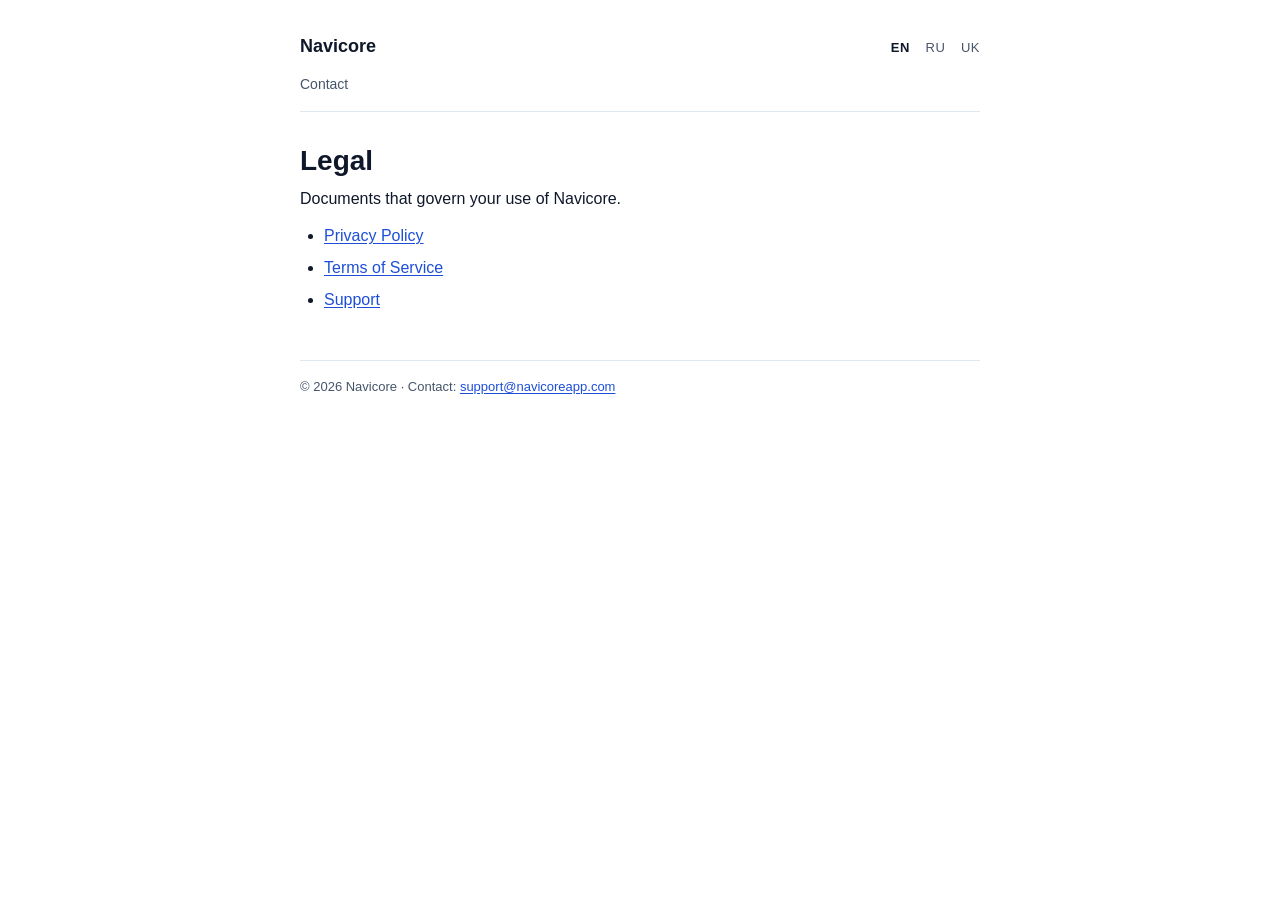
<file: index.html>
<!doctype html>
<html lang="en">
<head>
  <meta charset="utf-8">
  <meta name="viewport" content="width=device-width, initial-scale=1">
  <title>Navicore — Legal</title>
  <link rel="stylesheet" href="style.css">
</head>
<body>
  <main class="container">
    <header>
      <a class="brand" href="./">Navicore</a>
      <nav>
        <a href="mailto:support@navicoreapp.com">Contact</a>
      </nav>
      <div class="langs">
        <a href="en/privacy/" class="active">EN</a>
        <a href="ru/privacy/">RU</a>
        <a href="uk/privacy/">UK</a>
      </div>
    </header>

    <h1>Legal</h1>
    <p>Documents that govern your use of Navicore.</p>

    <ul>
      <li><a href="en/privacy/">Privacy Policy</a></li>
      <li><a href="en/terms/">Terms of Service</a></li>
      <li><a href="en/support/">Support</a></li>
    </ul>

    <footer>
      © 2026 Navicore · Contact:
      <a href="mailto:support@navicoreapp.com">support@navicoreapp.com</a>
    </footer>
  </main>
</body>
</html>
</file>
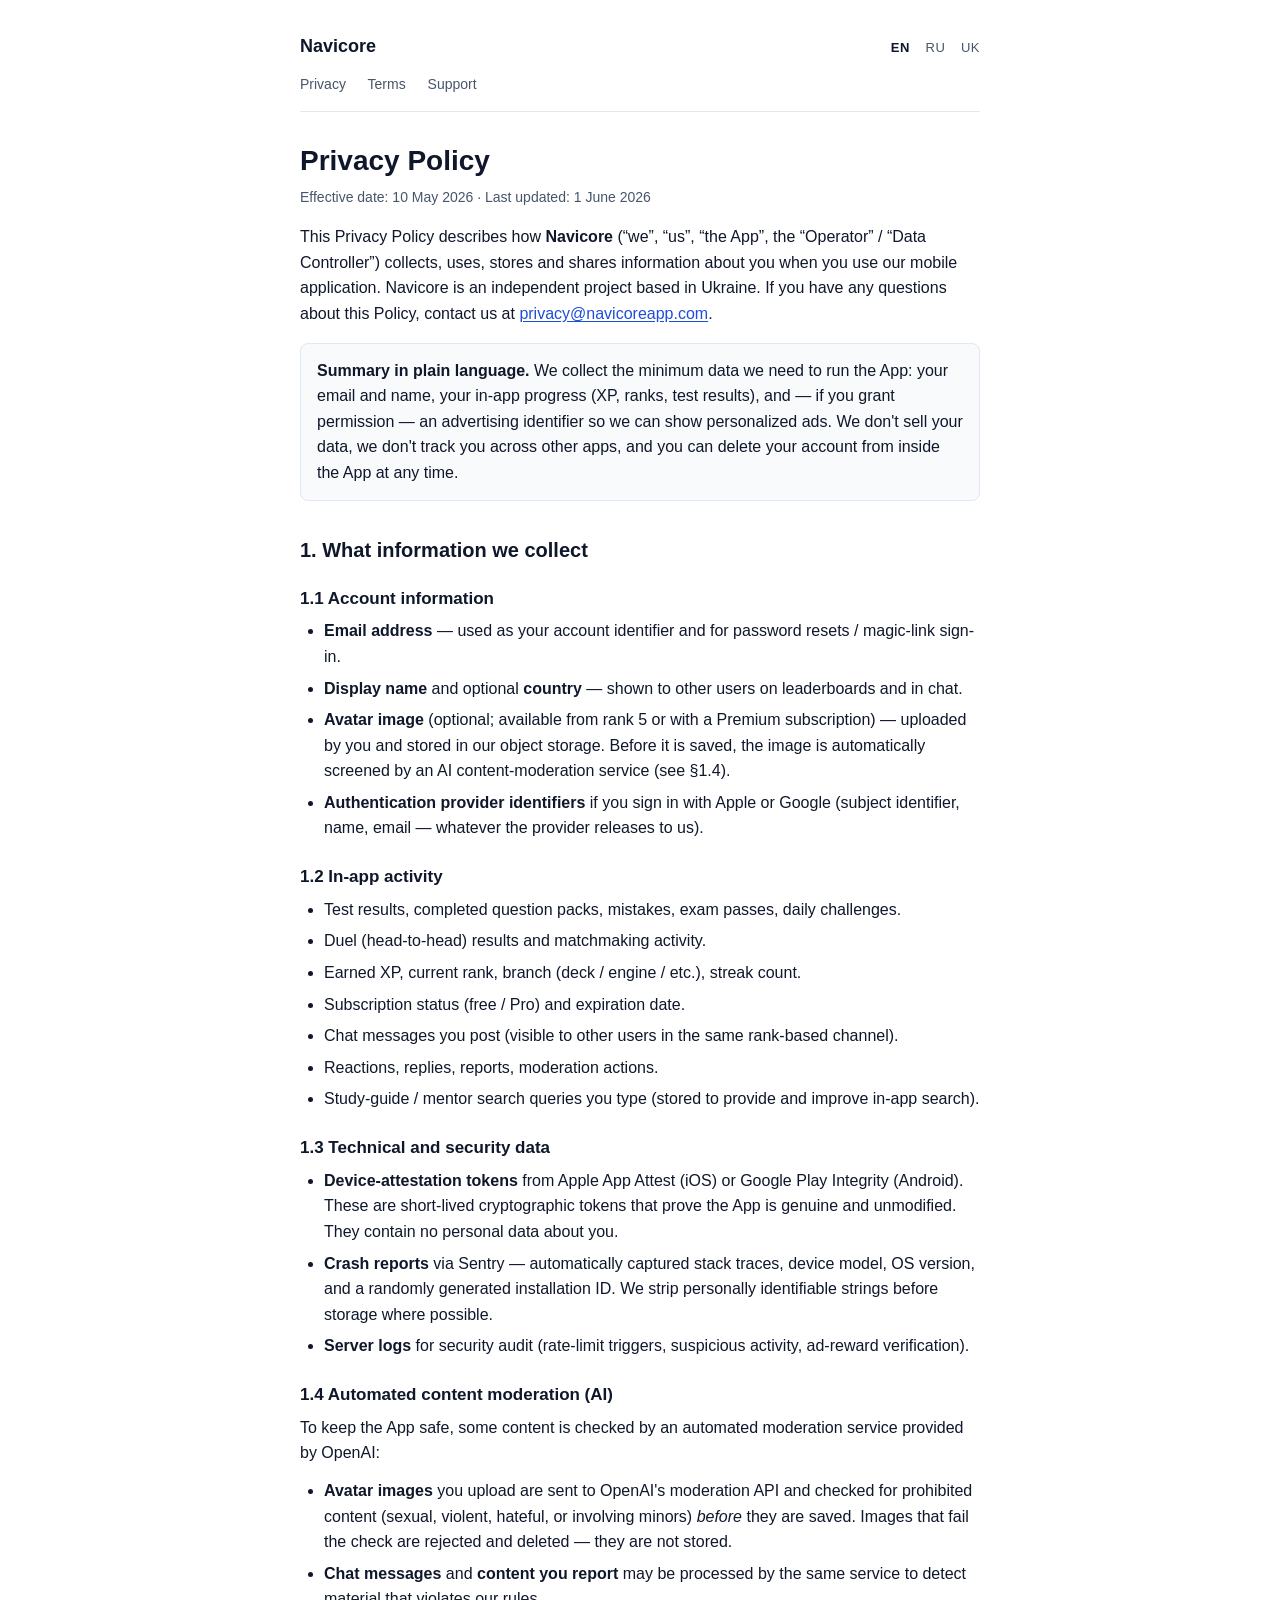
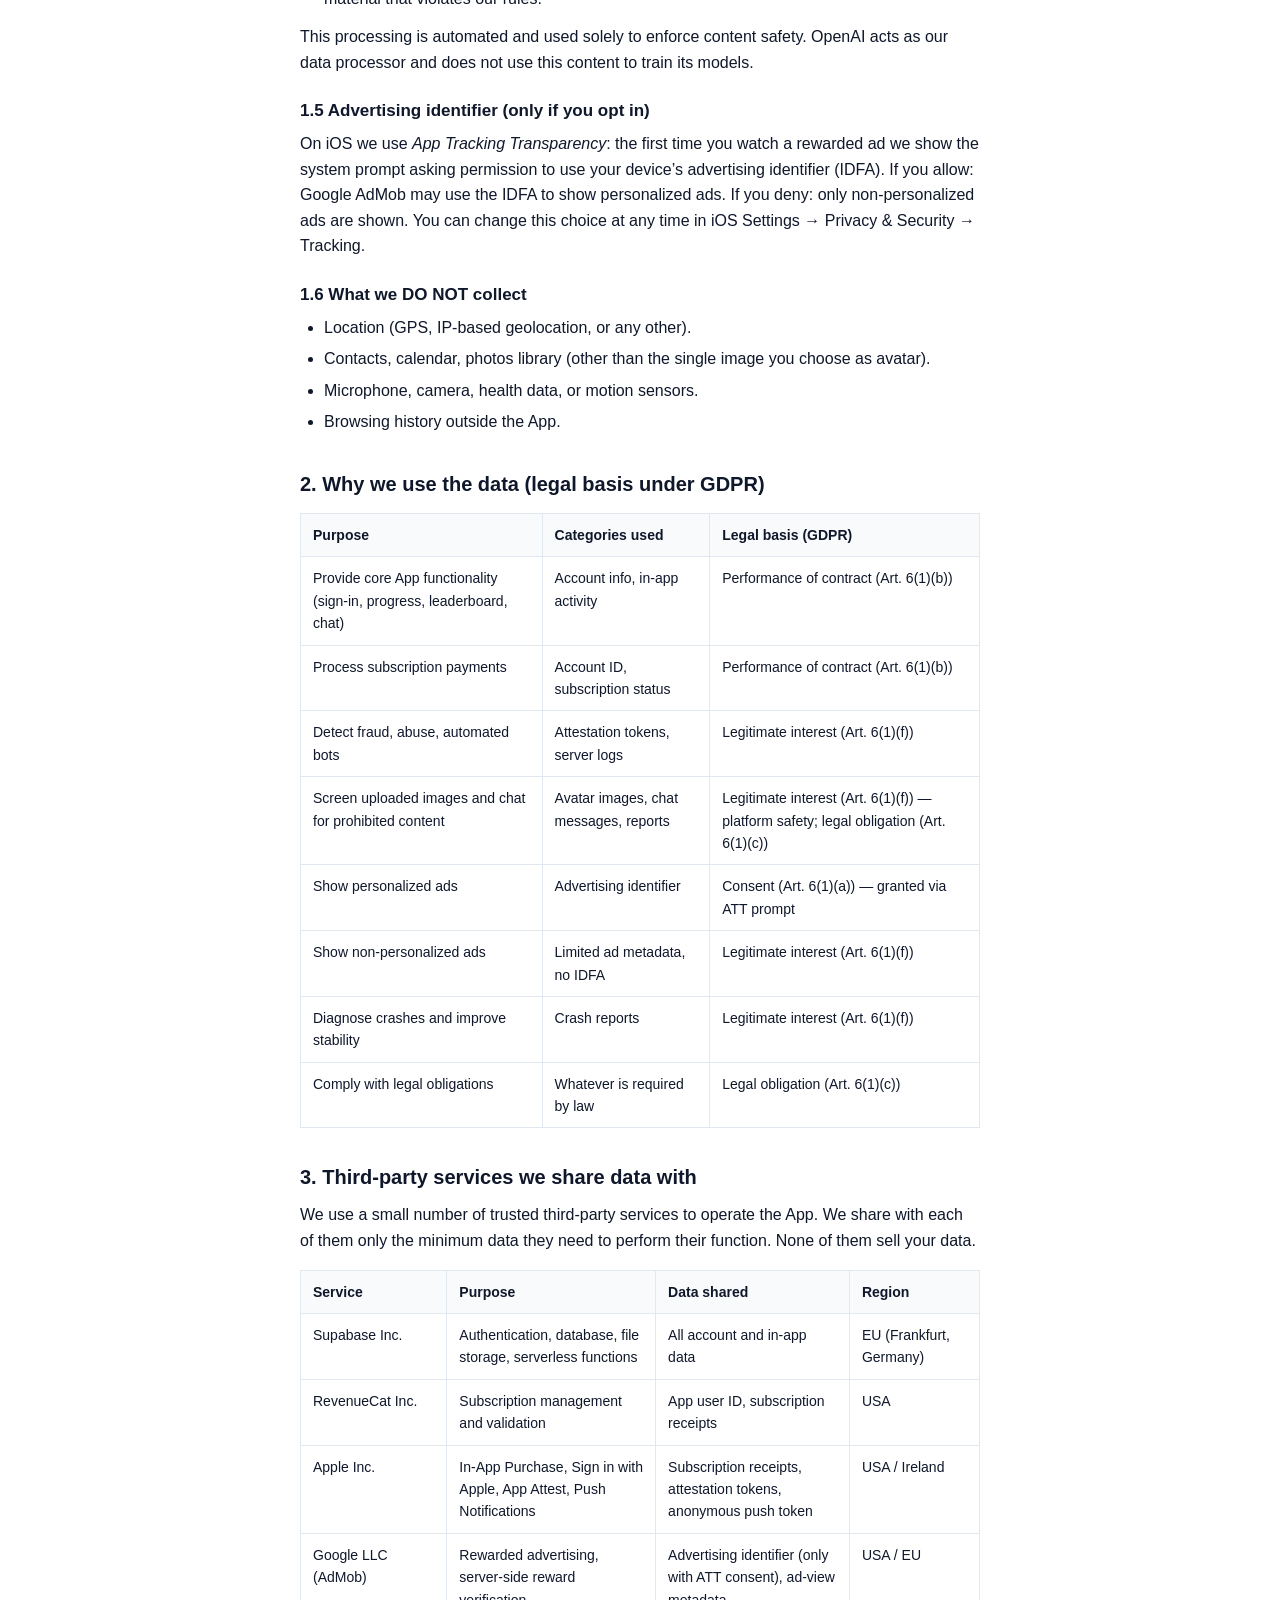
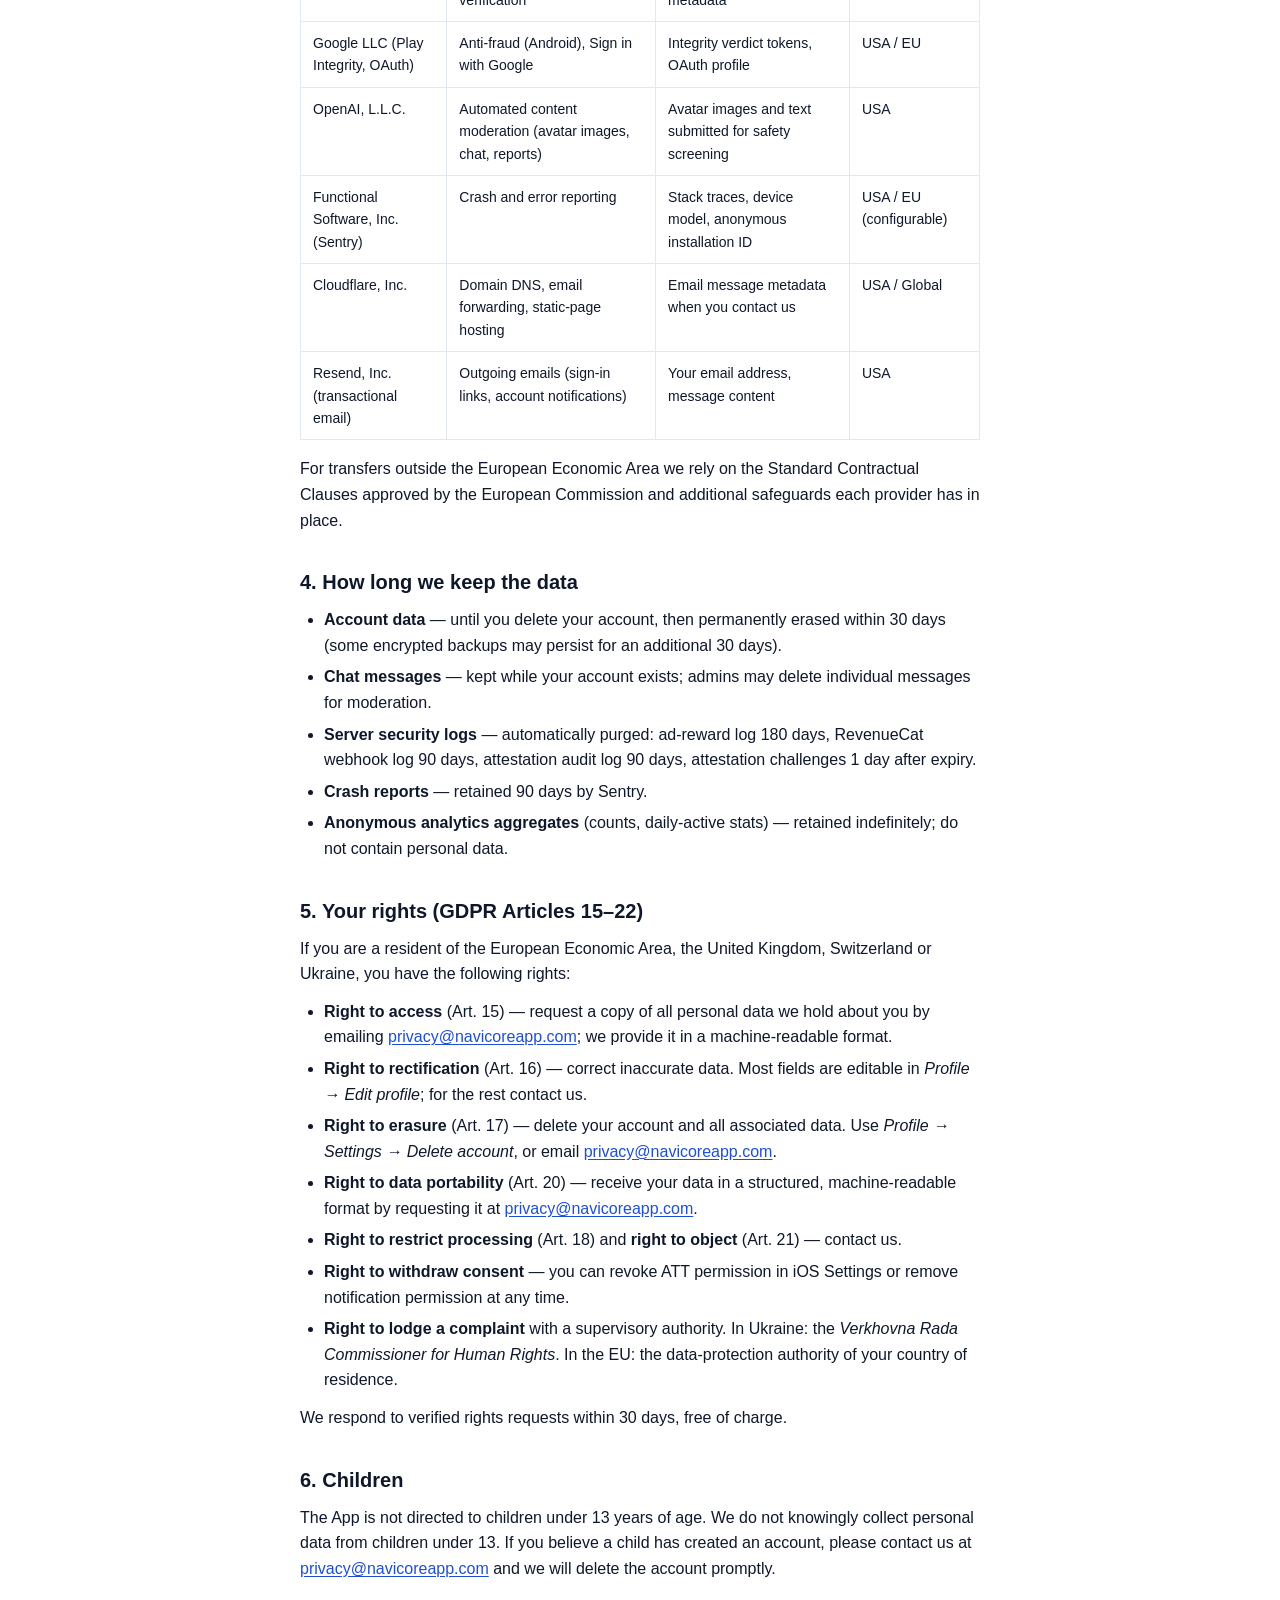
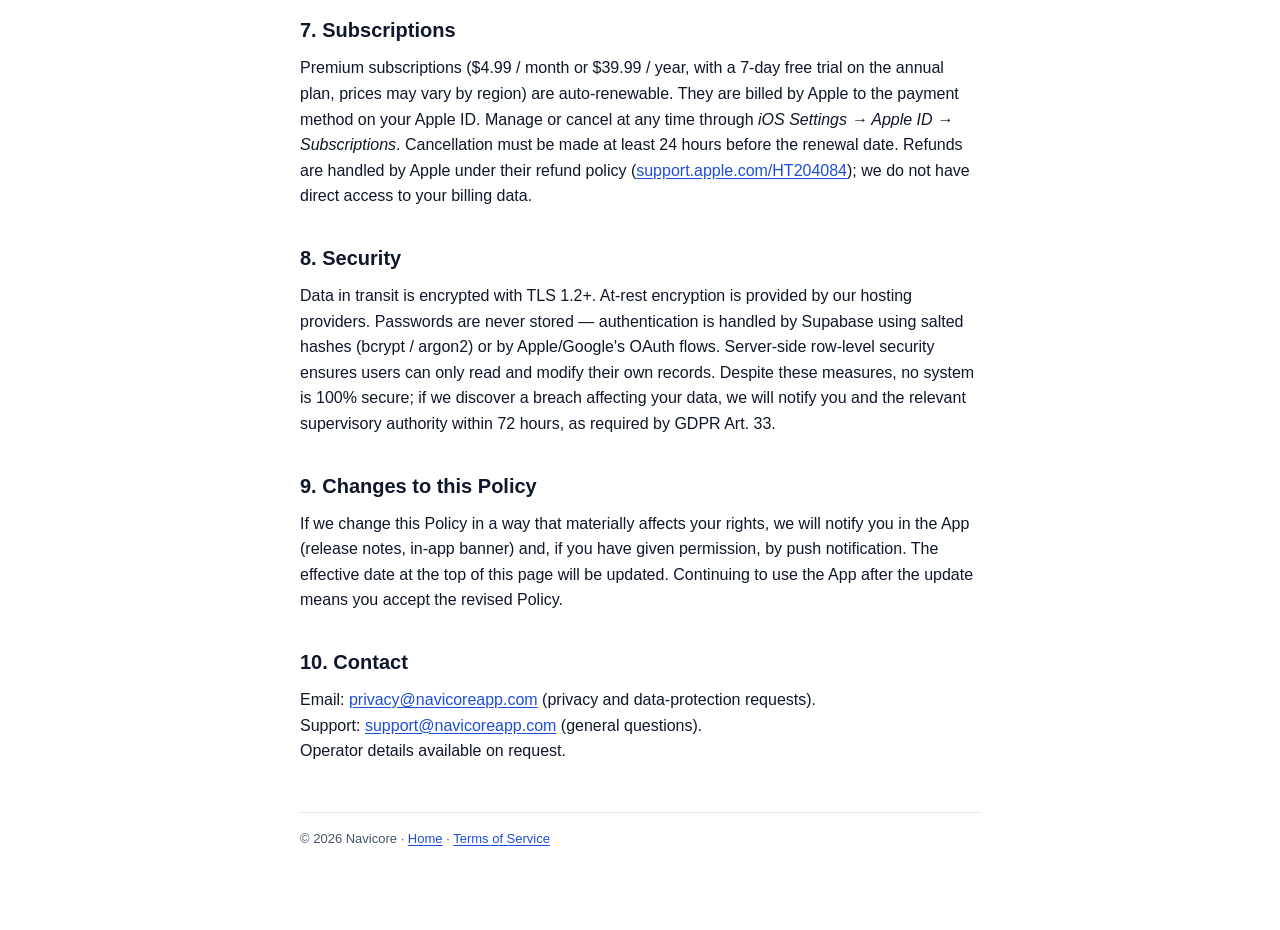
<file: en/privacy/index.html>
<!doctype html>
<html lang="en">
<head>
  <meta charset="utf-8">
  <meta name="viewport" content="width=device-width, initial-scale=1">
  <title>Privacy Policy — Navicore</title>
  <link rel="stylesheet" href="../../style.css">
</head>
<body>
  <main class="container">
    <header>
      <a class="brand" href="../../">Navicore</a>
      <nav>
        <a href="../privacy/">Privacy</a>
        <a href="../terms/">Terms</a>
        <a href="../support/">Support</a>
      </nav>
      <div class="langs">
        <a href="../../en/privacy/" class="active">EN</a>
        <a href="../../ru/privacy/">RU</a>
        <a href="../../uk/privacy/">UK</a>
      </div>
    </header>

    <h1>Privacy Policy</h1>
    <p class="meta">Effective date: 10 May 2026 · Last updated: 1 June 2026</p>

    <p>
      This Privacy Policy describes how <strong>Navicore</strong>
      (“we”, “us”, “the App”, the “Operator” / “Data Controller”) collects,
      uses, stores and shares information about you when you use our mobile
      application. Navicore is an independent project based in Ukraine.
      If you have any questions about this Policy, contact us at
      <a href="mailto:privacy@navicoreapp.com">privacy@navicoreapp.com</a>.
    </p>

    <div class="callout">
      <strong>Summary in plain language.</strong> We collect the minimum data
      we need to run the App: your email and name, your in-app progress
      (XP, ranks, test results), and — if you grant permission — an
      advertising identifier so we can show personalized ads. We don't sell
      your data, we don't track you across other apps, and you can delete
      your account from inside the App at any time.
    </div>

    <h2>1. What information we collect</h2>

    <h3>1.1 Account information</h3>
    <ul>
      <li><strong>Email address</strong> — used as your account identifier and for password resets / magic-link sign-in.</li>
      <li><strong>Display name</strong> and optional <strong>country</strong> — shown to other users on leaderboards and in chat.</li>
      <li><strong>Avatar image</strong> (optional; available from rank 5 or with a Premium subscription) — uploaded by you and stored in our object storage. Before it is saved, the image is automatically screened by an AI content-moderation service (see §1.4).</li>
      <li><strong>Authentication provider identifiers</strong> if you sign in with Apple or Google (subject identifier, name, email — whatever the provider releases to us).</li>
    </ul>

    <h3>1.2 In-app activity</h3>
    <ul>
      <li>Test results, completed question packs, mistakes, exam passes, daily challenges.</li>
      <li>Duel (head-to-head) results and matchmaking activity.</li>
      <li>Earned XP, current rank, branch (deck / engine / etc.), streak count.</li>
      <li>Subscription status (free / Pro) and expiration date.</li>
      <li>Chat messages you post (visible to other users in the same rank-based channel).</li>
      <li>Reactions, replies, reports, moderation actions.</li>
      <li>Study-guide / mentor search queries you type (stored to provide and improve in-app search).</li>
    </ul>

    <h3>1.3 Technical and security data</h3>
    <ul>
      <li><strong>Device-attestation tokens</strong> from Apple App Attest (iOS) or Google Play Integrity (Android). These are short-lived cryptographic tokens that prove the App is genuine and unmodified. They contain no personal data about you.</li>
      <li><strong>Crash reports</strong> via Sentry — automatically captured stack traces, device model, OS version, and a randomly generated installation ID. We strip personally identifiable strings before storage where possible.</li>
      <li><strong>Server logs</strong> for security audit (rate-limit triggers, suspicious activity, ad-reward verification).</li>
    </ul>

    <h3>1.4 Automated content moderation (AI)</h3>
    <p>
      To keep the App safe, some content is checked by an automated
      moderation service provided by OpenAI:
    </p>
    <ul>
      <li><strong>Avatar images</strong> you upload are sent to OpenAI's moderation API and checked for prohibited content (sexual, violent, hateful, or involving minors) <em>before</em> they are saved. Images that fail the check are rejected and deleted — they are not stored.</li>
      <li><strong>Chat messages</strong> and <strong>content you report</strong> may be processed by the same service to detect material that violates our rules.</li>
    </ul>
    <p>
      This processing is automated and used solely to enforce content
      safety. OpenAI acts as our data processor and does not use this
      content to train its models.
    </p>

    <h3>1.5 Advertising identifier (only if you opt in)</h3>
    <p>
      On iOS we use <em>App Tracking Transparency</em>: the first time you
      watch a rewarded ad we show the system prompt asking permission to
      use your device’s advertising identifier (IDFA). If you allow:
      Google AdMob may use the IDFA to show personalized ads. If you deny:
      only non-personalized ads are shown. You can change this choice at
      any time in iOS Settings → Privacy &amp; Security → Tracking.
    </p>

    <h3>1.6 What we DO NOT collect</h3>
    <ul>
      <li>Location (GPS, IP-based geolocation, or any other).</li>
      <li>Contacts, calendar, photos library (other than the single image you choose as avatar).</li>
      <li>Microphone, camera, health data, or motion sensors.</li>
      <li>Browsing history outside the App.</li>
    </ul>

    <h2>2. Why we use the data (legal basis under GDPR)</h2>

    <table>
      <thead>
        <tr><th>Purpose</th><th>Categories used</th><th>Legal basis (GDPR)</th></tr>
      </thead>
      <tbody>
        <tr>
          <td>Provide core App functionality (sign-in, progress, leaderboard, chat)</td>
          <td>Account info, in-app activity</td>
          <td>Performance of contract (Art. 6(1)(b))</td>
        </tr>
        <tr>
          <td>Process subscription payments</td>
          <td>Account ID, subscription status</td>
          <td>Performance of contract (Art. 6(1)(b))</td>
        </tr>
        <tr>
          <td>Detect fraud, abuse, automated bots</td>
          <td>Attestation tokens, server logs</td>
          <td>Legitimate interest (Art. 6(1)(f))</td>
        </tr>
        <tr>
          <td>Screen uploaded images and chat for prohibited content</td>
          <td>Avatar images, chat messages, reports</td>
          <td>Legitimate interest (Art. 6(1)(f)) — platform safety; legal obligation (Art. 6(1)(c))</td>
        </tr>
        <tr>
          <td>Show personalized ads</td>
          <td>Advertising identifier</td>
          <td>Consent (Art. 6(1)(a)) — granted via ATT prompt</td>
        </tr>
        <tr>
          <td>Show non-personalized ads</td>
          <td>Limited ad metadata, no IDFA</td>
          <td>Legitimate interest (Art. 6(1)(f))</td>
        </tr>
        <tr>
          <td>Diagnose crashes and improve stability</td>
          <td>Crash reports</td>
          <td>Legitimate interest (Art. 6(1)(f))</td>
        </tr>
        <tr>
          <td>Comply with legal obligations</td>
          <td>Whatever is required by law</td>
          <td>Legal obligation (Art. 6(1)(c))</td>
        </tr>
      </tbody>
    </table>

    <h2>3. Third-party services we share data with</h2>

    <p>
      We use a small number of trusted third-party services to operate the
      App. We share with each of them only the minimum data they need to
      perform their function. None of them sell your data.
    </p>

    <table>
      <thead>
        <tr><th>Service</th><th>Purpose</th><th>Data shared</th><th>Region</th></tr>
      </thead>
      <tbody>
        <tr>
          <td>Supabase Inc.</td>
          <td>Authentication, database, file storage, serverless functions</td>
          <td>All account and in-app data</td>
          <td>EU (Frankfurt, Germany)</td>
        </tr>
        <tr>
          <td>RevenueCat Inc.</td>
          <td>Subscription management and validation</td>
          <td>App user ID, subscription receipts</td>
          <td>USA</td>
        </tr>
        <tr>
          <td>Apple Inc.</td>
          <td>In-App Purchase, Sign in with Apple, App Attest, Push Notifications</td>
          <td>Subscription receipts, attestation tokens, anonymous push token</td>
          <td>USA / Ireland</td>
        </tr>
        <tr>
          <td>Google LLC (AdMob)</td>
          <td>Rewarded advertising, server-side reward verification</td>
          <td>Advertising identifier (only with ATT consent), ad-view metadata</td>
          <td>USA / EU</td>
        </tr>
        <tr>
          <td>Google LLC (Play Integrity, OAuth)</td>
          <td>Anti-fraud (Android), Sign in with Google</td>
          <td>Integrity verdict tokens, OAuth profile</td>
          <td>USA / EU</td>
        </tr>
        <tr>
          <td>OpenAI, L.L.C.</td>
          <td>Automated content moderation (avatar images, chat, reports)</td>
          <td>Avatar images and text submitted for safety screening</td>
          <td>USA</td>
        </tr>
        <tr>
          <td>Functional Software, Inc. (Sentry)</td>
          <td>Crash and error reporting</td>
          <td>Stack traces, device model, anonymous installation ID</td>
          <td>USA / EU (configurable)</td>
        </tr>
        <tr>
          <td>Cloudflare, Inc.</td>
          <td>Domain DNS, email forwarding, static-page hosting</td>
          <td>Email message metadata when you contact us</td>
          <td>USA / Global</td>
        </tr>
        <tr>
          <td>Resend, Inc. (transactional email)</td>
          <td>Outgoing emails (sign-in links, account notifications)</td>
          <td>Your email address, message content</td>
          <td>USA</td>
        </tr>
      </tbody>
    </table>

    <p>
      For transfers outside the European Economic Area we rely on the
      Standard Contractual Clauses approved by the European Commission and
      additional safeguards each provider has in place.
    </p>

    <h2>4. How long we keep the data</h2>
    <ul>
      <li><strong>Account data</strong> — until you delete your account, then permanently erased within 30 days (some encrypted backups may persist for an additional 30 days).</li>
      <li><strong>Chat messages</strong> — kept while your account exists; admins may delete individual messages for moderation.</li>
      <li><strong>Server security logs</strong> — automatically purged: ad-reward log 180 days, RevenueCat webhook log 90 days, attestation audit log 90 days, attestation challenges 1 day after expiry.</li>
      <li><strong>Crash reports</strong> — retained 90 days by Sentry.</li>
      <li><strong>Anonymous analytics aggregates</strong> (counts, daily-active stats) — retained indefinitely; do not contain personal data.</li>
    </ul>

    <h2>5. Your rights (GDPR Articles 15–22)</h2>

    <p>If you are a resident of the European Economic Area, the United Kingdom, Switzerland or Ukraine, you have the following rights:</p>

    <ul>
      <li><strong>Right to access</strong> (Art. 15) — request a copy of all personal data we hold about you by emailing <a href="mailto:privacy@navicoreapp.com">privacy@navicoreapp.com</a>; we provide it in a machine-readable format.</li>
      <li><strong>Right to rectification</strong> (Art. 16) — correct inaccurate data. Most fields are editable in <em>Profile → Edit profile</em>; for the rest contact us.</li>
      <li><strong>Right to erasure</strong> (Art. 17) — delete your account and all associated data. Use <em>Profile → Settings → Delete account</em>, or email <a href="mailto:privacy@navicoreapp.com">privacy@navicoreapp.com</a>.</li>
      <li><strong>Right to data portability</strong> (Art. 20) — receive your data in a structured, machine-readable format by requesting it at <a href="mailto:privacy@navicoreapp.com">privacy@navicoreapp.com</a>.</li>
      <li><strong>Right to restrict processing</strong> (Art. 18) and <strong>right to object</strong> (Art. 21) — contact us.</li>
      <li><strong>Right to withdraw consent</strong> — you can revoke ATT permission in iOS Settings or remove notification permission at any time.</li>
      <li><strong>Right to lodge a complaint</strong> with a supervisory authority. In Ukraine: the <em>Verkhovna Rada Commissioner for Human Rights</em>. In the EU: the data-protection authority of your country of residence.</li>
    </ul>

    <p>We respond to verified rights requests within 30 days, free of charge.</p>

    <h2>6. Children</h2>
    <p>
      The App is not directed to children under 13 years of age. We do not
      knowingly collect personal data from children under 13. If you believe
      a child has created an account, please contact us at
      <a href="mailto:privacy@navicoreapp.com">privacy@navicoreapp.com</a>
      and we will delete the account promptly.
    </p>

    <h2>7. Subscriptions</h2>
    <p>
      Premium subscriptions ($4.99 / month or $39.99 / year, with a 7-day
      free trial on the annual plan, prices may vary by region) are
      auto-renewable. They are billed by Apple to the payment method on
      your Apple ID. Manage or cancel at any time through
      <em>iOS Settings → Apple ID → Subscriptions</em>. Cancellation must
      be made at least 24 hours before the renewal date. Refunds are
      handled by Apple under their refund policy
      (<a href="https://support.apple.com/en-us/HT204084">support.apple.com/HT204084</a>);
      we do not have direct access to your billing data.
    </p>

    <h2>8. Security</h2>
    <p>
      Data in transit is encrypted with TLS 1.2+. At-rest encryption is
      provided by our hosting providers. Passwords are never stored —
      authentication is handled by Supabase using salted hashes (bcrypt /
      argon2) or by Apple/Google's OAuth flows. Server-side row-level
      security ensures users can only read and modify their own records.
      Despite these measures, no system is 100% secure; if we discover a
      breach affecting your data, we will notify you and the relevant
      supervisory authority within 72 hours, as required by GDPR Art. 33.
    </p>

    <h2>9. Changes to this Policy</h2>
    <p>
      If we change this Policy in a way that materially affects your
      rights, we will notify you in the App (release notes, in-app banner)
      and, if you have given permission, by push notification. The
      effective date at the top of this page will be updated. Continuing
      to use the App after the update means you accept the revised Policy.
    </p>

    <h2>10. Contact</h2>
    <p>
      Email: <a href="mailto:privacy@navicoreapp.com">privacy@navicoreapp.com</a>
      (privacy and data-protection requests).<br>
      Support: <a href="mailto:support@navicoreapp.com">support@navicoreapp.com</a>
      (general questions).<br>
      Operator details available on request.
    </p>

    <footer>
      © 2026 Navicore · <a href="../../">Home</a> ·
      <a href="../terms/">Terms of Service</a>
    </footer>
  </main>
</body>
</html>
</file>
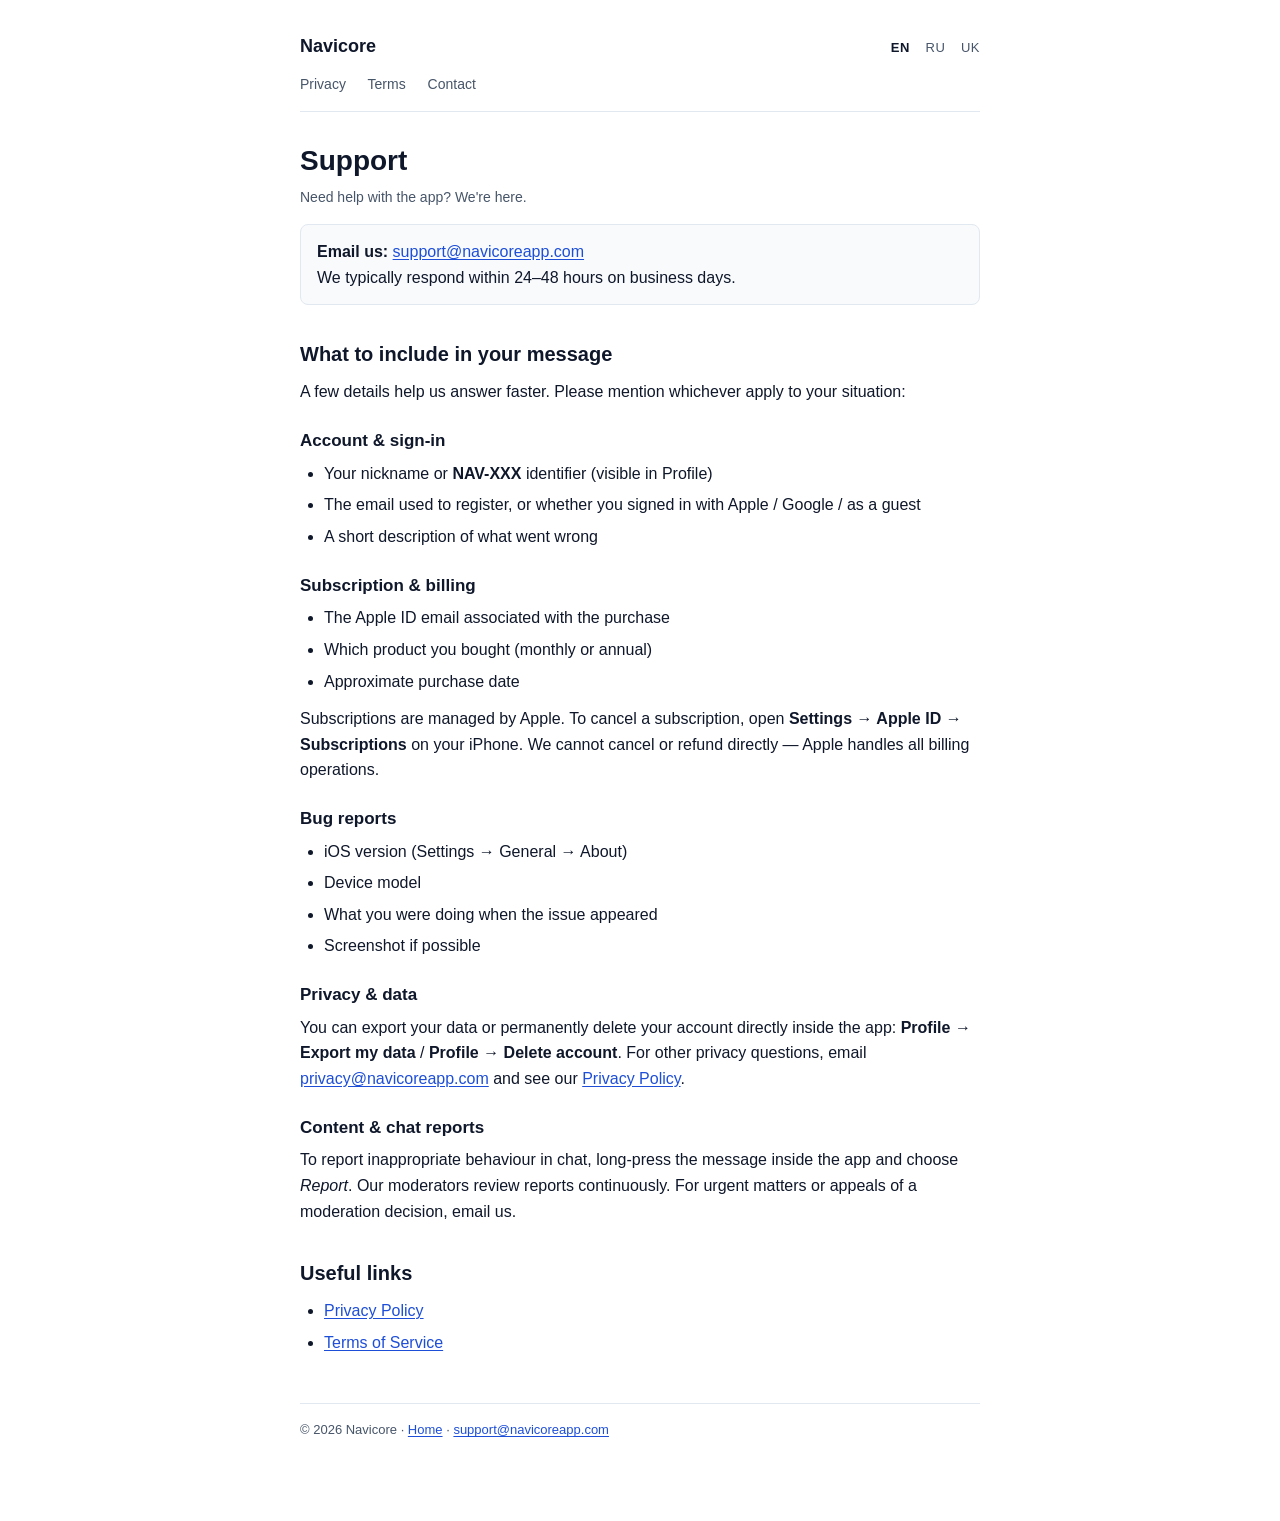
<file: en/support/index.html>
<!doctype html>
<html lang="en">
<head>
  <meta charset="utf-8">
  <meta name="viewport" content="width=device-width, initial-scale=1">
  <title>Support — Navicore</title>
  <link rel="stylesheet" href="../../style.css">
</head>
<body>
  <main class="container">
    <header>
      <a class="brand" href="../../">Navicore</a>
      <nav>
        <a href="../privacy/">Privacy</a>
        <a href="../terms/">Terms</a>
        <a href="mailto:support@navicoreapp.com">Contact</a>
      </nav>
      <div class="langs">
        <a href="../../en/support/" class="active">EN</a>
        <a href="../../ru/support/">RU</a>
        <a href="../../uk/support/">UK</a>
      </div>
    </header>

    <h1>Support</h1>
    <p class="meta">Need help with the app? We're here.</p>

    <div class="callout">
      <strong>Email us:</strong>
      <a href="mailto:support@navicoreapp.com">support@navicoreapp.com</a><br>
      We typically respond within 24&ndash;48 hours on business days.
    </div>

    <h2>What to include in your message</h2>
    <p>
      A few details help us answer faster. Please mention whichever apply
      to your situation:
    </p>

    <h3>Account &amp; sign-in</h3>
    <ul>
      <li>Your nickname or <strong>NAV-XXX</strong> identifier (visible in Profile)</li>
      <li>The email used to register, or whether you signed in with Apple / Google / as a guest</li>
      <li>A short description of what went wrong</li>
    </ul>

    <h3>Subscription &amp; billing</h3>
    <ul>
      <li>The Apple ID email associated with the purchase</li>
      <li>Which product you bought (monthly or annual)</li>
      <li>Approximate purchase date</li>
    </ul>
    <p>
      Subscriptions are managed by Apple. To cancel a subscription, open
      <strong>Settings &rarr; Apple ID &rarr; Subscriptions</strong> on your
      iPhone. We cannot cancel or refund directly &mdash; Apple handles all
      billing operations.
    </p>

    <h3>Bug reports</h3>
    <ul>
      <li>iOS version (Settings &rarr; General &rarr; About)</li>
      <li>Device model</li>
      <li>What you were doing when the issue appeared</li>
      <li>Screenshot if possible</li>
    </ul>

    <h3>Privacy &amp; data</h3>
    <p>
      You can export your data or permanently delete your account directly
      inside the app: <strong>Profile &rarr; Export my data</strong> /
      <strong>Profile &rarr; Delete account</strong>. For other privacy
      questions, email
      <a href="mailto:privacy@navicoreapp.com">privacy@navicoreapp.com</a>
      and see our <a href="../privacy/">Privacy Policy</a>.
    </p>

    <h3>Content &amp; chat reports</h3>
    <p>
      To report inappropriate behaviour in chat, long-press the message
      inside the app and choose <em>Report</em>. Our moderators review
      reports continuously. For urgent matters or appeals of a moderation
      decision, email us.
    </p>

    <h2>Useful links</h2>
    <ul>
      <li><a href="../privacy/">Privacy Policy</a></li>
      <li><a href="../terms/">Terms of Service</a></li>
    </ul>

    <footer>
      &copy; 2026 Navicore &middot; <a href="../../">Home</a> &middot;
      <a href="mailto:support@navicoreapp.com">support@navicoreapp.com</a>
    </footer>
  </main>
</body>
</html>
</file>
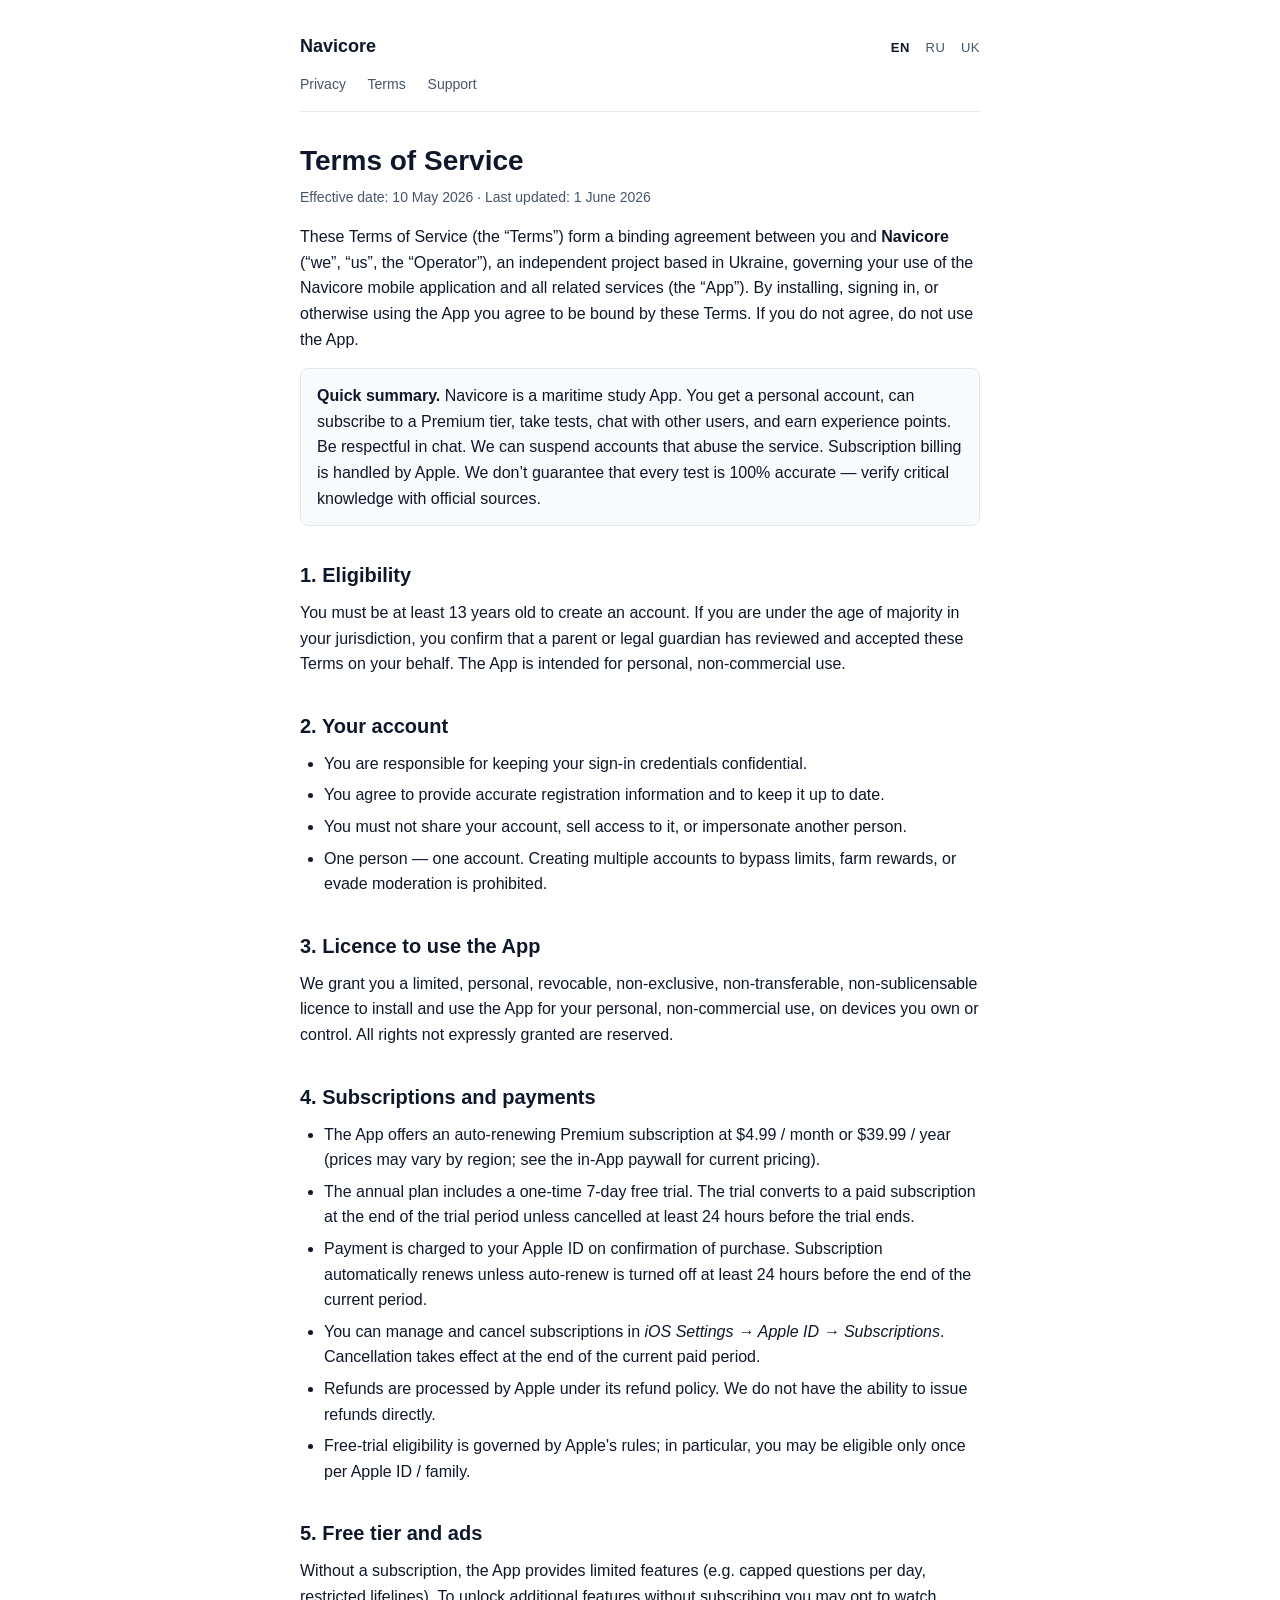
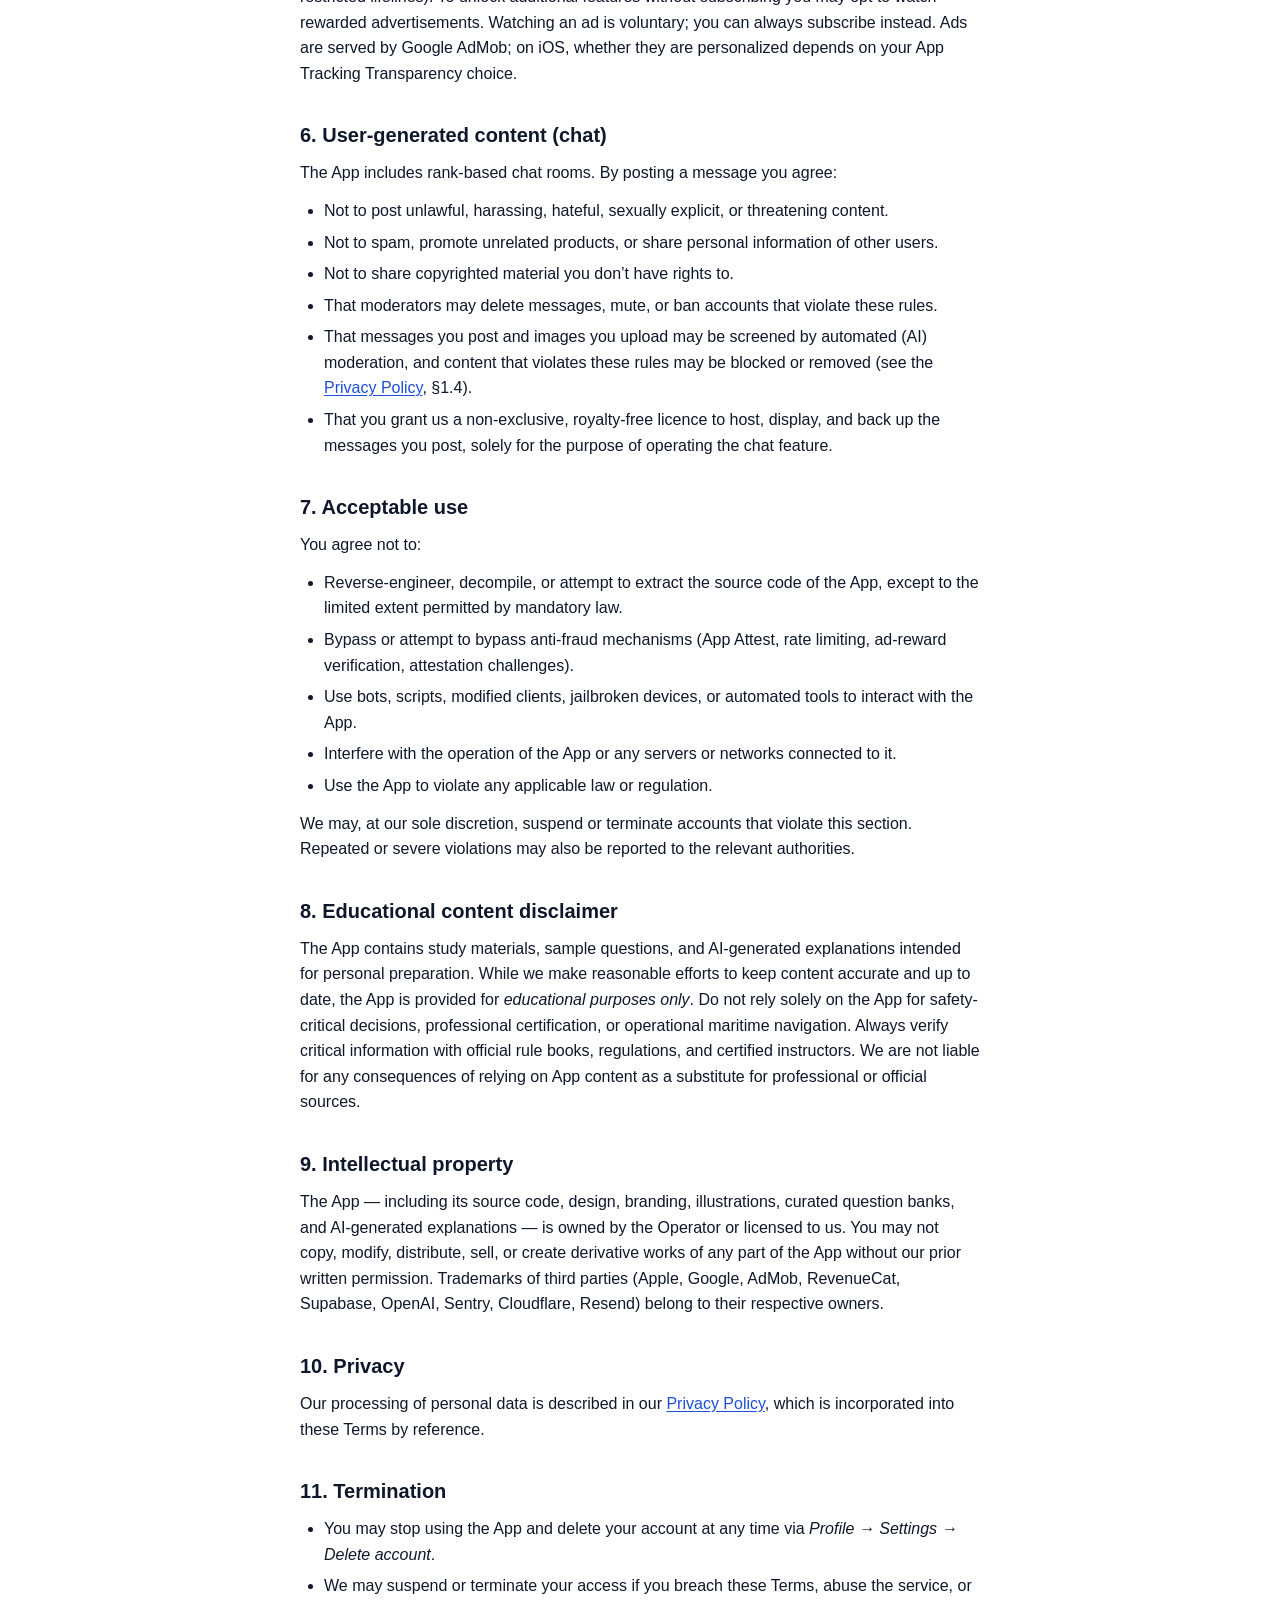
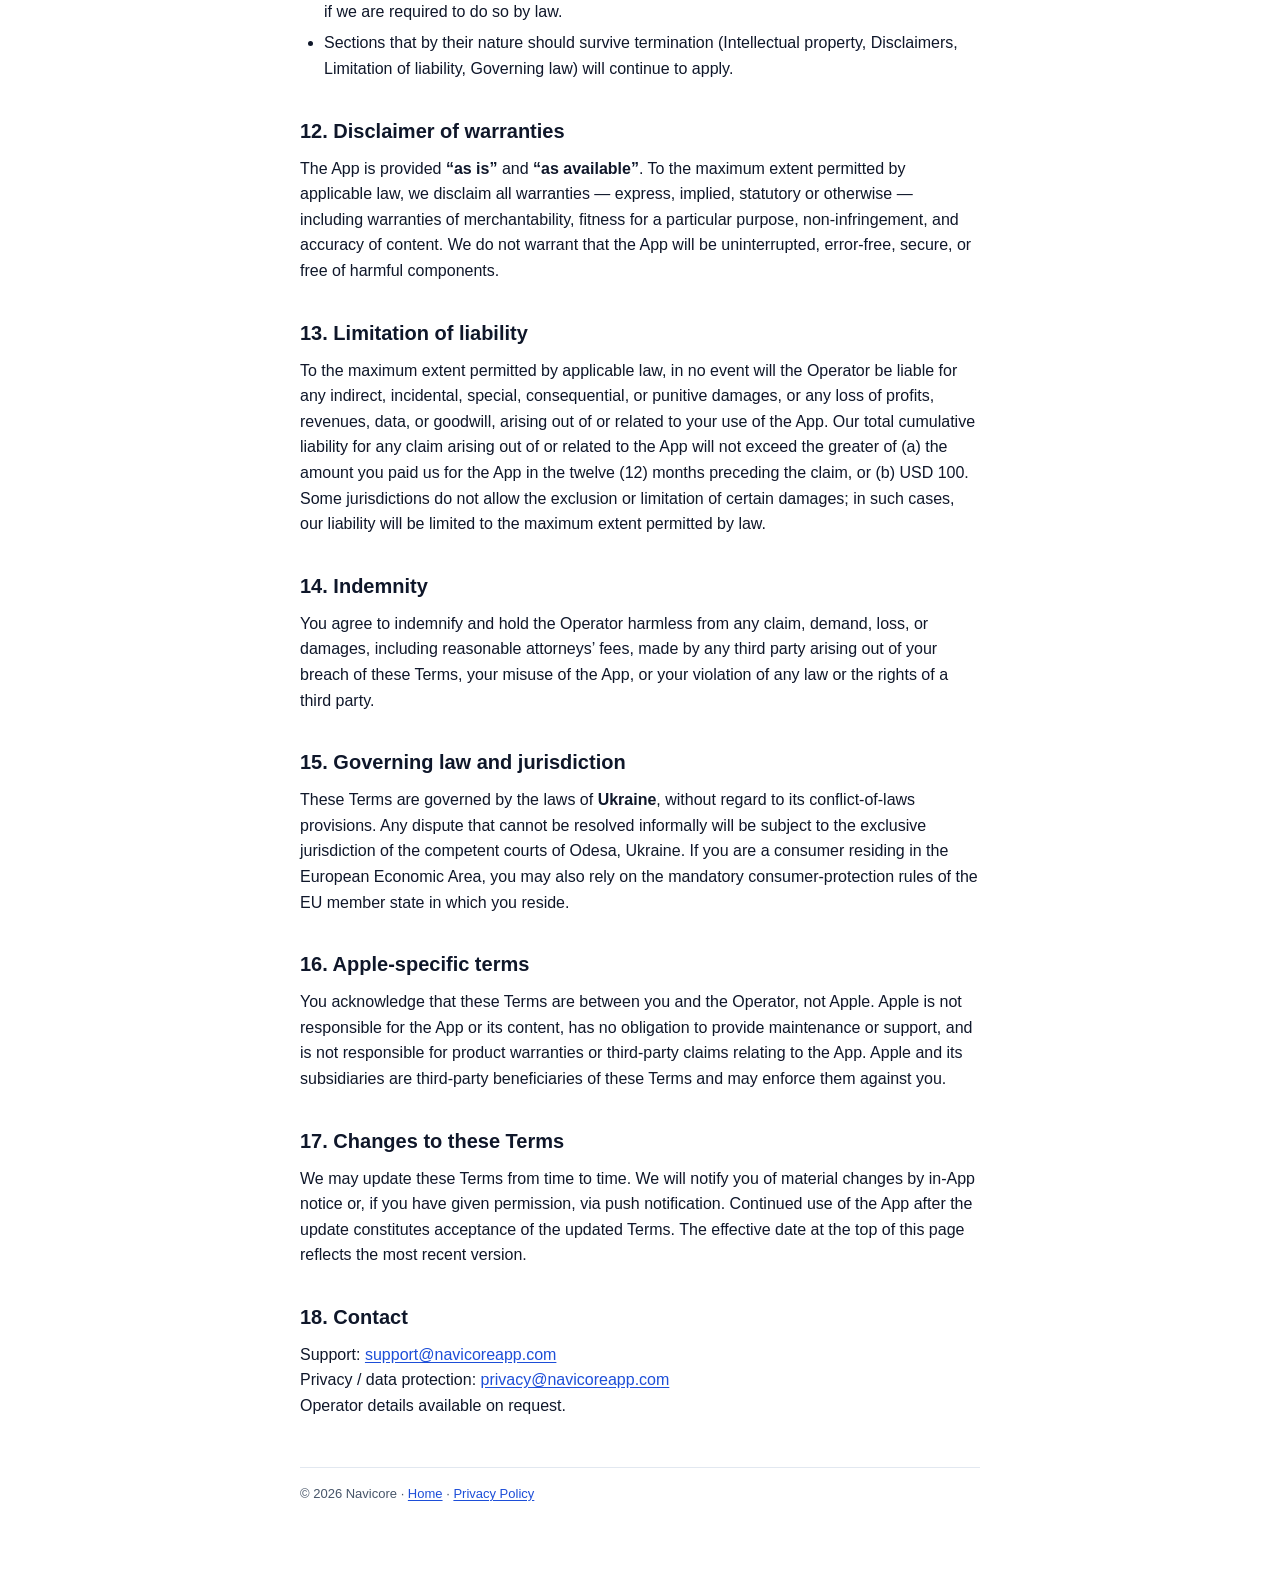
<file: en/terms/index.html>
<!doctype html>
<html lang="en">
<head>
  <meta charset="utf-8">
  <meta name="viewport" content="width=device-width, initial-scale=1">
  <title>Terms of Service — Navicore</title>
  <link rel="stylesheet" href="../../style.css">
</head>
<body>
  <main class="container">
    <header>
      <a class="brand" href="../../">Navicore</a>
      <nav>
        <a href="../privacy/">Privacy</a>
        <a href="../terms/">Terms</a>
        <a href="../support/">Support</a>
      </nav>
      <div class="langs">
        <a href="../../en/terms/" class="active">EN</a>
        <a href="../../ru/terms/">RU</a>
        <a href="../../uk/terms/">UK</a>
      </div>
    </header>

    <h1>Terms of Service</h1>
    <p class="meta">Effective date: 10 May 2026 · Last updated: 1 June 2026</p>

    <p>
      These Terms of Service (the “Terms”) form a binding agreement between
      you and <strong>Navicore</strong> (“we”, “us”, the “Operator”), an
      independent project based in Ukraine, governing your use of the
      Navicore mobile application and all related services (the “App”).
      By installing, signing in, or otherwise using the App you agree to be
      bound by these Terms. If you do not agree, do not use the App.
    </p>

    <div class="callout">
      <strong>Quick summary.</strong> Navicore is a maritime study App.
      You get a personal account, can subscribe to a Premium tier, take
      tests, chat with other users, and earn experience points. Be
      respectful in chat. We can suspend accounts that abuse the service.
      Subscription billing is handled by Apple. We don’t guarantee that
      every test is 100% accurate — verify critical knowledge with
      official sources.
    </div>

    <h2>1. Eligibility</h2>
    <p>
      You must be at least 13 years old to create an account. If you are
      under the age of majority in your jurisdiction, you confirm that a
      parent or legal guardian has reviewed and accepted these Terms on
      your behalf. The App is intended for personal, non-commercial use.
    </p>

    <h2>2. Your account</h2>
    <ul>
      <li>You are responsible for keeping your sign-in credentials confidential.</li>
      <li>You agree to provide accurate registration information and to keep it up to date.</li>
      <li>You must not share your account, sell access to it, or impersonate another person.</li>
      <li>One person — one account. Creating multiple accounts to bypass limits, farm rewards, or evade moderation is prohibited.</li>
    </ul>

    <h2>3. Licence to use the App</h2>
    <p>
      We grant you a limited, personal, revocable, non-exclusive,
      non-transferable, non-sublicensable licence to install and use the
      App for your personal, non-commercial use, on devices you own or
      control. All rights not expressly granted are reserved.
    </p>

    <h2>4. Subscriptions and payments</h2>
    <ul>
      <li>The App offers an auto-renewing Premium subscription at $4.99 / month or $39.99 / year (prices may vary by region; see the in-App paywall for current pricing).</li>
      <li>The annual plan includes a one-time 7-day free trial. The trial converts to a paid subscription at the end of the trial period unless cancelled at least 24 hours before the trial ends.</li>
      <li>Payment is charged to your Apple ID on confirmation of purchase. Subscription automatically renews unless auto-renew is turned off at least 24 hours before the end of the current period.</li>
      <li>You can manage and cancel subscriptions in <em>iOS Settings → Apple ID → Subscriptions</em>. Cancellation takes effect at the end of the current paid period.</li>
      <li>Refunds are processed by Apple under its refund policy. We do not have the ability to issue refunds directly.</li>
      <li>Free-trial eligibility is governed by Apple's rules; in particular, you may be eligible only once per Apple ID / family.</li>
    </ul>

    <h2>5. Free tier and ads</h2>
    <p>
      Without a subscription, the App provides limited features (e.g.
      capped questions per day, restricted lifelines). To unlock additional
      features without subscribing you may opt to watch rewarded
      advertisements. Watching an ad is voluntary; you can always
      subscribe instead. Ads are served by Google AdMob; on iOS, whether
      they are personalized depends on your App Tracking Transparency
      choice.
    </p>

    <h2>6. User-generated content (chat)</h2>
    <p>
      The App includes rank-based chat rooms. By posting a message you
      agree:
    </p>
    <ul>
      <li>Not to post unlawful, harassing, hateful, sexually explicit, or threatening content.</li>
      <li>Not to spam, promote unrelated products, or share personal information of other users.</li>
      <li>Not to share copyrighted material you don’t have rights to.</li>
      <li>That moderators may delete messages, mute, or ban accounts that violate these rules.</li>
      <li>That messages you post and images you upload may be screened by automated (AI) moderation, and content that violates these rules may be blocked or removed (see the <a href="../privacy/">Privacy Policy</a>, §1.4).</li>
      <li>That you grant us a non-exclusive, royalty-free licence to host, display, and back up the messages you post, solely for the purpose of operating the chat feature.</li>
    </ul>

    <h2>7. Acceptable use</h2>
    <p>You agree not to:</p>
    <ul>
      <li>Reverse-engineer, decompile, or attempt to extract the source code of the App, except to the limited extent permitted by mandatory law.</li>
      <li>Bypass or attempt to bypass anti-fraud mechanisms (App Attest, rate limiting, ad-reward verification, attestation challenges).</li>
      <li>Use bots, scripts, modified clients, jailbroken devices, or automated tools to interact with the App.</li>
      <li>Interfere with the operation of the App or any servers or networks connected to it.</li>
      <li>Use the App to violate any applicable law or regulation.</li>
    </ul>
    <p>
      We may, at our sole discretion, suspend or terminate accounts that
      violate this section. Repeated or severe violations may also be
      reported to the relevant authorities.
    </p>

    <h2>8. Educational content disclaimer</h2>
    <p>
      The App contains study materials, sample questions, and AI-generated
      explanations intended for personal preparation. While we make
      reasonable efforts to keep content accurate and up to date, the App
      is provided for <em>educational purposes only</em>. Do not rely
      solely on the App for safety-critical decisions, professional
      certification, or operational maritime navigation. Always verify
      critical information with official rule books, regulations, and
      certified instructors. We are not liable for any consequences of
      relying on App content as a substitute for professional or official
      sources.
    </p>

    <h2>9. Intellectual property</h2>
    <p>
      The App — including its source code, design, branding, illustrations,
      curated question banks, and AI-generated explanations — is owned by
      the Operator or licensed to us. You may not copy, modify, distribute,
      sell, or create derivative works of any part of the App without our
      prior written permission. Trademarks of third parties (Apple, Google,
      AdMob, RevenueCat, Supabase, OpenAI, Sentry, Cloudflare, Resend) belong to
      their respective owners.
    </p>

    <h2>10. Privacy</h2>
    <p>
      Our processing of personal data is described in our
      <a href="../privacy/">Privacy Policy</a>, which is incorporated
      into these Terms by reference.
    </p>

    <h2>11. Termination</h2>
    <ul>
      <li>You may stop using the App and delete your account at any time via <em>Profile → Settings → Delete account</em>.</li>
      <li>We may suspend or terminate your access if you breach these Terms, abuse the service, or if we are required to do so by law.</li>
      <li>Sections that by their nature should survive termination (Intellectual property, Disclaimers, Limitation of liability, Governing law) will continue to apply.</li>
    </ul>

    <h2>12. Disclaimer of warranties</h2>
    <p>
      The App is provided <strong>“as is”</strong> and <strong>“as available”</strong>.
      To the maximum extent permitted by applicable law, we disclaim all
      warranties — express, implied, statutory or otherwise — including
      warranties of merchantability, fitness for a particular purpose,
      non-infringement, and accuracy of content. We do not warrant that the
      App will be uninterrupted, error-free, secure, or free of harmful
      components.
    </p>

    <h2>13. Limitation of liability</h2>
    <p>
      To the maximum extent permitted by applicable law, in no event will
      the Operator be liable for any indirect, incidental, special,
      consequential, or punitive damages, or any loss of profits, revenues,
      data, or goodwill, arising out of or related to your use of the App.
      Our total cumulative liability for any claim arising out of or
      related to the App will not exceed the greater of (a) the amount you
      paid us for the App in the twelve (12) months preceding the claim,
      or (b) USD 100. Some jurisdictions do not allow the exclusion or
      limitation of certain damages; in such cases, our liability will be
      limited to the maximum extent permitted by law.
    </p>

    <h2>14. Indemnity</h2>
    <p>
      You agree to indemnify and hold the Operator harmless from any
      claim, demand, loss, or damages, including reasonable attorneys’
      fees, made by any third party arising out of your breach of these
      Terms, your misuse of the App, or your violation of any law or the
      rights of a third party.
    </p>

    <h2>15. Governing law and jurisdiction</h2>
    <p>
      These Terms are governed by the laws of <strong>Ukraine</strong>,
      without regard to its conflict-of-laws provisions. Any dispute that
      cannot be resolved informally will be subject to the exclusive
      jurisdiction of the competent courts of Odesa, Ukraine. If you are a
      consumer residing in the European Economic Area, you may also rely
      on the mandatory consumer-protection rules of the EU member state in
      which you reside.
    </p>

    <h2>16. Apple-specific terms</h2>
    <p>
      You acknowledge that these Terms are between you and the Operator,
      not Apple. Apple is not responsible for the App or its content, has
      no obligation to provide maintenance or support, and is not
      responsible for product warranties or third-party claims relating
      to the App. Apple and its subsidiaries are third-party beneficiaries
      of these Terms and may enforce them against you.
    </p>

    <h2>17. Changes to these Terms</h2>
    <p>
      We may update these Terms from time to time. We will notify you of
      material changes by in-App notice or, if you have given permission,
      via push notification. Continued use of the App after the update
      constitutes acceptance of the updated Terms. The effective date at
      the top of this page reflects the most recent version.
    </p>

    <h2>18. Contact</h2>
    <p>
      Support: <a href="mailto:support@navicoreapp.com">support@navicoreapp.com</a><br>
      Privacy / data protection: <a href="mailto:privacy@navicoreapp.com">privacy@navicoreapp.com</a><br>
      Operator details available on request.
    </p>

    <footer>
      © 2026 Navicore · <a href="../../">Home</a> ·
      <a href="../privacy/">Privacy Policy</a>
    </footer>
  </main>
</body>
</html>
</file>
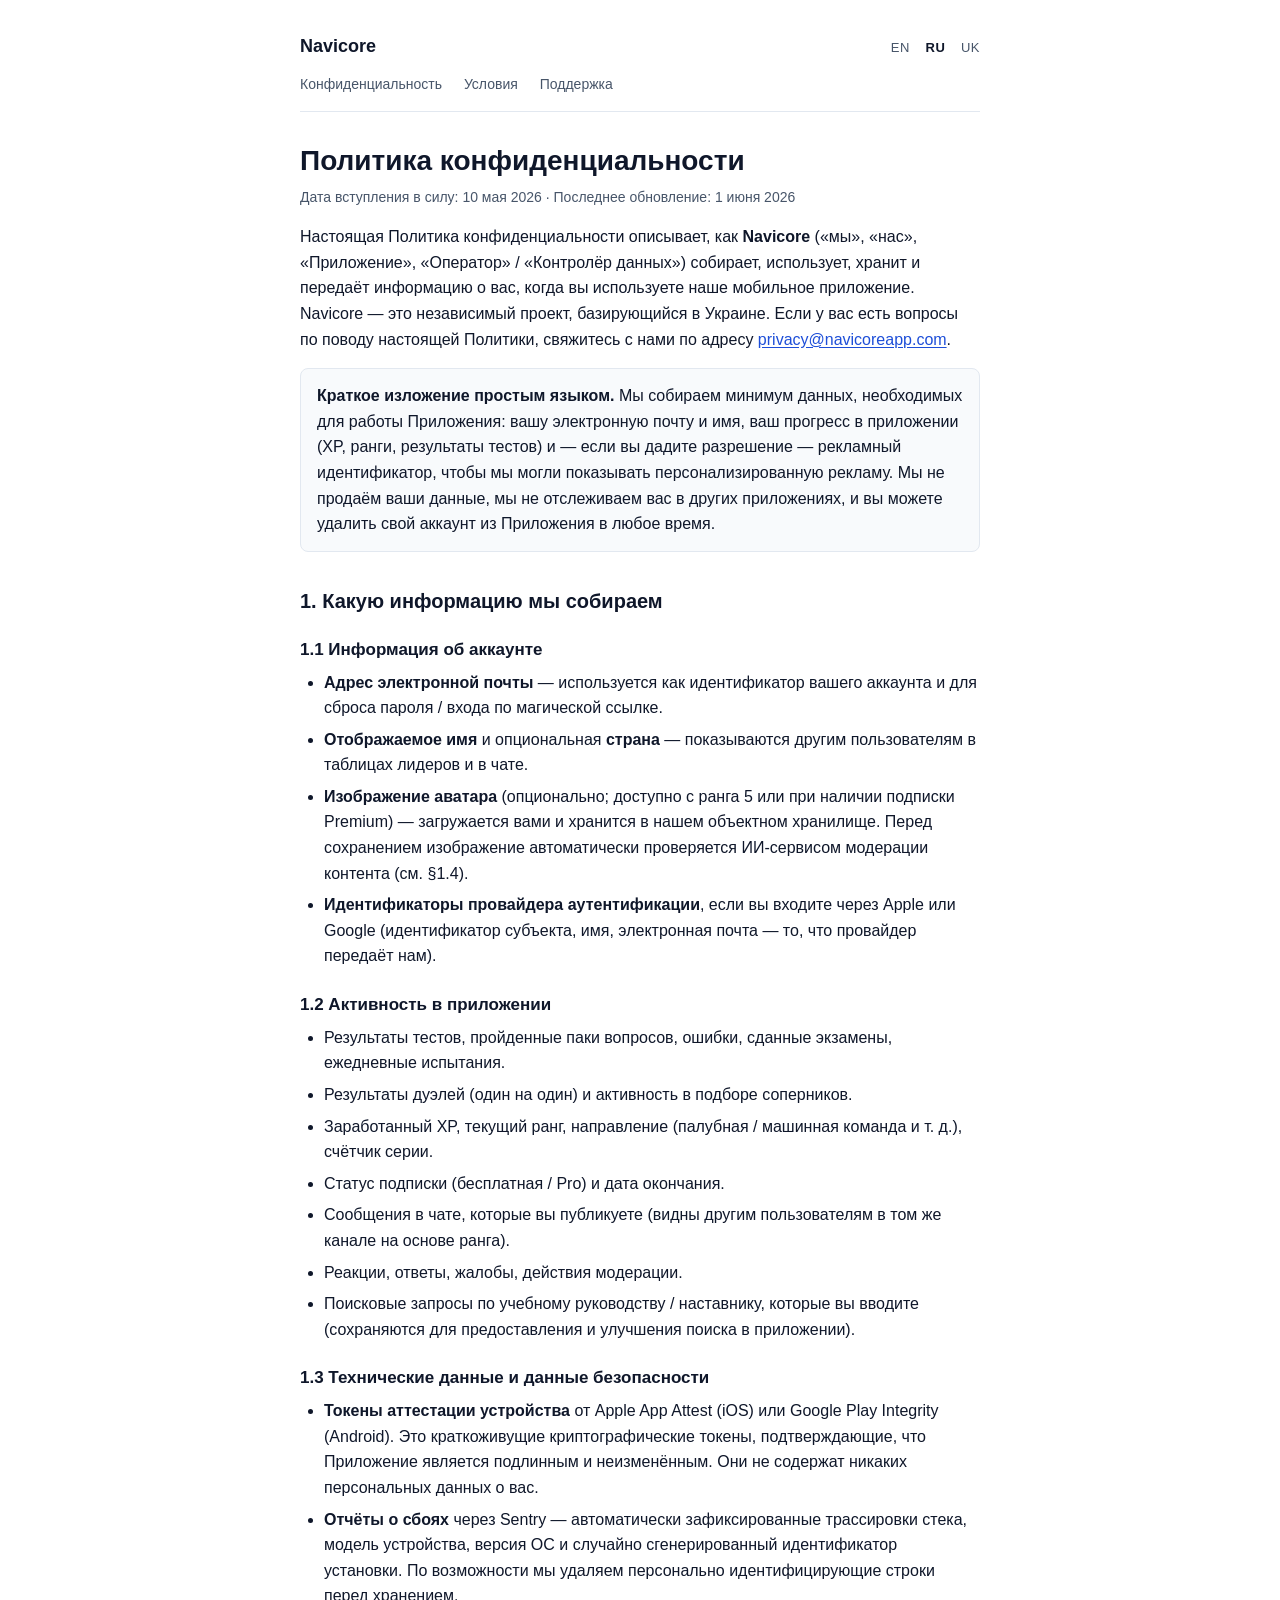
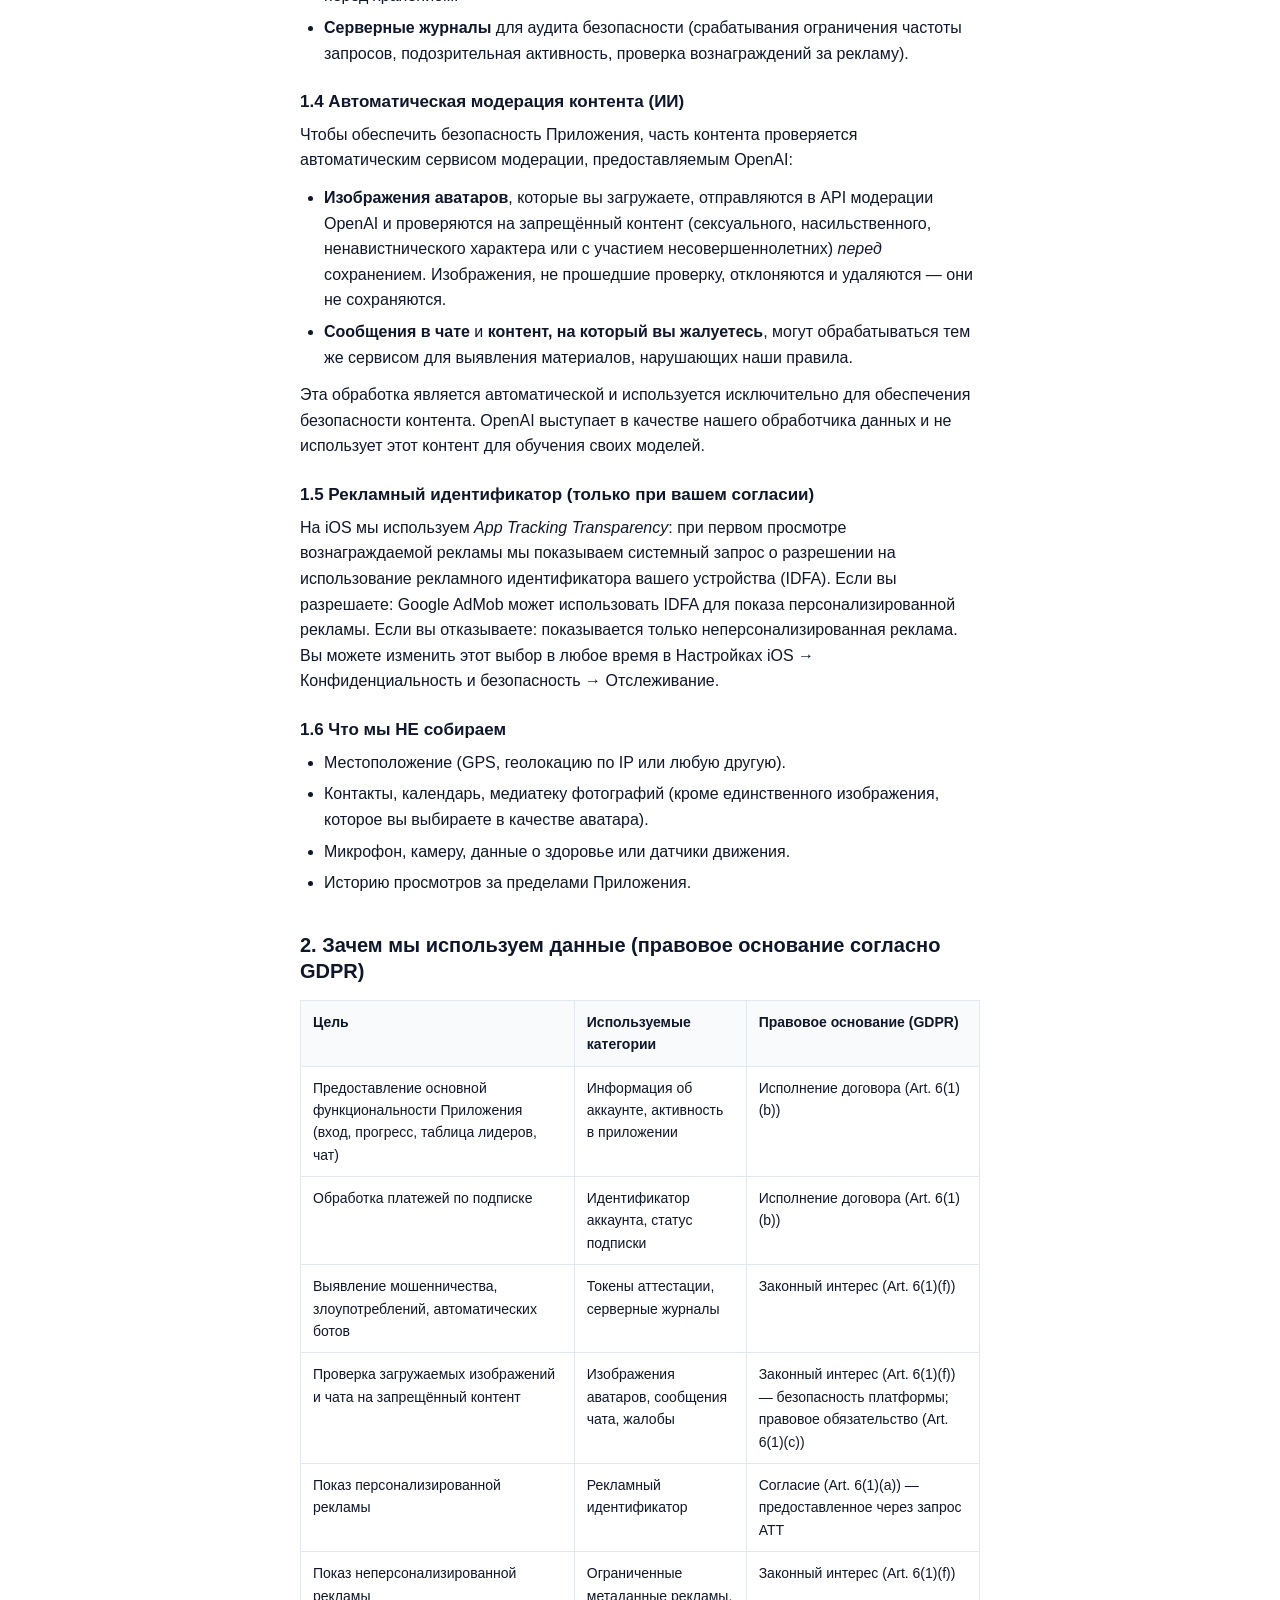
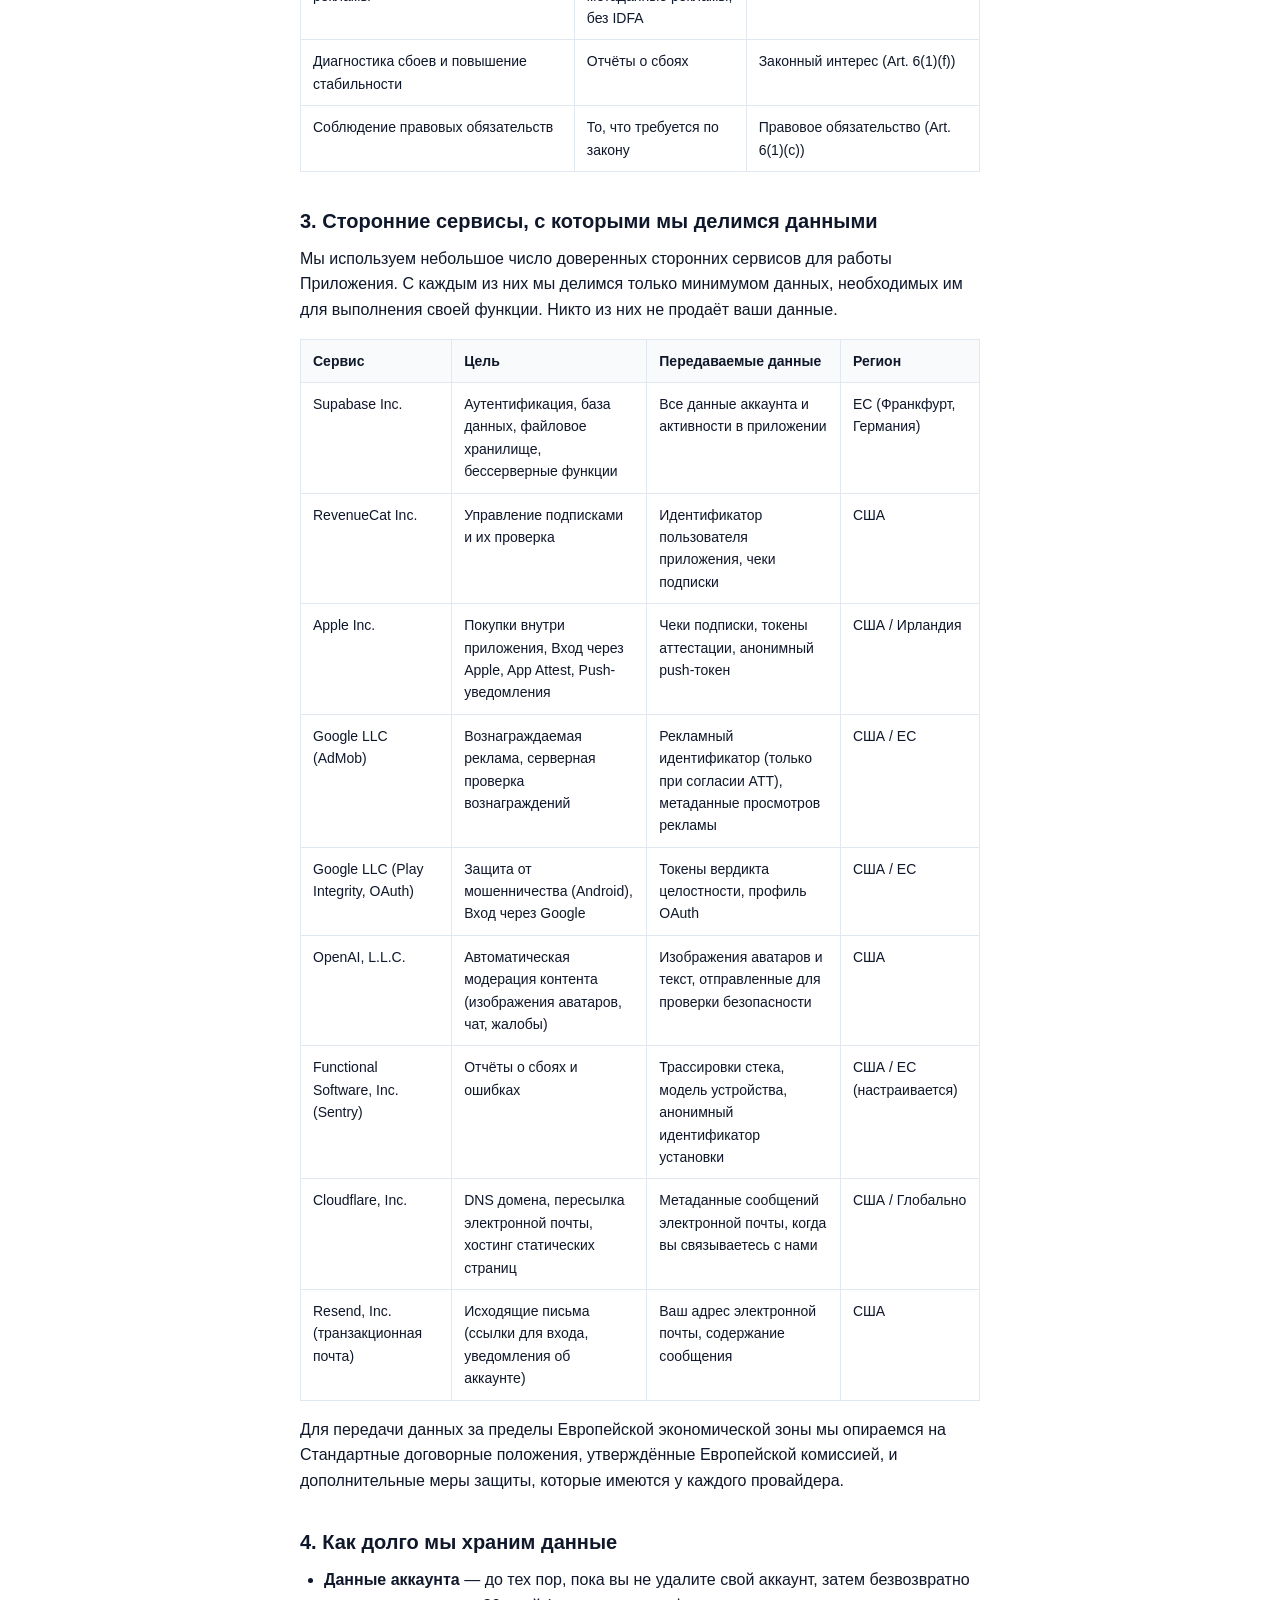
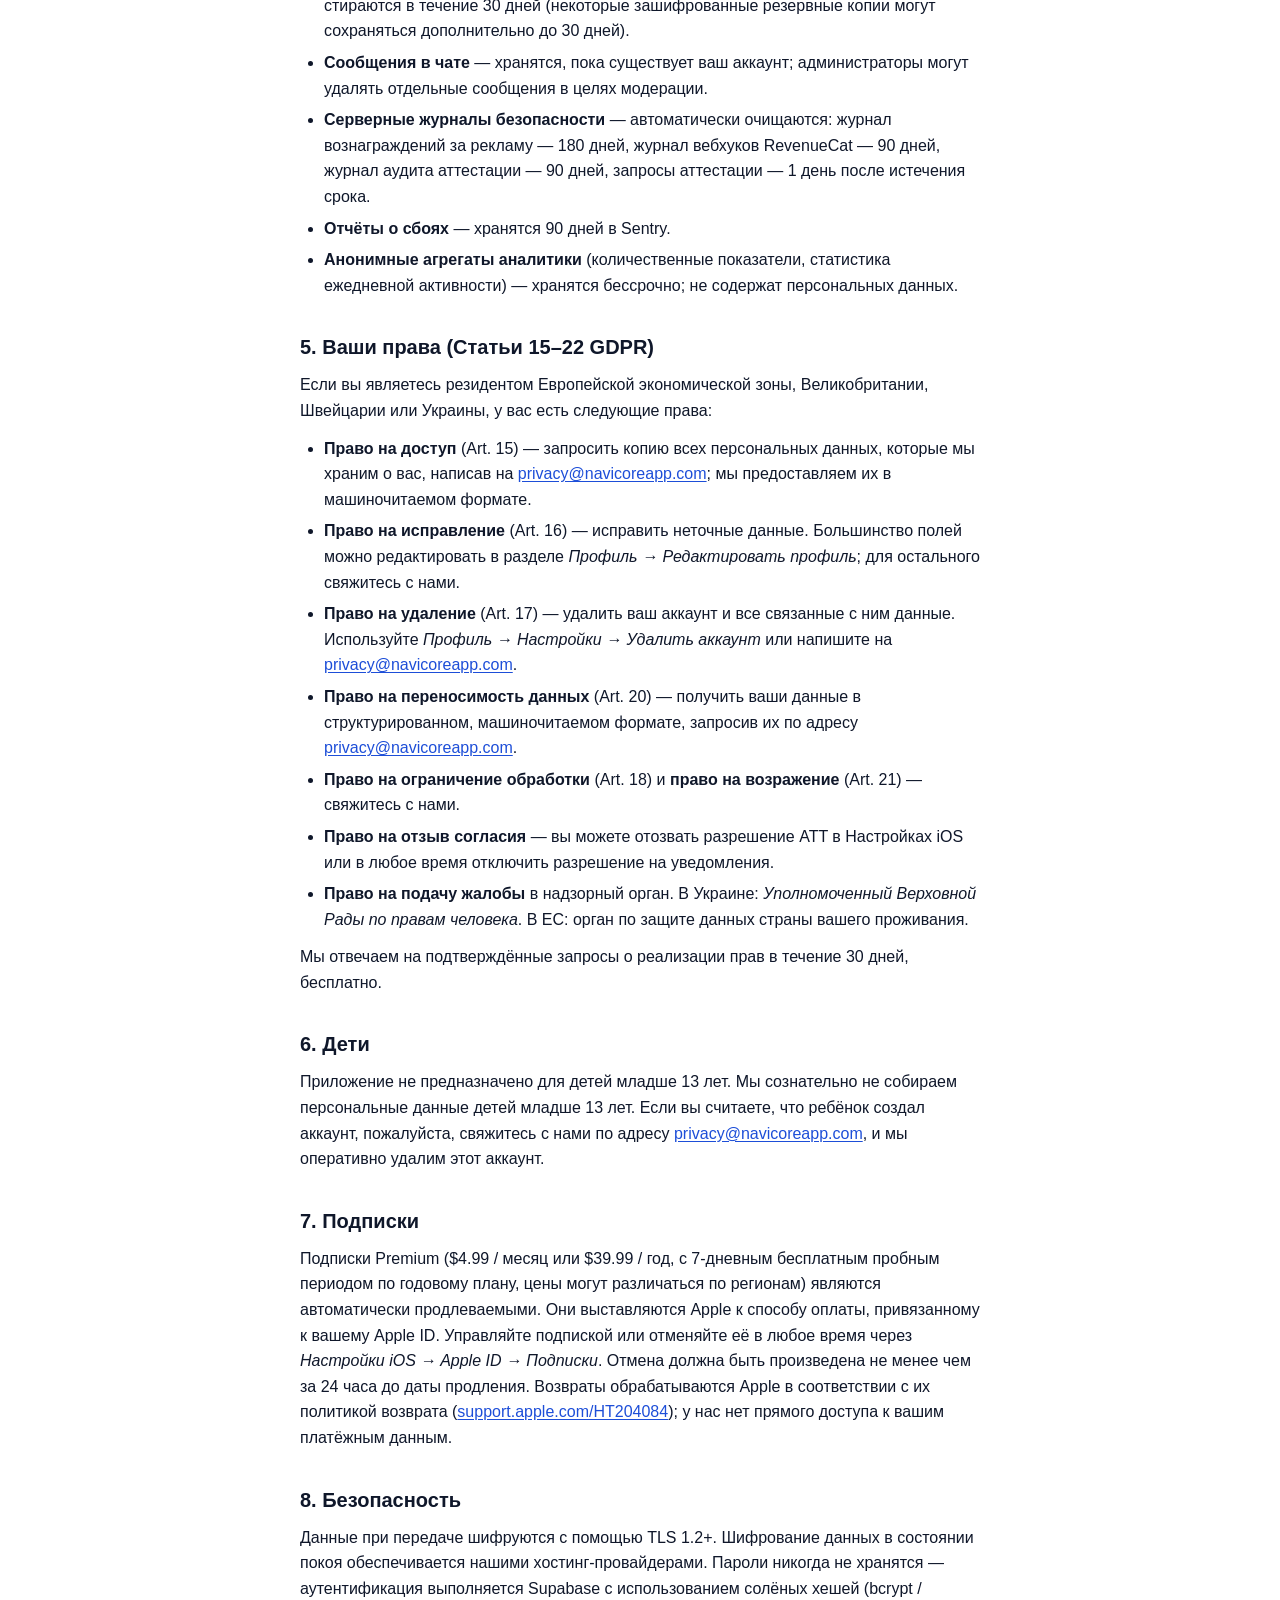
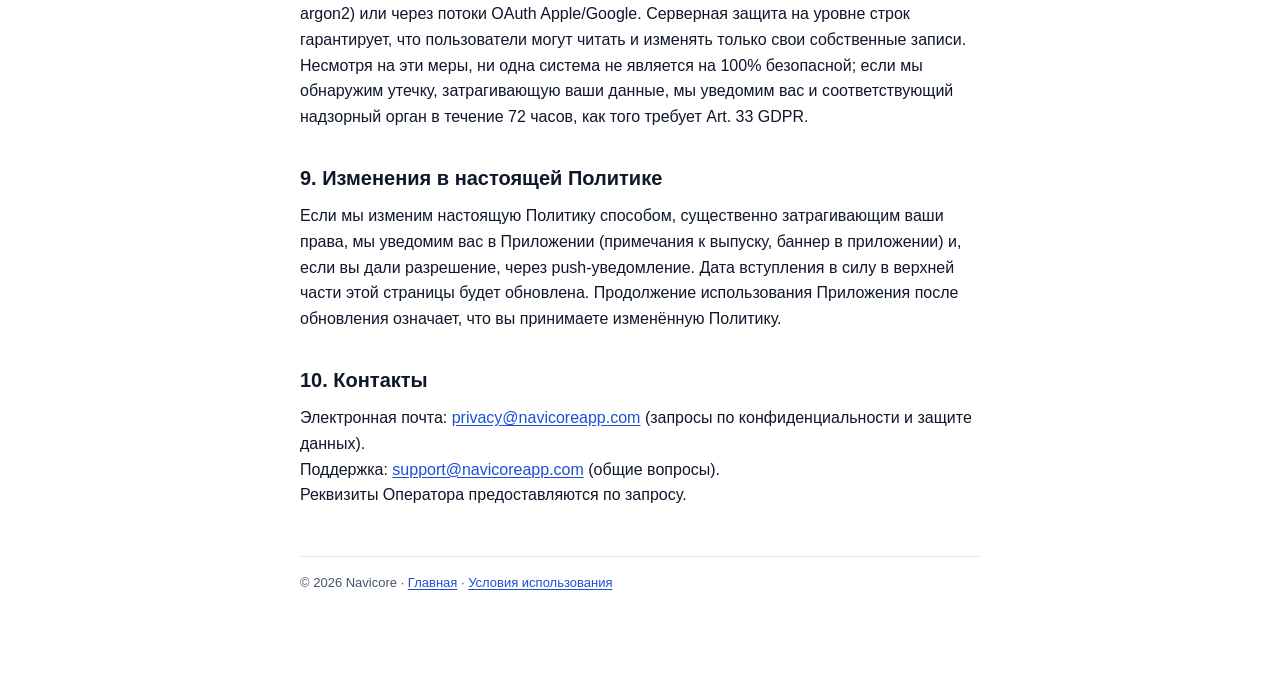
<file: ru/privacy/index.html>
<!doctype html>
<html lang="ru">
<head>
  <meta charset="utf-8">
  <meta name="viewport" content="width=device-width, initial-scale=1">
  <title>Политика конфиденциальности — Navicore</title>
  <link rel="stylesheet" href="../../style.css">
</head>
<body>
  <main class="container">
    <header>
      <a class="brand" href="../../">Navicore</a>
      <nav>
        <a href="../privacy/">Конфиденциальность</a>
        <a href="../terms/">Условия</a>
        <a href="../support/">Поддержка</a>
      </nav>
      <div class="langs">
        <a href="../../en/privacy/">EN</a>
        <a href="../../ru/privacy/" class="active">RU</a>
        <a href="../../uk/privacy/">UK</a>
      </div>
    </header>

    <h1>Политика конфиденциальности</h1>
    <p class="meta">Дата вступления в силу: 10 мая 2026 · Последнее обновление: 1 июня 2026</p>

    <p>
      Настоящая Политика конфиденциальности описывает, как <strong>Navicore</strong>
      («мы», «нас», «Приложение», «Оператор» / «Контролёр данных») собирает,
      использует, хранит и передаёт информацию о вас, когда вы используете наше мобильное
      приложение. Navicore — это независимый проект, базирующийся в Украине.
      Если у вас есть вопросы по поводу настоящей Политики, свяжитесь с нами по адресу
      <a href="mailto:privacy@navicoreapp.com">privacy@navicoreapp.com</a>.
    </p>

    <div class="callout">
      <strong>Краткое изложение простым языком.</strong> Мы собираем минимум данных,
      необходимых для работы Приложения: вашу электронную почту и имя, ваш прогресс в приложении
      (XP, ранги, результаты тестов) и — если вы дадите разрешение — рекламный
      идентификатор, чтобы мы могли показывать персонализированную рекламу. Мы не продаём
      ваши данные, мы не отслеживаем вас в других приложениях, и вы можете удалить
      свой аккаунт из Приложения в любое время.
    </div>

    <h2>1. Какую информацию мы собираем</h2>

    <h3>1.1 Информация об аккаунте</h3>
    <ul>
      <li><strong>Адрес электронной почты</strong> — используется как идентификатор вашего аккаунта и для сброса пароля / входа по магической ссылке.</li>
      <li><strong>Отображаемое имя</strong> и опциональная <strong>страна</strong> — показываются другим пользователям в таблицах лидеров и в чате.</li>
      <li><strong>Изображение аватара</strong> (опционально; доступно с ранга 5 или при наличии подписки Premium) — загружается вами и хранится в нашем объектном хранилище. Перед сохранением изображение автоматически проверяется ИИ-сервисом модерации контента (см. §1.4).</li>
      <li><strong>Идентификаторы провайдера аутентификации</strong>, если вы входите через Apple или Google (идентификатор субъекта, имя, электронная почта — то, что провайдер передаёт нам).</li>
    </ul>

    <h3>1.2 Активность в приложении</h3>
    <ul>
      <li>Результаты тестов, пройденные паки вопросов, ошибки, сданные экзамены, ежедневные испытания.</li>
      <li>Результаты дуэлей (один на один) и активность в подборе соперников.</li>
      <li>Заработанный XP, текущий ранг, направление (палубная / машинная команда и т. д.), счётчик серии.</li>
      <li>Статус подписки (бесплатная / Pro) и дата окончания.</li>
      <li>Сообщения в чате, которые вы публикуете (видны другим пользователям в том же канале на основе ранга).</li>
      <li>Реакции, ответы, жалобы, действия модерации.</li>
      <li>Поисковые запросы по учебному руководству / наставнику, которые вы вводите (сохраняются для предоставления и улучшения поиска в приложении).</li>
    </ul>

    <h3>1.3 Технические данные и данные безопасности</h3>
    <ul>
      <li><strong>Токены аттестации устройства</strong> от Apple App Attest (iOS) или Google Play Integrity (Android). Это краткоживущие криптографические токены, подтверждающие, что Приложение является подлинным и неизменённым. Они не содержат никаких персональных данных о вас.</li>
      <li><strong>Отчёты о сбоях</strong> через Sentry — автоматически зафиксированные трассировки стека, модель устройства, версия ОС и случайно сгенерированный идентификатор установки. По возможности мы удаляем персонально идентифицирующие строки перед хранением.</li>
      <li><strong>Серверные журналы</strong> для аудита безопасности (срабатывания ограничения частоты запросов, подозрительная активность, проверка вознаграждений за рекламу).</li>
    </ul>

    <h3>1.4 Автоматическая модерация контента (ИИ)</h3>
    <p>
      Чтобы обеспечить безопасность Приложения, часть контента проверяется автоматическим
      сервисом модерации, предоставляемым OpenAI:
    </p>
    <ul>
      <li><strong>Изображения аватаров</strong>, которые вы загружаете, отправляются в API модерации OpenAI и проверяются на запрещённый контент (сексуального, насильственного, ненавистнического характера или с участием несовершеннолетних) <em>перед</em> сохранением. Изображения, не прошедшие проверку, отклоняются и удаляются — они не сохраняются.</li>
      <li><strong>Сообщения в чате</strong> и <strong>контент, на который вы жалуетесь</strong>, могут обрабатываться тем же сервисом для выявления материалов, нарушающих наши правила.</li>
    </ul>
    <p>
      Эта обработка является автоматической и используется исключительно для обеспечения
      безопасности контента. OpenAI выступает в качестве нашего обработчика данных и не использует этот
      контент для обучения своих моделей.
    </p>

    <h3>1.5 Рекламный идентификатор (только при вашем согласии)</h3>
    <p>
      На iOS мы используем <em>App Tracking Transparency</em>: при первом
      просмотре вознаграждаемой рекламы мы показываем системный запрос о разрешении на
      использование рекламного идентификатора вашего устройства (IDFA). Если вы разрешаете:
      Google AdMob может использовать IDFA для показа персонализированной рекламы. Если вы отказываете:
      показывается только неперсонализированная реклама. Вы можете изменить этот выбор в
      любое время в Настройках iOS → Конфиденциальность и безопасность → Отслеживание.
    </p>

    <h3>1.6 Что мы НЕ собираем</h3>
    <ul>
      <li>Местоположение (GPS, геолокацию по IP или любую другую).</li>
      <li>Контакты, календарь, медиатеку фотографий (кроме единственного изображения, которое вы выбираете в качестве аватара).</li>
      <li>Микрофон, камеру, данные о здоровье или датчики движения.</li>
      <li>Историю просмотров за пределами Приложения.</li>
    </ul>

    <h2>2. Зачем мы используем данные (правовое основание согласно GDPR)</h2>

    <table>
      <thead>
        <tr><th>Цель</th><th>Используемые категории</th><th>Правовое основание (GDPR)</th></tr>
      </thead>
      <tbody>
        <tr>
          <td>Предоставление основной функциональности Приложения (вход, прогресс, таблица лидеров, чат)</td>
          <td>Информация об аккаунте, активность в приложении</td>
          <td>Исполнение договора (Art. 6(1)(b))</td>
        </tr>
        <tr>
          <td>Обработка платежей по подписке</td>
          <td>Идентификатор аккаунта, статус подписки</td>
          <td>Исполнение договора (Art. 6(1)(b))</td>
        </tr>
        <tr>
          <td>Выявление мошенничества, злоупотреблений, автоматических ботов</td>
          <td>Токены аттестации, серверные журналы</td>
          <td>Законный интерес (Art. 6(1)(f))</td>
        </tr>
        <tr>
          <td>Проверка загружаемых изображений и чата на запрещённый контент</td>
          <td>Изображения аватаров, сообщения чата, жалобы</td>
          <td>Законный интерес (Art. 6(1)(f)) — безопасность платформы; правовое обязательство (Art. 6(1)(c))</td>
        </tr>
        <tr>
          <td>Показ персонализированной рекламы</td>
          <td>Рекламный идентификатор</td>
          <td>Согласие (Art. 6(1)(a)) — предоставленное через запрос ATT</td>
        </tr>
        <tr>
          <td>Показ неперсонализированной рекламы</td>
          <td>Ограниченные метаданные рекламы, без IDFA</td>
          <td>Законный интерес (Art. 6(1)(f))</td>
        </tr>
        <tr>
          <td>Диагностика сбоев и повышение стабильности</td>
          <td>Отчёты о сбоях</td>
          <td>Законный интерес (Art. 6(1)(f))</td>
        </tr>
        <tr>
          <td>Соблюдение правовых обязательств</td>
          <td>То, что требуется по закону</td>
          <td>Правовое обязательство (Art. 6(1)(c))</td>
        </tr>
      </tbody>
    </table>

    <h2>3. Сторонние сервисы, с которыми мы делимся данными</h2>

    <p>
      Мы используем небольшое число доверенных сторонних сервисов для работы
      Приложения. С каждым из них мы делимся только минимумом данных, необходимых им для
      выполнения своей функции. Никто из них не продаёт ваши данные.
    </p>

    <table>
      <thead>
        <tr><th>Сервис</th><th>Цель</th><th>Передаваемые данные</th><th>Регион</th></tr>
      </thead>
      <tbody>
        <tr>
          <td>Supabase Inc.</td>
          <td>Аутентификация, база данных, файловое хранилище, бессерверные функции</td>
          <td>Все данные аккаунта и активности в приложении</td>
          <td>ЕС (Франкфурт, Германия)</td>
        </tr>
        <tr>
          <td>RevenueCat Inc.</td>
          <td>Управление подписками и их проверка</td>
          <td>Идентификатор пользователя приложения, чеки подписки</td>
          <td>США</td>
        </tr>
        <tr>
          <td>Apple Inc.</td>
          <td>Покупки внутри приложения, Вход через Apple, App Attest, Push-уведомления</td>
          <td>Чеки подписки, токены аттестации, анонимный push-токен</td>
          <td>США / Ирландия</td>
        </tr>
        <tr>
          <td>Google LLC (AdMob)</td>
          <td>Вознаграждаемая реклама, серверная проверка вознаграждений</td>
          <td>Рекламный идентификатор (только при согласии ATT), метаданные просмотров рекламы</td>
          <td>США / ЕС</td>
        </tr>
        <tr>
          <td>Google LLC (Play Integrity, OAuth)</td>
          <td>Защита от мошенничества (Android), Вход через Google</td>
          <td>Токены вердикта целостности, профиль OAuth</td>
          <td>США / ЕС</td>
        </tr>
        <tr>
          <td>OpenAI, L.L.C.</td>
          <td>Автоматическая модерация контента (изображения аватаров, чат, жалобы)</td>
          <td>Изображения аватаров и текст, отправленные для проверки безопасности</td>
          <td>США</td>
        </tr>
        <tr>
          <td>Functional Software, Inc. (Sentry)</td>
          <td>Отчёты о сбоях и ошибках</td>
          <td>Трассировки стека, модель устройства, анонимный идентификатор установки</td>
          <td>США / ЕС (настраивается)</td>
        </tr>
        <tr>
          <td>Cloudflare, Inc.</td>
          <td>DNS домена, пересылка электронной почты, хостинг статических страниц</td>
          <td>Метаданные сообщений электронной почты, когда вы связываетесь с нами</td>
          <td>США / Глобально</td>
        </tr>
        <tr>
          <td>Resend, Inc. (транзакционная почта)</td>
          <td>Исходящие письма (ссылки для входа, уведомления об аккаунте)</td>
          <td>Ваш адрес электронной почты, содержание сообщения</td>
          <td>США</td>
        </tr>
      </tbody>
    </table>

    <p>
      Для передачи данных за пределы Европейской экономической зоны мы опираемся на
      Стандартные договорные положения, утверждённые Европейской комиссией, и
      дополнительные меры защиты, которые имеются у каждого провайдера.
    </p>

    <h2>4. Как долго мы храним данные</h2>
    <ul>
      <li><strong>Данные аккаунта</strong> — до тех пор, пока вы не удалите свой аккаунт, затем безвозвратно стираются в течение 30 дней (некоторые зашифрованные резервные копии могут сохраняться дополнительно до 30 дней).</li>
      <li><strong>Сообщения в чате</strong> — хранятся, пока существует ваш аккаунт; администраторы могут удалять отдельные сообщения в целях модерации.</li>
      <li><strong>Серверные журналы безопасности</strong> — автоматически очищаются: журнал вознаграждений за рекламу — 180 дней, журнал вебхуков RevenueCat — 90 дней, журнал аудита аттестации — 90 дней, запросы аттестации — 1 день после истечения срока.</li>
      <li><strong>Отчёты о сбоях</strong> — хранятся 90 дней в Sentry.</li>
      <li><strong>Анонимные агрегаты аналитики</strong> (количественные показатели, статистика ежедневной активности) — хранятся бессрочно; не содержат персональных данных.</li>
    </ul>

    <h2>5. Ваши права (Статьи 15–22 GDPR)</h2>

    <p>Если вы являетесь резидентом Европейской экономической зоны, Великобритании, Швейцарии или Украины, у вас есть следующие права:</p>

    <ul>
      <li><strong>Право на доступ</strong> (Art. 15) — запросить копию всех персональных данных, которые мы храним о вас, написав на <a href="mailto:privacy@navicoreapp.com">privacy@navicoreapp.com</a>; мы предоставляем их в машиночитаемом формате.</li>
      <li><strong>Право на исправление</strong> (Art. 16) — исправить неточные данные. Большинство полей можно редактировать в разделе <em>Профиль → Редактировать профиль</em>; для остального свяжитесь с нами.</li>
      <li><strong>Право на удаление</strong> (Art. 17) — удалить ваш аккаунт и все связанные с ним данные. Используйте <em>Профиль → Настройки → Удалить аккаунт</em> или напишите на <a href="mailto:privacy@navicoreapp.com">privacy@navicoreapp.com</a>.</li>
      <li><strong>Право на переносимость данных</strong> (Art. 20) — получить ваши данные в структурированном, машиночитаемом формате, запросив их по адресу <a href="mailto:privacy@navicoreapp.com">privacy@navicoreapp.com</a>.</li>
      <li><strong>Право на ограничение обработки</strong> (Art. 18) и <strong>право на возражение</strong> (Art. 21) — свяжитесь с нами.</li>
      <li><strong>Право на отзыв согласия</strong> — вы можете отозвать разрешение ATT в Настройках iOS или в любое время отключить разрешение на уведомления.</li>
      <li><strong>Право на подачу жалобы</strong> в надзорный орган. В Украине: <em>Уполномоченный Верховной Рады по правам человека</em>. В ЕС: орган по защите данных страны вашего проживания.</li>
    </ul>

    <p>Мы отвечаем на подтверждённые запросы о реализации прав в течение 30 дней, бесплатно.</p>

    <h2>6. Дети</h2>
    <p>
      Приложение не предназначено для детей младше 13 лет. Мы сознательно не
      собираем персональные данные детей младше 13 лет. Если вы считаете, что
      ребёнок создал аккаунт, пожалуйста, свяжитесь с нами по адресу
      <a href="mailto:privacy@navicoreapp.com">privacy@navicoreapp.com</a>,
      и мы оперативно удалим этот аккаунт.
    </p>

    <h2>7. Подписки</h2>
    <p>
      Подписки Premium ($4.99 / месяц или $39.99 / год, с 7-дневным
      бесплатным пробным периодом по годовому плану, цены могут различаться по регионам) являются
      автоматически продлеваемыми. Они выставляются Apple к способу оплаты,
      привязанному к вашему Apple ID. Управляйте подпиской или отменяйте её в любое время через
      <em>Настройки iOS → Apple ID → Подписки</em>. Отмена должна
      быть произведена не менее чем за 24 часа до даты продления. Возвраты
      обрабатываются Apple в соответствии с их политикой возврата
      (<a href="https://support.apple.com/en-us/HT204084">support.apple.com/HT204084</a>);
      у нас нет прямого доступа к вашим платёжным данным.
    </p>

    <h2>8. Безопасность</h2>
    <p>
      Данные при передаче шифруются с помощью TLS 1.2+. Шифрование данных в состоянии покоя
      обеспечивается нашими хостинг-провайдерами. Пароли никогда не хранятся —
      аутентификация выполняется Supabase с использованием солёных хешей (bcrypt /
      argon2) или через потоки OAuth Apple/Google. Серверная защита на уровне строк
      гарантирует, что пользователи могут читать и изменять только свои собственные записи.
      Несмотря на эти меры, ни одна система не является на 100% безопасной; если мы обнаружим
      утечку, затрагивающую ваши данные, мы уведомим вас и соответствующий
      надзорный орган в течение 72 часов, как того требует Art. 33 GDPR.
    </p>

    <h2>9. Изменения в настоящей Политике</h2>
    <p>
      Если мы изменим настоящую Политику способом, существенно затрагивающим ваши
      права, мы уведомим вас в Приложении (примечания к выпуску, баннер в приложении)
      и, если вы дали разрешение, через push-уведомление. Дата
      вступления в силу в верхней части этой страницы будет обновлена. Продолжение
      использования Приложения после обновления означает, что вы принимаете изменённую Политику.
    </p>

    <h2>10. Контакты</h2>
    <p>
      Электронная почта: <a href="mailto:privacy@navicoreapp.com">privacy@navicoreapp.com</a>
      (запросы по конфиденциальности и защите данных).<br>
      Поддержка: <a href="mailto:support@navicoreapp.com">support@navicoreapp.com</a>
      (общие вопросы).<br>
      Реквизиты Оператора предоставляются по запросу.
    </p>

    <footer>
      © 2026 Navicore · <a href="../../">Главная</a> ·
      <a href="../terms/">Условия использования</a>
    </footer>
  </main>
</body>
</html>
</file>
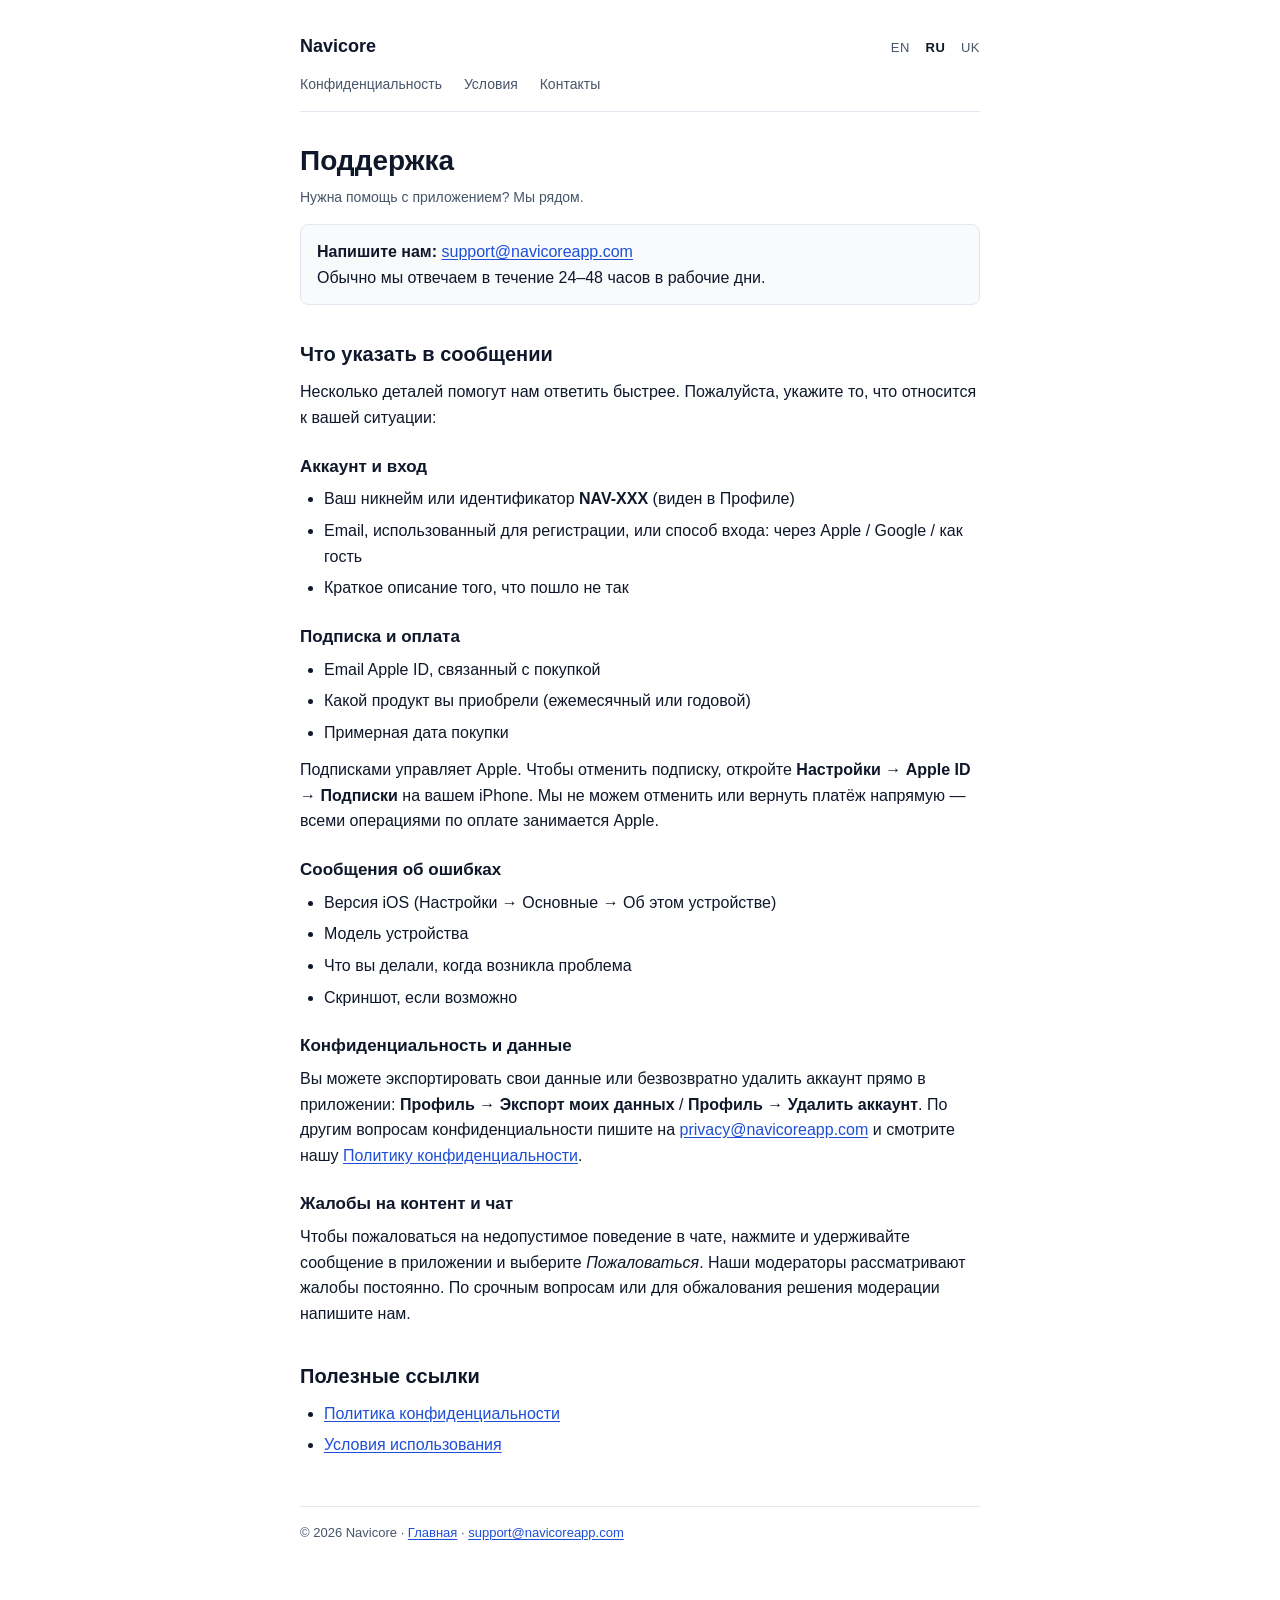
<file: ru/support/index.html>
<!doctype html>
<html lang="ru">
<head>
  <meta charset="utf-8">
  <meta name="viewport" content="width=device-width, initial-scale=1">
  <title>Поддержка — Navicore</title>
  <link rel="stylesheet" href="../../style.css">
</head>
<body>
  <main class="container">
    <header>
      <a class="brand" href="../../">Navicore</a>
      <nav>
        <a href="../privacy/">Конфиденциальность</a>
        <a href="../terms/">Условия</a>
        <a href="mailto:support@navicoreapp.com">Контакты</a>
      </nav>
      <div class="langs">
        <a href="../../en/support/">EN</a>
        <a href="../../ru/support/" class="active">RU</a>
        <a href="../../uk/support/">UK</a>
      </div>
    </header>

    <h1>Поддержка</h1>
    <p class="meta">Нужна помощь с приложением? Мы рядом.</p>

    <div class="callout">
      <strong>Напишите нам:</strong>
      <a href="mailto:support@navicoreapp.com">support@navicoreapp.com</a><br>
      Обычно мы отвечаем в течение 24&ndash;48 часов в рабочие дни.
    </div>

    <h2>Что указать в сообщении</h2>
    <p>
      Несколько деталей помогут нам ответить быстрее. Пожалуйста, укажите то,
      что относится к вашей ситуации:
    </p>

    <h3>Аккаунт и вход</h3>
    <ul>
      <li>Ваш никнейм или идентификатор <strong>NAV-XXX</strong> (виден в Профиле)</li>
      <li>Email, использованный для регистрации, или способ входа: через Apple / Google / как гость</li>
      <li>Краткое описание того, что пошло не так</li>
    </ul>

    <h3>Подписка и оплата</h3>
    <ul>
      <li>Email Apple ID, связанный с покупкой</li>
      <li>Какой продукт вы приобрели (ежемесячный или годовой)</li>
      <li>Примерная дата покупки</li>
    </ul>
    <p>
      Подписками управляет Apple. Чтобы отменить подписку, откройте
      <strong>Настройки &rarr; Apple ID &rarr; Подписки</strong> на вашем
      iPhone. Мы не можем отменить или вернуть платёж напрямую &mdash; всеми
      операциями по оплате занимается Apple.
    </p>

    <h3>Сообщения об ошибках</h3>
    <ul>
      <li>Версия iOS (Настройки &rarr; Основные &rarr; Об этом устройстве)</li>
      <li>Модель устройства</li>
      <li>Что вы делали, когда возникла проблема</li>
      <li>Скриншот, если возможно</li>
    </ul>

    <h3>Конфиденциальность и данные</h3>
    <p>
      Вы можете экспортировать свои данные или безвозвратно удалить аккаунт
      прямо в приложении: <strong>Профиль &rarr; Экспорт моих данных</strong> /
      <strong>Профиль &rarr; Удалить аккаунт</strong>. По другим вопросам
      конфиденциальности пишите на
      <a href="mailto:privacy@navicoreapp.com">privacy@navicoreapp.com</a>
      и смотрите нашу <a href="../privacy/">Политику конфиденциальности</a>.
    </p>

    <h3>Жалобы на контент и чат</h3>
    <p>
      Чтобы пожаловаться на недопустимое поведение в чате, нажмите и удерживайте
      сообщение в приложении и выберите <em>Пожаловаться</em>. Наши модераторы
      рассматривают жалобы постоянно. По срочным вопросам или для обжалования
      решения модерации напишите нам.
    </p>

    <h2>Полезные ссылки</h2>
    <ul>
      <li><a href="../privacy/">Политика конфиденциальности</a></li>
      <li><a href="../terms/">Условия использования</a></li>
    </ul>

    <footer>
      &copy; 2026 Navicore &middot; <a href="../../">Главная</a> &middot;
      <a href="mailto:support@navicoreapp.com">support@navicoreapp.com</a>
    </footer>
  </main>
</body>
</html>
</file>
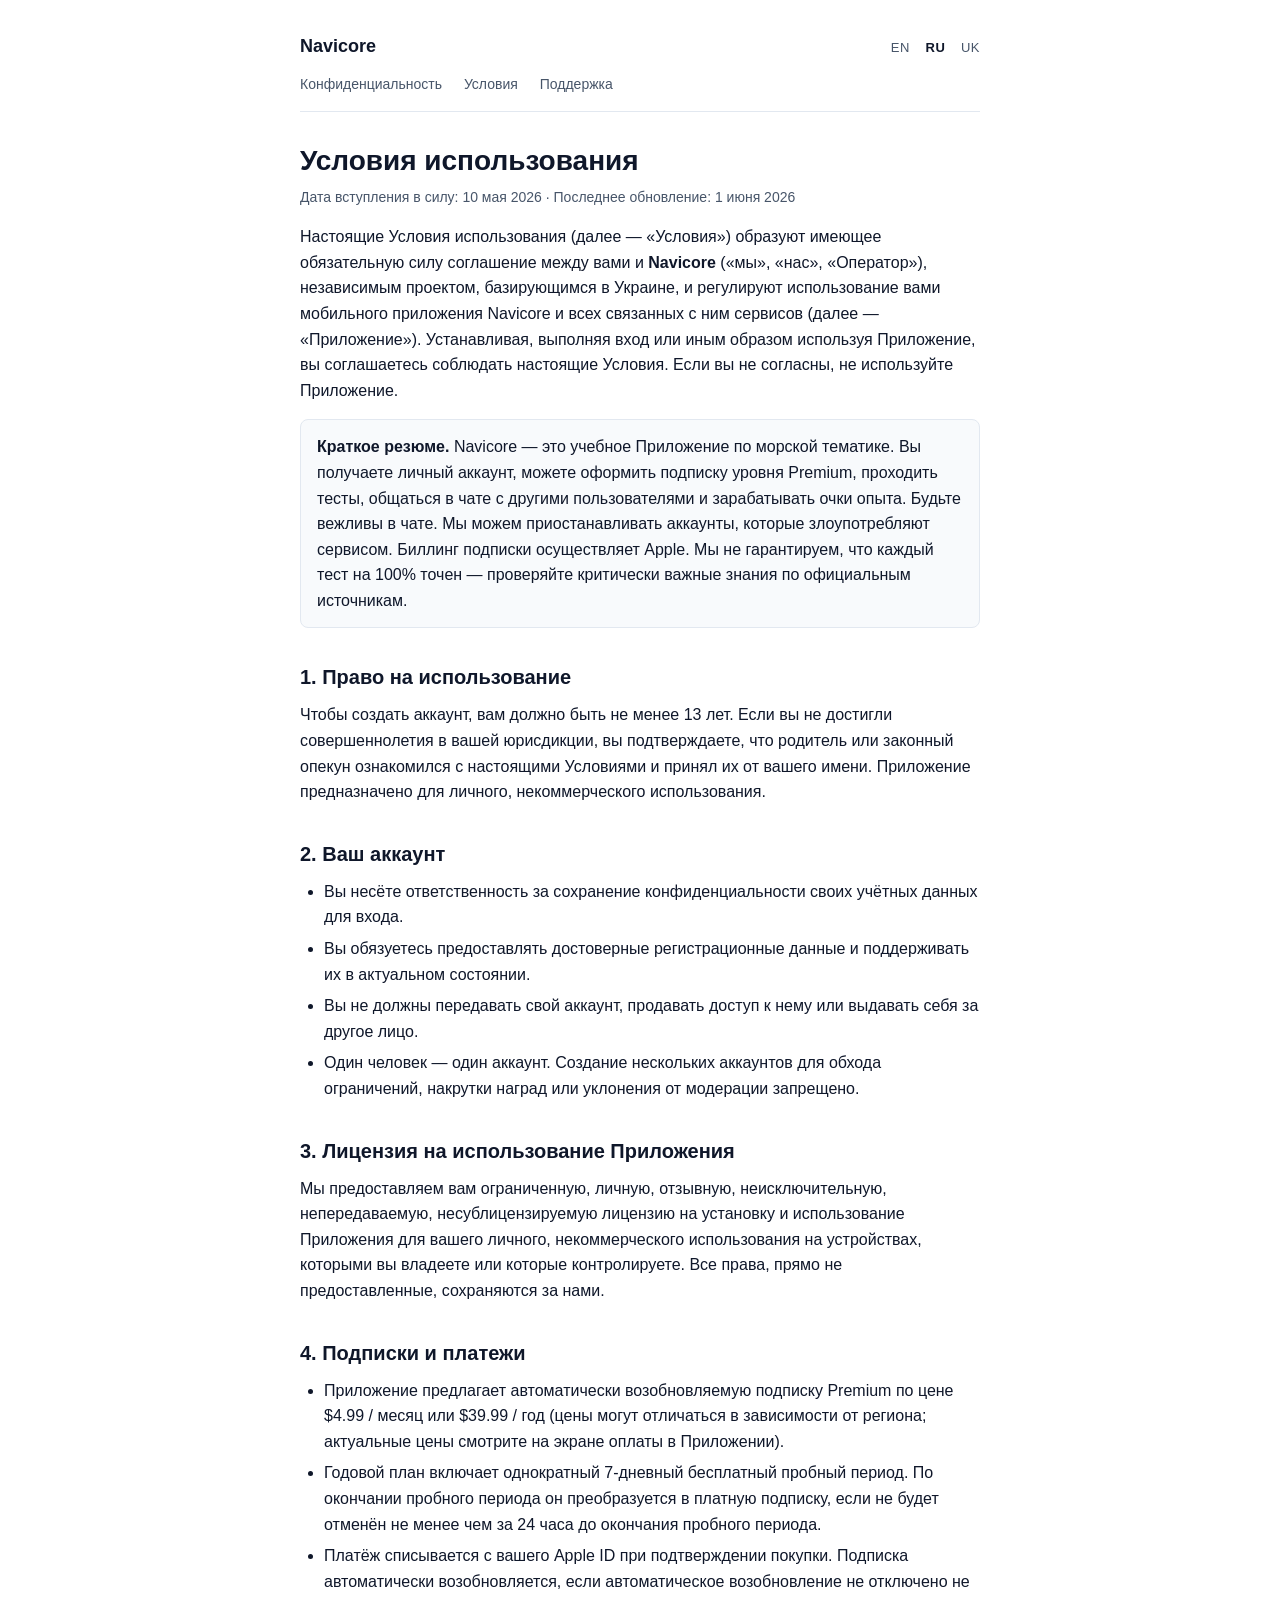
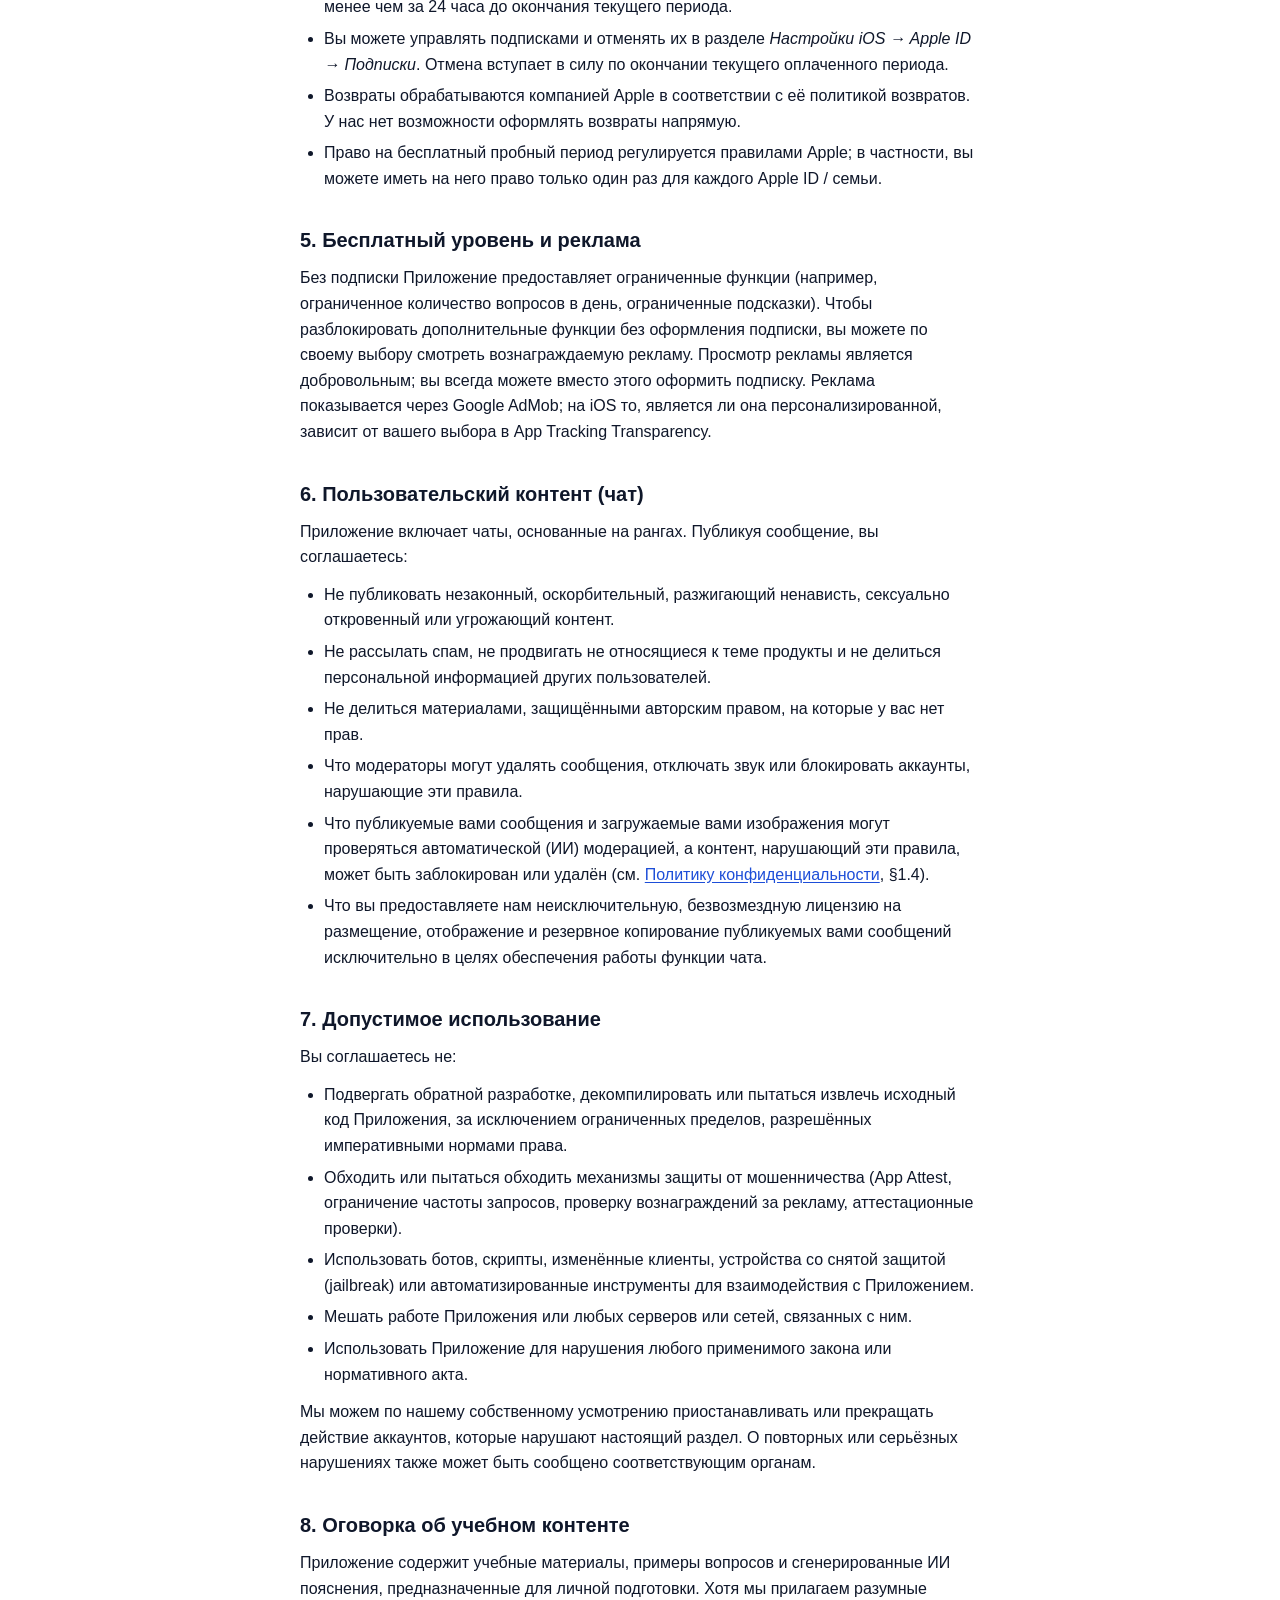
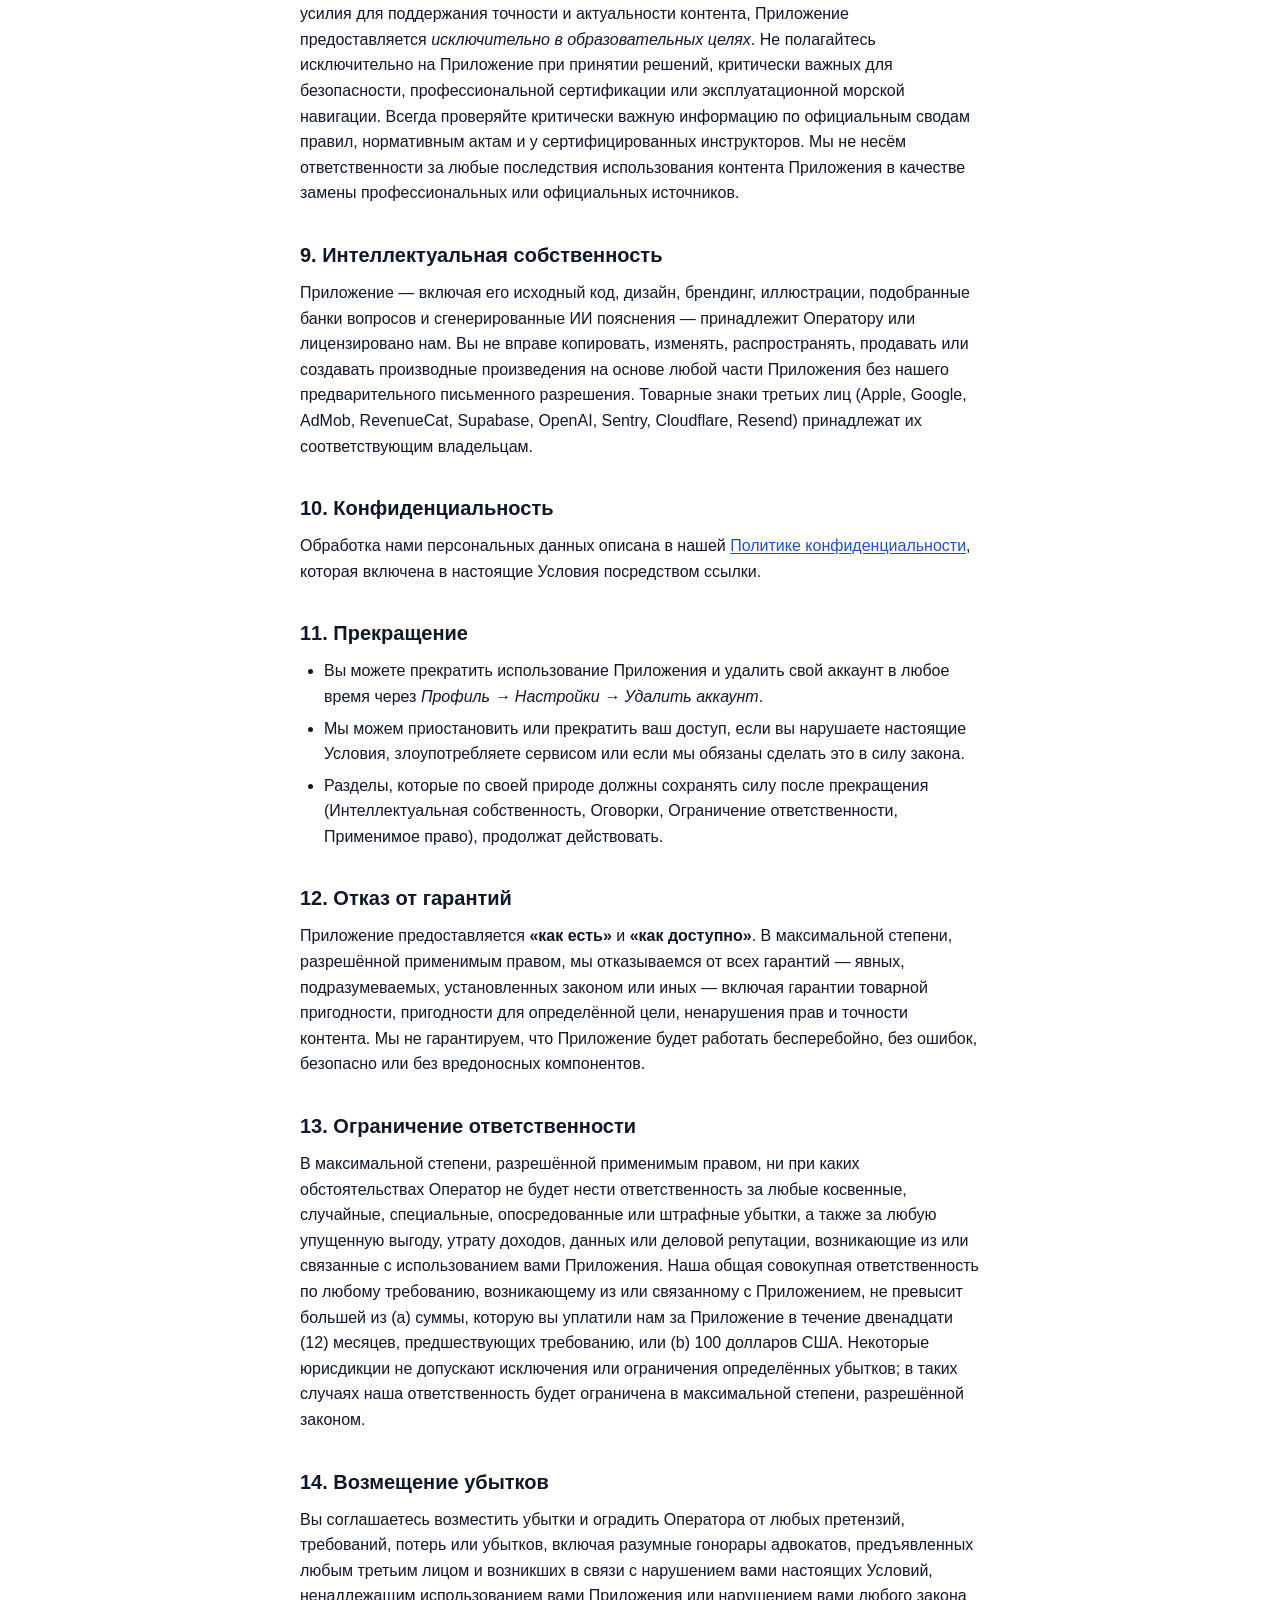
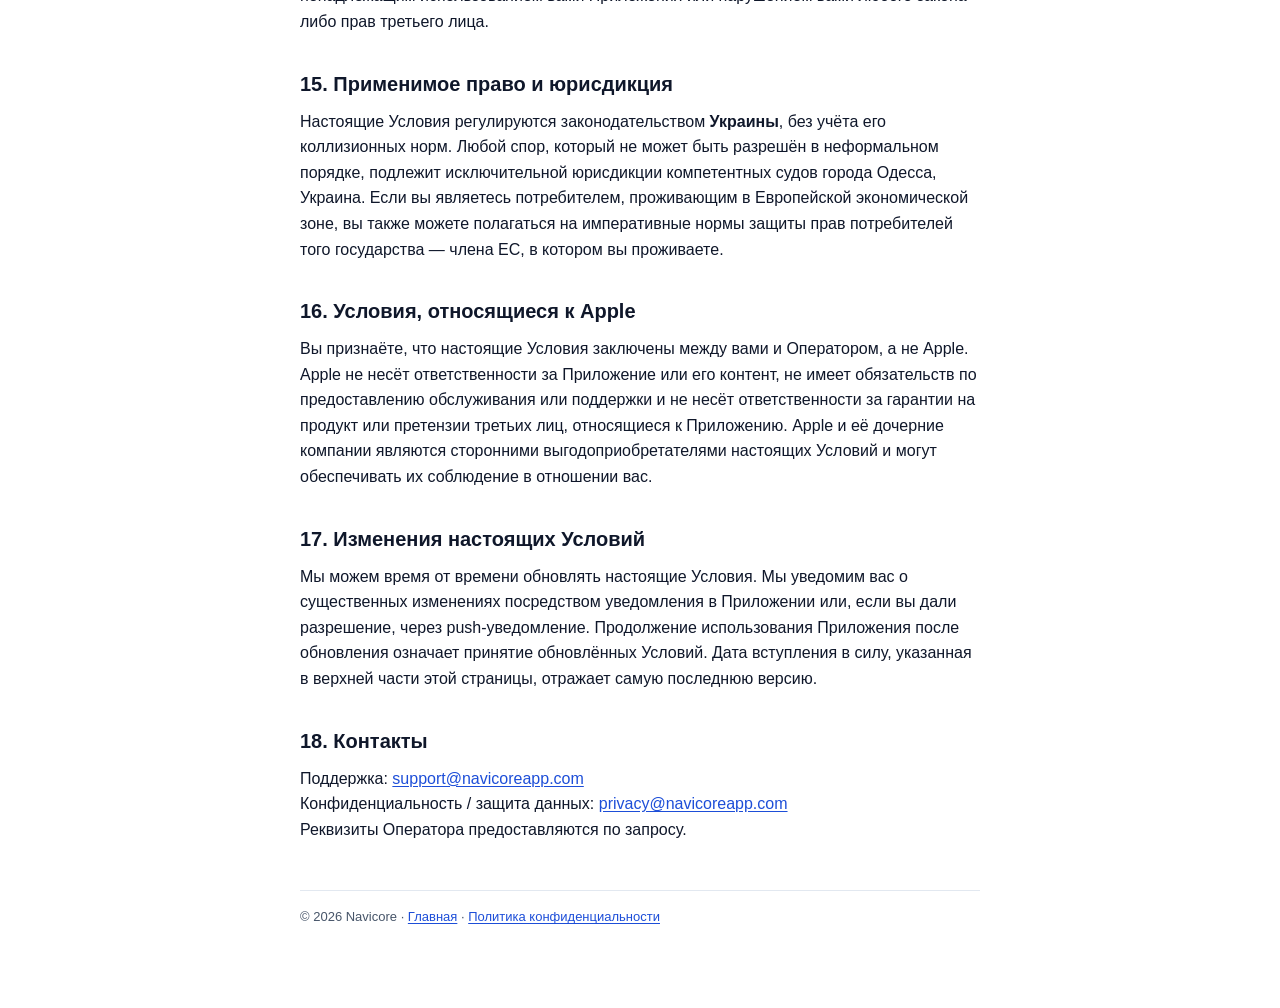
<file: ru/terms/index.html>
<!doctype html>
<html lang="ru">
<head>
  <meta charset="utf-8">
  <meta name="viewport" content="width=device-width, initial-scale=1">
  <title>Условия использования — Navicore</title>
  <link rel="stylesheet" href="../../style.css">
</head>
<body>
  <main class="container">
    <header>
      <a class="brand" href="../../">Navicore</a>
      <nav>
        <a href="../privacy/">Конфиденциальность</a>
        <a href="../terms/">Условия</a>
        <a href="../support/">Поддержка</a>
      </nav>
      <div class="langs">
        <a href="../../en/terms/">EN</a>
        <a href="../../ru/terms/" class="active">RU</a>
        <a href="../../uk/terms/">UK</a>
      </div>
    </header>

    <h1>Условия использования</h1>
    <p class="meta">Дата вступления в силу: 10 мая 2026 · Последнее обновление: 1 июня 2026</p>

    <p>
      Настоящие Условия использования (далее — «Условия») образуют
      имеющее обязательную силу соглашение между вами и
      <strong>Navicore</strong> («мы», «нас», «Оператор»),
      независимым проектом, базирующимся в Украине, и регулируют
      использование вами мобильного приложения Navicore и всех
      связанных с ним сервисов (далее — «Приложение»).
      Устанавливая, выполняя вход или иным образом используя Приложение, вы соглашаетесь
      соблюдать настоящие Условия. Если вы не согласны, не используйте Приложение.
    </p>

    <div class="callout">
      <strong>Краткое резюме.</strong> Navicore — это учебное Приложение по морской тематике.
      Вы получаете личный аккаунт, можете оформить подписку уровня Premium, проходить
      тесты, общаться в чате с другими пользователями и зарабатывать очки опыта. Будьте
      вежливы в чате. Мы можем приостанавливать аккаунты, которые злоупотребляют сервисом.
      Биллинг подписки осуществляет Apple. Мы не гарантируем, что
      каждый тест на 100% точен — проверяйте критически важные знания по
      официальным источникам.
    </div>

    <h2>1. Право на использование</h2>
    <p>
      Чтобы создать аккаунт, вам должно быть не менее 13 лет. Если вы
      не достигли совершеннолетия в вашей юрисдикции, вы подтверждаете, что
      родитель или законный опекун ознакомился с настоящими Условиями и принял их от
      вашего имени. Приложение предназначено для личного, некоммерческого использования.
    </p>

    <h2>2. Ваш аккаунт</h2>
    <ul>
      <li>Вы несёте ответственность за сохранение конфиденциальности своих учётных данных для входа.</li>
      <li>Вы обязуетесь предоставлять достоверные регистрационные данные и поддерживать их в актуальном состоянии.</li>
      <li>Вы не должны передавать свой аккаунт, продавать доступ к нему или выдавать себя за другое лицо.</li>
      <li>Один человек — один аккаунт. Создание нескольких аккаунтов для обхода ограничений, накрутки наград или уклонения от модерации запрещено.</li>
    </ul>

    <h2>3. Лицензия на использование Приложения</h2>
    <p>
      Мы предоставляем вам ограниченную, личную, отзывную, неисключительную,
      непередаваемую, несублицензируемую лицензию на установку и использование
      Приложения для вашего личного, некоммерческого использования на устройствах, которыми вы владеете или
      которые контролируете. Все права, прямо не предоставленные, сохраняются за нами.
    </p>

    <h2>4. Подписки и платежи</h2>
    <ul>
      <li>Приложение предлагает автоматически возобновляемую подписку Premium по цене $4.99 / месяц или $39.99 / год (цены могут отличаться в зависимости от региона; актуальные цены смотрите на экране оплаты в Приложении).</li>
      <li>Годовой план включает однократный 7-дневный бесплатный пробный период. По окончании пробного периода он преобразуется в платную подписку, если не будет отменён не менее чем за 24 часа до окончания пробного периода.</li>
      <li>Платёж списывается с вашего Apple ID при подтверждении покупки. Подписка автоматически возобновляется, если автоматическое возобновление не отключено не менее чем за 24 часа до окончания текущего периода.</li>
      <li>Вы можете управлять подписками и отменять их в разделе <em>Настройки iOS → Apple ID → Подписки</em>. Отмена вступает в силу по окончании текущего оплаченного периода.</li>
      <li>Возвраты обрабатываются компанией Apple в соответствии с её политикой возвратов. У нас нет возможности оформлять возвраты напрямую.</li>
      <li>Право на бесплатный пробный период регулируется правилами Apple; в частности, вы можете иметь на него право только один раз для каждого Apple ID / семьи.</li>
    </ul>

    <h2>5. Бесплатный уровень и реклама</h2>
    <p>
      Без подписки Приложение предоставляет ограниченные функции (например,
      ограниченное количество вопросов в день, ограниченные подсказки). Чтобы разблокировать дополнительные
      функции без оформления подписки, вы можете по своему выбору смотреть вознаграждаемую
      рекламу. Просмотр рекламы является добровольным; вы всегда можете
      вместо этого оформить подписку. Реклама показывается через Google AdMob; на iOS то,
      является ли она персонализированной, зависит от вашего выбора в App Tracking Transparency.
    </p>

    <h2>6. Пользовательский контент (чат)</h2>
    <p>
      Приложение включает чаты, основанные на рангах. Публикуя сообщение, вы
      соглашаетесь:
    </p>
    <ul>
      <li>Не публиковать незаконный, оскорбительный, разжигающий ненависть, сексуально откровенный или угрожающий контент.</li>
      <li>Не рассылать спам, не продвигать не относящиеся к теме продукты и не делиться персональной информацией других пользователей.</li>
      <li>Не делиться материалами, защищёнными авторским правом, на которые у вас нет прав.</li>
      <li>Что модераторы могут удалять сообщения, отключать звук или блокировать аккаунты, нарушающие эти правила.</li>
      <li>Что публикуемые вами сообщения и загружаемые вами изображения могут проверяться автоматической (ИИ) модерацией, а контент, нарушающий эти правила, может быть заблокирован или удалён (см. <a href="../privacy/">Политику конфиденциальности</a>, §1.4).</li>
      <li>Что вы предоставляете нам неисключительную, безвозмездную лицензию на размещение, отображение и резервное копирование публикуемых вами сообщений исключительно в целях обеспечения работы функции чата.</li>
    </ul>

    <h2>7. Допустимое использование</h2>
    <p>Вы соглашаетесь не:</p>
    <ul>
      <li>Подвергать обратной разработке, декомпилировать или пытаться извлечь исходный код Приложения, за исключением ограниченных пределов, разрешённых императивными нормами права.</li>
      <li>Обходить или пытаться обходить механизмы защиты от мошенничества (App Attest, ограничение частоты запросов, проверку вознаграждений за рекламу, аттестационные проверки).</li>
      <li>Использовать ботов, скрипты, изменённые клиенты, устройства со снятой защитой (jailbreak) или автоматизированные инструменты для взаимодействия с Приложением.</li>
      <li>Мешать работе Приложения или любых серверов или сетей, связанных с ним.</li>
      <li>Использовать Приложение для нарушения любого применимого закона или нормативного акта.</li>
    </ul>
    <p>
      Мы можем по нашему собственному усмотрению приостанавливать или прекращать действие аккаунтов, которые
      нарушают настоящий раздел. О повторных или серьёзных нарушениях также может быть
      сообщено соответствующим органам.
    </p>

    <h2>8. Оговорка об учебном контенте</h2>
    <p>
      Приложение содержит учебные материалы, примеры вопросов и сгенерированные ИИ
      пояснения, предназначенные для личной подготовки. Хотя мы прилагаем
      разумные усилия для поддержания точности и актуальности контента, Приложение
      предоставляется <em>исключительно в образовательных целях</em>. Не полагайтесь
      исключительно на Приложение при принятии решений, критически важных для безопасности, профессиональной
      сертификации или эксплуатационной морской навигации. Всегда проверяйте
      критически важную информацию по официальным сводам правил, нормативным актам и
      у сертифицированных инструкторов. Мы не несём ответственности за любые последствия
      использования контента Приложения в качестве замены профессиональных или официальных
      источников.
    </p>

    <h2>9. Интеллектуальная собственность</h2>
    <p>
      Приложение — включая его исходный код, дизайн, брендинг, иллюстрации,
      подобранные банки вопросов и сгенерированные ИИ пояснения — принадлежит
      Оператору или лицензировано нам. Вы не вправе копировать, изменять, распространять,
      продавать или создавать производные произведения на основе любой части Приложения без нашего
      предварительного письменного разрешения. Товарные знаки третьих лиц (Apple, Google,
      AdMob, RevenueCat, Supabase, OpenAI, Sentry, Cloudflare, Resend) принадлежат
      их соответствующим владельцам.
    </p>

    <h2>10. Конфиденциальность</h2>
    <p>
      Обработка нами персональных данных описана в нашей
      <a href="../privacy/">Политике конфиденциальности</a>, которая включена
      в настоящие Условия посредством ссылки.
    </p>

    <h2>11. Прекращение</h2>
    <ul>
      <li>Вы можете прекратить использование Приложения и удалить свой аккаунт в любое время через <em>Профиль → Настройки → Удалить аккаунт</em>.</li>
      <li>Мы можем приостановить или прекратить ваш доступ, если вы нарушаете настоящие Условия, злоупотребляете сервисом или если мы обязаны сделать это в силу закона.</li>
      <li>Разделы, которые по своей природе должны сохранять силу после прекращения (Интеллектуальная собственность, Оговорки, Ограничение ответственности, Применимое право), продолжат действовать.</li>
    </ul>

    <h2>12. Отказ от гарантий</h2>
    <p>
      Приложение предоставляется <strong>«как есть»</strong> и <strong>«как доступно»</strong>.
      В максимальной степени, разрешённой применимым правом, мы отказываемся от всех
      гарантий — явных, подразумеваемых, установленных законом или иных — включая
      гарантии товарной пригодности, пригодности для определённой цели,
      ненарушения прав и точности контента. Мы не гарантируем, что
      Приложение будет работать бесперебойно, без ошибок, безопасно или без вредоносных
      компонентов.
    </p>

    <h2>13. Ограничение ответственности</h2>
    <p>
      В максимальной степени, разрешённой применимым правом, ни при каких обстоятельствах
      Оператор не будет нести ответственность за любые косвенные, случайные, специальные,
      опосредованные или штрафные убытки, а также за любую упущенную выгоду, утрату доходов,
      данных или деловой репутации, возникающие из или связанные с использованием вами Приложения.
      Наша общая совокупная ответственность по любому требованию, возникающему из или
      связанному с Приложением, не превысит большей из (a) суммы, которую вы
      уплатили нам за Приложение в течение двенадцати (12) месяцев, предшествующих требованию,
      или (b) 100 долларов США. Некоторые юрисдикции не допускают исключения или
      ограничения определённых убытков; в таких случаях наша ответственность будет
      ограничена в максимальной степени, разрешённой законом.
    </p>

    <h2>14. Возмещение убытков</h2>
    <p>
      Вы соглашаетесь возместить убытки и оградить Оператора от любых
      претензий, требований, потерь или убытков, включая разумные гонорары адвокатов,
      предъявленных любым третьим лицом и возникших в связи с нарушением вами настоящих
      Условий, ненадлежащим использованием вами Приложения или нарушением вами любого закона либо
      прав третьего лица.
    </p>

    <h2>15. Применимое право и юрисдикция</h2>
    <p>
      Настоящие Условия регулируются законодательством <strong>Украины</strong>,
      без учёта его коллизионных норм. Любой спор, который
      не может быть разрешён в неформальном порядке, подлежит исключительной
      юрисдикции компетентных судов города Одесса, Украина. Если вы являетесь
      потребителем, проживающим в Европейской экономической зоне, вы также можете полагаться
      на императивные нормы защиты прав потребителей того государства — члена ЕС, в
      котором вы проживаете.
    </p>

    <h2>16. Условия, относящиеся к Apple</h2>
    <p>
      Вы признаёте, что настоящие Условия заключены между вами и Оператором,
      а не Apple. Apple не несёт ответственности за Приложение или его контент, не имеет
      обязательств по предоставлению обслуживания или поддержки и не несёт
      ответственности за гарантии на продукт или претензии третьих лиц, относящиеся
      к Приложению. Apple и её дочерние компании являются сторонними выгодоприобретателями
      настоящих Условий и могут обеспечивать их соблюдение в отношении вас.
    </p>

    <h2>17. Изменения настоящих Условий</h2>
    <p>
      Мы можем время от времени обновлять настоящие Условия. Мы уведомим вас о
      существенных изменениях посредством уведомления в Приложении или, если вы дали разрешение,
      через push-уведомление. Продолжение использования Приложения после обновления
      означает принятие обновлённых Условий. Дата вступления в силу, указанная в
      верхней части этой страницы, отражает самую последнюю версию.
    </p>

    <h2>18. Контакты</h2>
    <p>
      Поддержка: <a href="mailto:support@navicoreapp.com">support@navicoreapp.com</a><br>
      Конфиденциальность / защита данных: <a href="mailto:privacy@navicoreapp.com">privacy@navicoreapp.com</a><br>
      Реквизиты Оператора предоставляются по запросу.
    </p>

    <footer>
      © 2026 Navicore · <a href="../../">Главная</a> ·
      <a href="../privacy/">Политика конфиденциальности</a>
    </footer>
  </main>
</body>
</html>
</file>
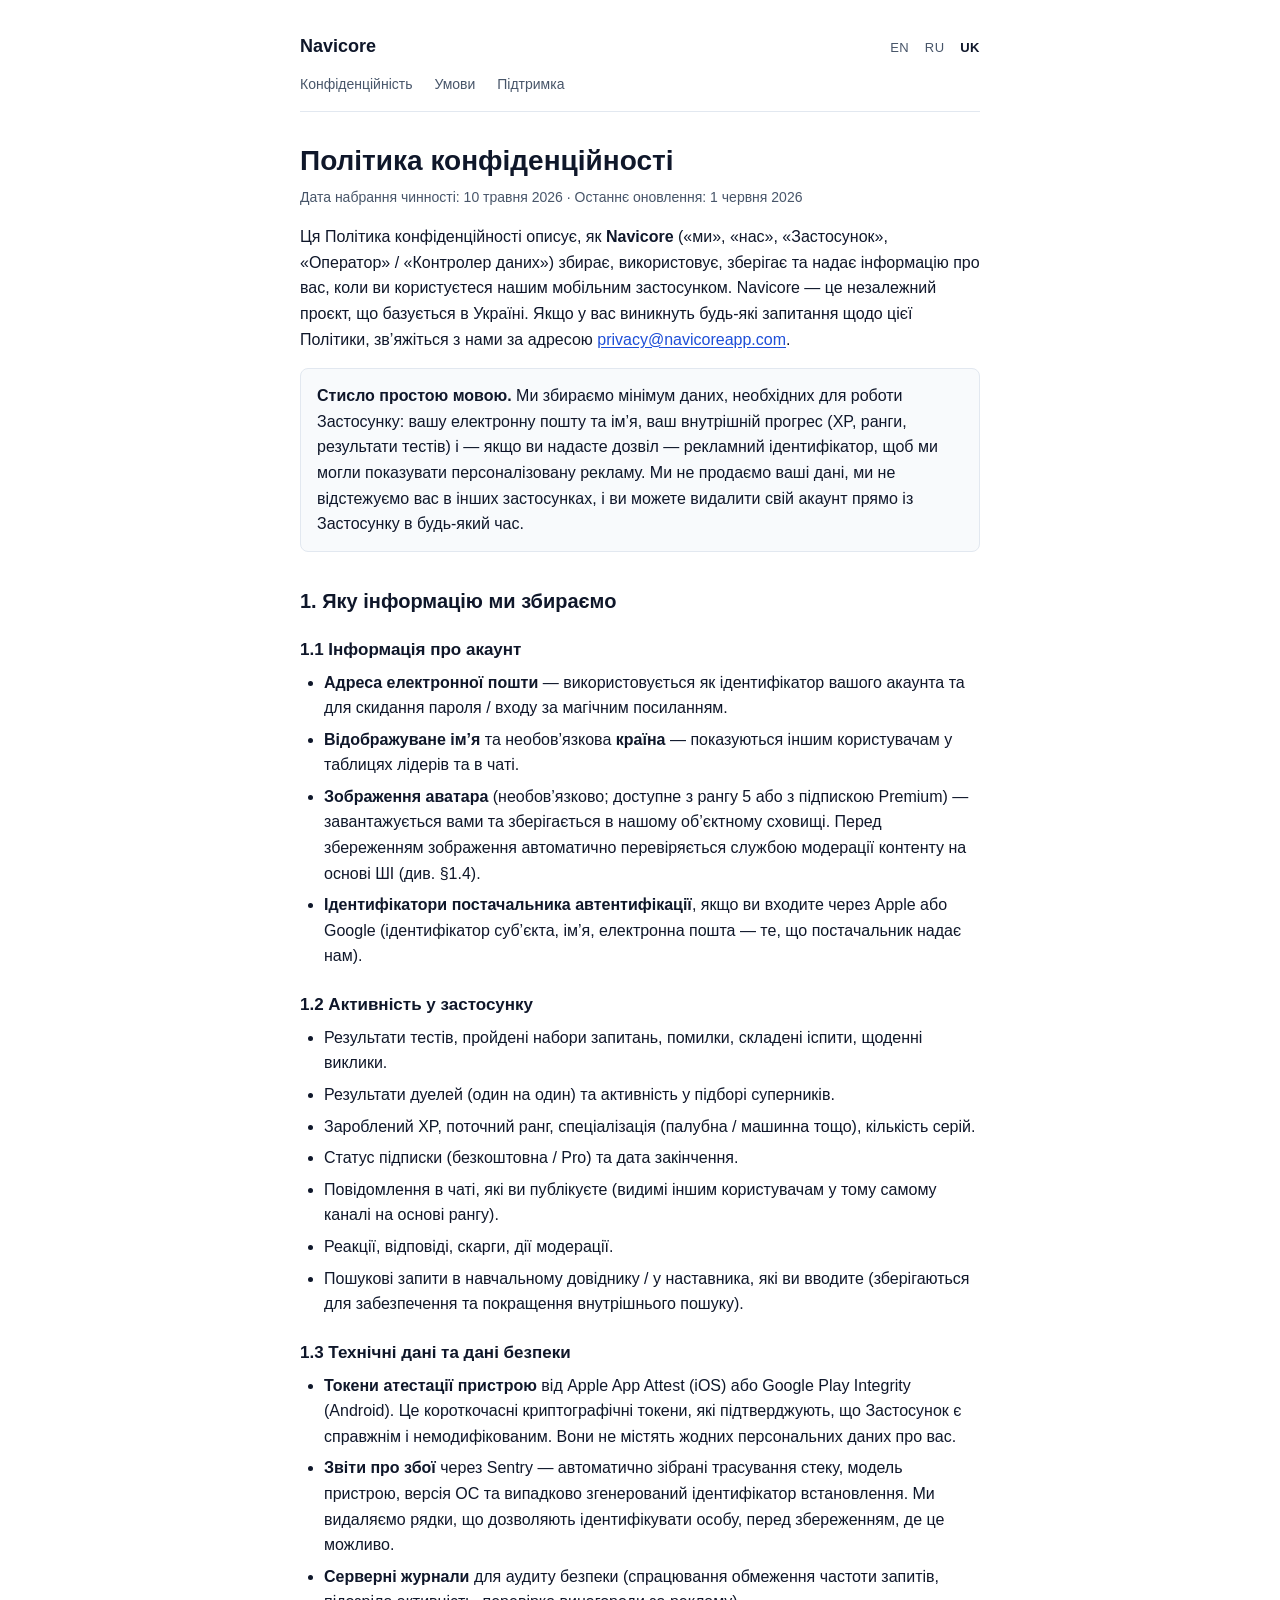
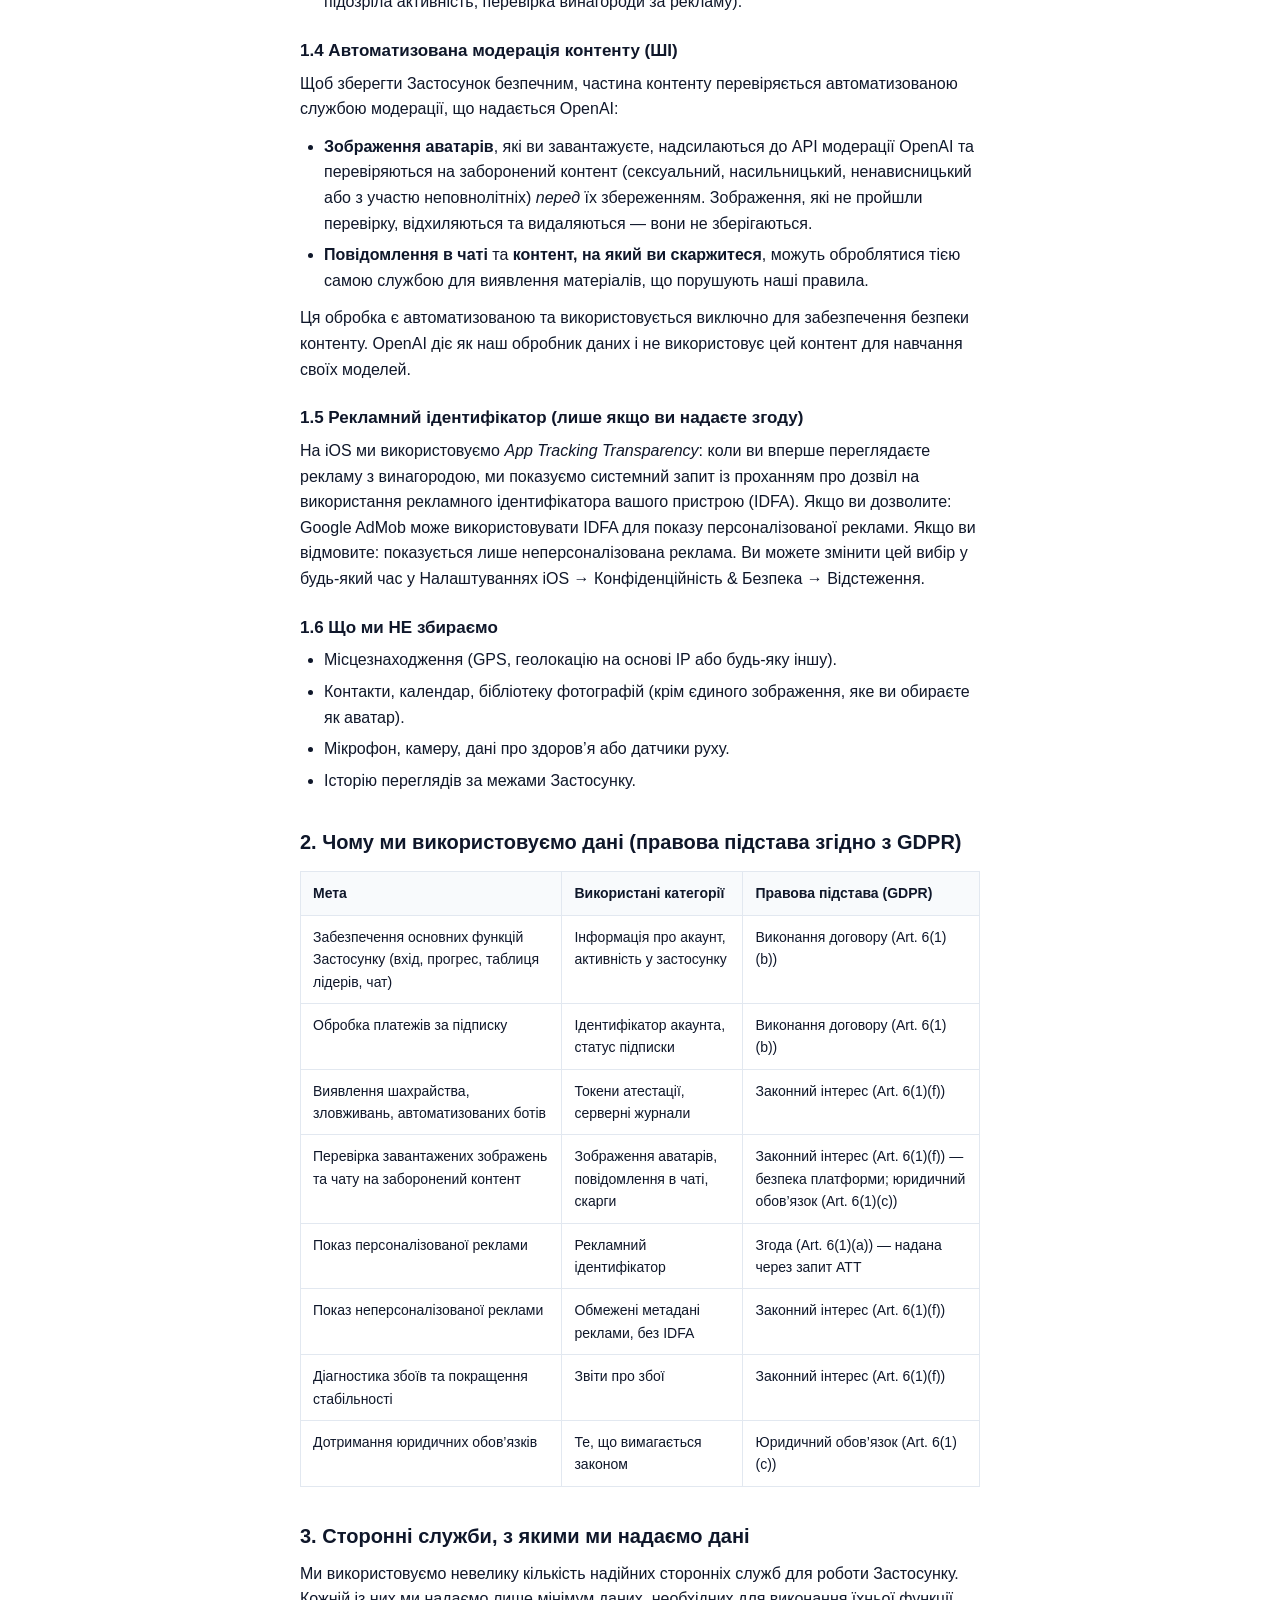
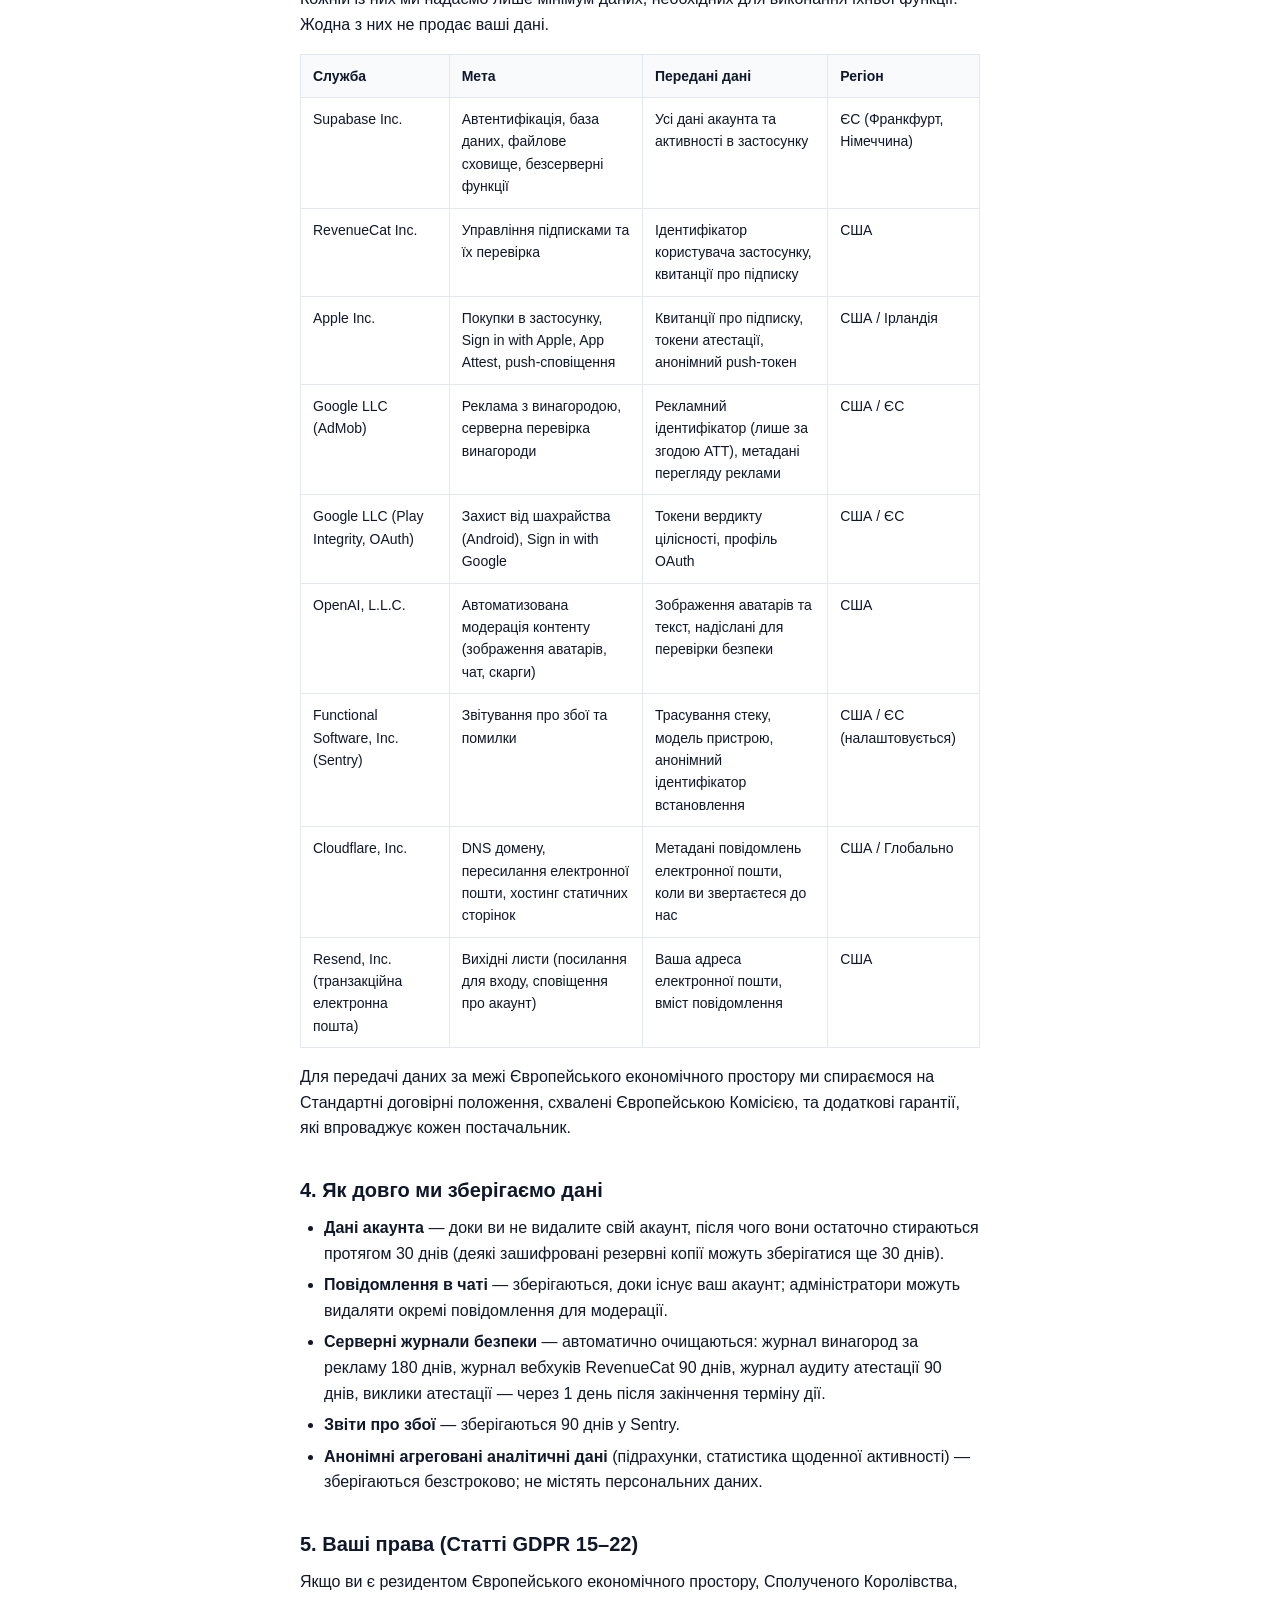
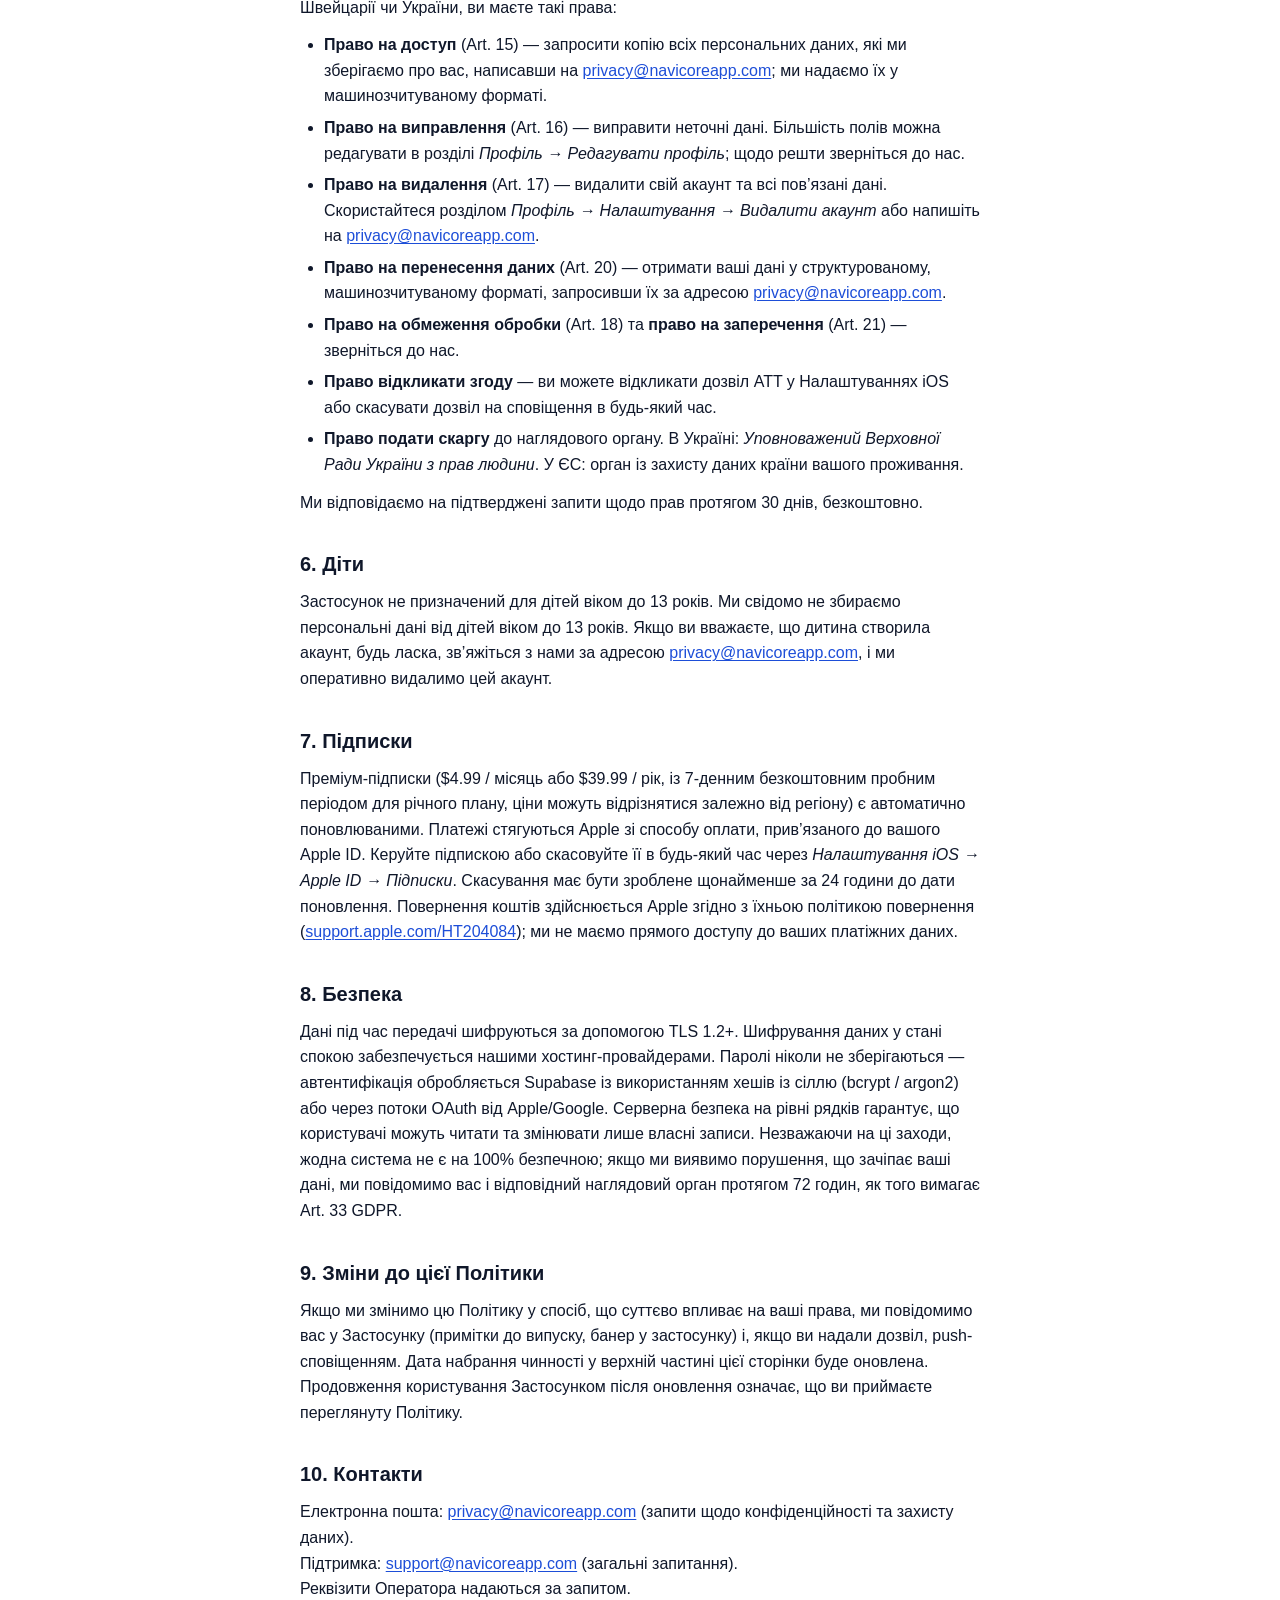
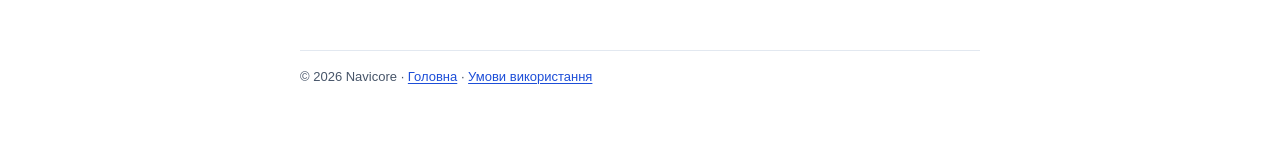
<file: uk/privacy/index.html>
<!doctype html>
<html lang="uk">
<head>
  <meta charset="utf-8">
  <meta name="viewport" content="width=device-width, initial-scale=1">
  <title>Політика конфіденційності — Navicore</title>
  <link rel="stylesheet" href="../../style.css">
</head>
<body>
  <main class="container">
    <header>
      <a class="brand" href="../../">Navicore</a>
      <nav>
        <a href="../privacy/">Конфіденційність</a>
        <a href="../terms/">Умови</a>
        <a href="../support/">Підтримка</a>
      </nav>
      <div class="langs">
        <a href="../../en/privacy/">EN</a>
        <a href="../../ru/privacy/">RU</a>
        <a href="../../uk/privacy/" class="active">UK</a>
      </div>
    </header>

    <h1>Політика конфіденційності</h1>
    <p class="meta">Дата набрання чинності: 10 травня 2026 · Останнє оновлення: 1 червня 2026</p>

    <p>
      Ця Політика конфіденційності описує, як <strong>Navicore</strong>
      («ми», «нас», «Застосунок», «Оператор» / «Контролер даних») збирає,
      використовує, зберігає та надає інформацію про вас, коли ви користуєтеся нашим мобільним
      застосунком. Navicore — це незалежний проєкт, що базується в Україні.
      Якщо у вас виникнуть будь-які запитання щодо цієї Політики, зв’яжіться з нами за адресою
      <a href="mailto:privacy@navicoreapp.com">privacy@navicoreapp.com</a>.
    </p>

    <div class="callout">
      <strong>Стисло простою мовою.</strong> Ми збираємо мінімум даних,
      необхідних для роботи Застосунку: вашу електронну пошту та ім’я, ваш внутрішній прогрес
      (XP, ранги, результати тестів) і — якщо ви надасте дозвіл — рекламний
      ідентифікатор, щоб ми могли показувати персоналізовану рекламу. Ми не продаємо
      ваші дані, ми не відстежуємо вас в інших застосунках, і ви можете видалити
      свій акаунт прямо із Застосунку в будь-який час.
    </div>

    <h2>1. Яку інформацію ми збираємо</h2>

    <h3>1.1 Інформація про акаунт</h3>
    <ul>
      <li><strong>Адреса електронної пошти</strong> — використовується як ідентифікатор вашого акаунта та для скидання пароля / входу за магічним посиланням.</li>
      <li><strong>Відображуване ім’я</strong> та необов’язкова <strong>країна</strong> — показуються іншим користувачам у таблицях лідерів та в чаті.</li>
      <li><strong>Зображення аватара</strong> (необов’язково; доступне з рангу 5 або з підпискою Premium) — завантажується вами та зберігається в нашому об’єктному сховищі. Перед збереженням зображення автоматично перевіряється службою модерації контенту на основі ШІ (див. §1.4).</li>
      <li><strong>Ідентифікатори постачальника автентифікації</strong>, якщо ви входите через Apple або Google (ідентифікатор суб’єкта, ім’я, електронна пошта — те, що постачальник надає нам).</li>
    </ul>

    <h3>1.2 Активність у застосунку</h3>
    <ul>
      <li>Результати тестів, пройдені набори запитань, помилки, складені іспити, щоденні виклики.</li>
      <li>Результати дуелей (один на один) та активність у підборі суперників.</li>
      <li>Зароблений XP, поточний ранг, спеціалізація (палубна / машинна тощо), кількість серій.</li>
      <li>Статус підписки (безкоштовна / Pro) та дата закінчення.</li>
      <li>Повідомлення в чаті, які ви публікуєте (видимі іншим користувачам у тому самому каналі на основі рангу).</li>
      <li>Реакції, відповіді, скарги, дії модерації.</li>
      <li>Пошукові запити в навчальному довіднику / у наставника, які ви вводите (зберігаються для забезпечення та покращення внутрішнього пошуку).</li>
    </ul>

    <h3>1.3 Технічні дані та дані безпеки</h3>
    <ul>
      <li><strong>Токени атестації пристрою</strong> від Apple App Attest (iOS) або Google Play Integrity (Android). Це короткочасні криптографічні токени, які підтверджують, що Застосунок є справжнім і немодифікованим. Вони не містять жодних персональних даних про вас.</li>
      <li><strong>Звіти про збої</strong> через Sentry — автоматично зібрані трасування стеку, модель пристрою, версія ОС та випадково згенерований ідентифікатор встановлення. Ми видаляємо рядки, що дозволяють ідентифікувати особу, перед збереженням, де це можливо.</li>
      <li><strong>Серверні журнали</strong> для аудиту безпеки (спрацювання обмеження частоти запитів, підозріла активність, перевірка винагороди за рекламу).</li>
    </ul>

    <h3>1.4 Автоматизована модерація контенту (ШІ)</h3>
    <p>
      Щоб зберегти Застосунок безпечним, частина контенту перевіряється автоматизованою
      службою модерації, що надається OpenAI:
    </p>
    <ul>
      <li><strong>Зображення аватарів</strong>, які ви завантажуєте, надсилаються до API модерації OpenAI та перевіряються на заборонений контент (сексуальний, насильницький, ненависницький або з участю неповнолітніх) <em>перед</em> їх збереженням. Зображення, які не пройшли перевірку, відхиляються та видаляються — вони не зберігаються.</li>
      <li><strong>Повідомлення в чаті</strong> та <strong>контент, на який ви скаржитеся</strong>, можуть оброблятися тією самою службою для виявлення матеріалів, що порушують наші правила.</li>
    </ul>
    <p>
      Ця обробка є автоматизованою та використовується виключно для забезпечення безпеки
      контенту. OpenAI діє як наш обробник даних і не використовує цей
      контент для навчання своїх моделей.
    </p>

    <h3>1.5 Рекламний ідентифікатор (лише якщо ви надаєте згоду)</h3>
    <p>
      На iOS ми використовуємо <em>App Tracking Transparency</em>: коли ви
      вперше переглядаєте рекламу з винагородою, ми показуємо системний запит із проханням про дозвіл на
      використання рекламного ідентифікатора вашого пристрою (IDFA). Якщо ви дозволите:
      Google AdMob може використовувати IDFA для показу персоналізованої реклами. Якщо ви відмовите:
      показується лише неперсоналізована реклама. Ви можете змінити цей вибір у
      будь-який час у Налаштуваннях iOS → Конфіденційність &amp; Безпека → Відстеження.
    </p>

    <h3>1.6 Що ми НЕ збираємо</h3>
    <ul>
      <li>Місцезнаходження (GPS, геолокацію на основі IP або будь-яку іншу).</li>
      <li>Контакти, календар, бібліотеку фотографій (крім єдиного зображення, яке ви обираєте як аватар).</li>
      <li>Мікрофон, камеру, дані про здоров’я або датчики руху.</li>
      <li>Історію переглядів за межами Застосунку.</li>
    </ul>

    <h2>2. Чому ми використовуємо дані (правова підстава згідно з GDPR)</h2>

    <table>
      <thead>
        <tr><th>Мета</th><th>Використані категорії</th><th>Правова підстава (GDPR)</th></tr>
      </thead>
      <tbody>
        <tr>
          <td>Забезпечення основних функцій Застосунку (вхід, прогрес, таблиця лідерів, чат)</td>
          <td>Інформація про акаунт, активність у застосунку</td>
          <td>Виконання договору (Art. 6(1)(b))</td>
        </tr>
        <tr>
          <td>Обробка платежів за підписку</td>
          <td>Ідентифікатор акаунта, статус підписки</td>
          <td>Виконання договору (Art. 6(1)(b))</td>
        </tr>
        <tr>
          <td>Виявлення шахрайства, зловживань, автоматизованих ботів</td>
          <td>Токени атестації, серверні журнали</td>
          <td>Законний інтерес (Art. 6(1)(f))</td>
        </tr>
        <tr>
          <td>Перевірка завантажених зображень та чату на заборонений контент</td>
          <td>Зображення аватарів, повідомлення в чаті, скарги</td>
          <td>Законний інтерес (Art. 6(1)(f)) — безпека платформи; юридичний обов’язок (Art. 6(1)(c))</td>
        </tr>
        <tr>
          <td>Показ персоналізованої реклами</td>
          <td>Рекламний ідентифікатор</td>
          <td>Згода (Art. 6(1)(a)) — надана через запит ATT</td>
        </tr>
        <tr>
          <td>Показ неперсоналізованої реклами</td>
          <td>Обмежені метадані реклами, без IDFA</td>
          <td>Законний інтерес (Art. 6(1)(f))</td>
        </tr>
        <tr>
          <td>Діагностика збоїв та покращення стабільності</td>
          <td>Звіти про збої</td>
          <td>Законний інтерес (Art. 6(1)(f))</td>
        </tr>
        <tr>
          <td>Дотримання юридичних обов’язків</td>
          <td>Те, що вимагається законом</td>
          <td>Юридичний обов’язок (Art. 6(1)(c))</td>
        </tr>
      </tbody>
    </table>

    <h2>3. Сторонні служби, з якими ми надаємо дані</h2>

    <p>
      Ми використовуємо невелику кількість надійних сторонніх служб для роботи
      Застосунку. Кожній із них ми надаємо лише мінімум даних, необхідних для
      виконання їхньої функції. Жодна з них не продає ваші дані.
    </p>

    <table>
      <thead>
        <tr><th>Служба</th><th>Мета</th><th>Передані дані</th><th>Регіон</th></tr>
      </thead>
      <tbody>
        <tr>
          <td>Supabase Inc.</td>
          <td>Автентифікація, база даних, файлове сховище, безсерверні функції</td>
          <td>Усі дані акаунта та активності в застосунку</td>
          <td>ЄС (Франкфурт, Німеччина)</td>
        </tr>
        <tr>
          <td>RevenueCat Inc.</td>
          <td>Управління підписками та їх перевірка</td>
          <td>Ідентифікатор користувача застосунку, квитанції про підписку</td>
          <td>США</td>
        </tr>
        <tr>
          <td>Apple Inc.</td>
          <td>Покупки в застосунку, Sign in with Apple, App Attest, push-сповіщення</td>
          <td>Квитанції про підписку, токени атестації, анонімний push-токен</td>
          <td>США / Ірландія</td>
        </tr>
        <tr>
          <td>Google LLC (AdMob)</td>
          <td>Реклама з винагородою, серверна перевірка винагороди</td>
          <td>Рекламний ідентифікатор (лише за згодою ATT), метадані перегляду реклами</td>
          <td>США / ЄС</td>
        </tr>
        <tr>
          <td>Google LLC (Play Integrity, OAuth)</td>
          <td>Захист від шахрайства (Android), Sign in with Google</td>
          <td>Токени вердикту цілісності, профіль OAuth</td>
          <td>США / ЄС</td>
        </tr>
        <tr>
          <td>OpenAI, L.L.C.</td>
          <td>Автоматизована модерація контенту (зображення аватарів, чат, скарги)</td>
          <td>Зображення аватарів та текст, надіслані для перевірки безпеки</td>
          <td>США</td>
        </tr>
        <tr>
          <td>Functional Software, Inc. (Sentry)</td>
          <td>Звітування про збої та помилки</td>
          <td>Трасування стеку, модель пристрою, анонімний ідентифікатор встановлення</td>
          <td>США / ЄС (налаштовується)</td>
        </tr>
        <tr>
          <td>Cloudflare, Inc.</td>
          <td>DNS домену, пересилання електронної пошти, хостинг статичних сторінок</td>
          <td>Метадані повідомлень електронної пошти, коли ви звертаєтеся до нас</td>
          <td>США / Глобально</td>
        </tr>
        <tr>
          <td>Resend, Inc. (транзакційна електронна пошта)</td>
          <td>Вихідні листи (посилання для входу, сповіщення про акаунт)</td>
          <td>Ваша адреса електронної пошти, вміст повідомлення</td>
          <td>США</td>
        </tr>
      </tbody>
    </table>

    <p>
      Для передачі даних за межі Європейського економічного простору ми спираємося на
      Стандартні договірні положення, схвалені Європейською Комісією, та
      додаткові гарантії, які впроваджує кожен постачальник.
    </p>

    <h2>4. Як довго ми зберігаємо дані</h2>
    <ul>
      <li><strong>Дані акаунта</strong> — доки ви не видалите свій акаунт, після чого вони остаточно стираються протягом 30 днів (деякі зашифровані резервні копії можуть зберігатися ще 30 днів).</li>
      <li><strong>Повідомлення в чаті</strong> — зберігаються, доки існує ваш акаунт; адміністратори можуть видаляти окремі повідомлення для модерації.</li>
      <li><strong>Серверні журнали безпеки</strong> — автоматично очищаються: журнал винагород за рекламу 180 днів, журнал вебхуків RevenueCat 90 днів, журнал аудиту атестації 90 днів, виклики атестації — через 1 день після закінчення терміну дії.</li>
      <li><strong>Звіти про збої</strong> — зберігаються 90 днів у Sentry.</li>
      <li><strong>Анонімні агреговані аналітичні дані</strong> (підрахунки, статистика щоденної активності) — зберігаються безстроково; не містять персональних даних.</li>
    </ul>

    <h2>5. Ваші права (Статті GDPR 15–22)</h2>

    <p>Якщо ви є резидентом Європейського економічного простору, Сполученого Королівства, Швейцарії чи України, ви маєте такі права:</p>

    <ul>
      <li><strong>Право на доступ</strong> (Art. 15) — запросити копію всіх персональних даних, які ми зберігаємо про вас, написавши на <a href="mailto:privacy@navicoreapp.com">privacy@navicoreapp.com</a>; ми надаємо їх у машинозчитуваному форматі.</li>
      <li><strong>Право на виправлення</strong> (Art. 16) — виправити неточні дані. Більшість полів можна редагувати в розділі <em>Профіль → Редагувати профіль</em>; щодо решти зверніться до нас.</li>
      <li><strong>Право на видалення</strong> (Art. 17) — видалити свій акаунт та всі пов’язані дані. Скористайтеся розділом <em>Профіль → Налаштування → Видалити акаунт</em> або напишіть на <a href="mailto:privacy@navicoreapp.com">privacy@navicoreapp.com</a>.</li>
      <li><strong>Право на перенесення даних</strong> (Art. 20) — отримати ваші дані у структурованому, машинозчитуваному форматі, запросивши їх за адресою <a href="mailto:privacy@navicoreapp.com">privacy@navicoreapp.com</a>.</li>
      <li><strong>Право на обмеження обробки</strong> (Art. 18) та <strong>право на заперечення</strong> (Art. 21) — зверніться до нас.</li>
      <li><strong>Право відкликати згоду</strong> — ви можете відкликати дозвіл ATT у Налаштуваннях iOS або скасувати дозвіл на сповіщення в будь-який час.</li>
      <li><strong>Право подати скаргу</strong> до наглядового органу. В Україні: <em>Уповноважений Верховної Ради України з прав людини</em>. У ЄС: орган із захисту даних країни вашого проживання.</li>
    </ul>

    <p>Ми відповідаємо на підтверджені запити щодо прав протягом 30 днів, безкоштовно.</p>

    <h2>6. Діти</h2>
    <p>
      Застосунок не призначений для дітей віком до 13 років. Ми свідомо
      не збираємо персональні дані від дітей віком до 13 років. Якщо ви вважаєте,
      що дитина створила акаунт, будь ласка, зв’яжіться з нами за адресою
      <a href="mailto:privacy@navicoreapp.com">privacy@navicoreapp.com</a>,
      і ми оперативно видалимо цей акаунт.
    </p>

    <h2>7. Підписки</h2>
    <p>
      Преміум-підписки ($4.99 / місяць або $39.99 / рік, із 7-денним
      безкоштовним пробним періодом для річного плану, ціни можуть відрізнятися залежно від регіону) є
      автоматично поновлюваними. Платежі стягуються Apple зі способу оплати, прив’язаного до
      вашого Apple ID. Керуйте підпискою або скасовуйте її в будь-який час через
      <em>Налаштування iOS → Apple ID → Підписки</em>. Скасування має
      бути зроблене щонайменше за 24 години до дати поновлення. Повернення коштів
      здійснюється Apple згідно з їхньою політикою повернення
      (<a href="https://support.apple.com/en-us/HT204084">support.apple.com/HT204084</a>);
      ми не маємо прямого доступу до ваших платіжних даних.
    </p>

    <h2>8. Безпека</h2>
    <p>
      Дані під час передачі шифруються за допомогою TLS 1.2+. Шифрування даних у стані спокою
      забезпечується нашими хостинг-провайдерами. Паролі ніколи не зберігаються —
      автентифікація обробляється Supabase із використанням хешів із сіллю (bcrypt /
      argon2) або через потоки OAuth від Apple/Google. Серверна безпека на рівні рядків
      гарантує, що користувачі можуть читати та змінювати лише власні записи.
      Незважаючи на ці заходи, жодна система не є на 100% безпечною; якщо ми виявимо
      порушення, що зачіпає ваші дані, ми повідомимо вас і відповідний
      наглядовий орган протягом 72 годин, як того вимагає Art. 33 GDPR.
    </p>

    <h2>9. Зміни до цієї Політики</h2>
    <p>
      Якщо ми змінимо цю Політику у спосіб, що суттєво впливає на ваші
      права, ми повідомимо вас у Застосунку (примітки до випуску, банер у застосунку)
      і, якщо ви надали дозвіл, push-сповіщенням.
      Дата набрання чинності у верхній частині цієї сторінки буде оновлена. Продовження
      користування Застосунком після оновлення означає, що ви приймаєте переглянуту Політику.
    </p>

    <h2>10. Контакти</h2>
    <p>
      Електронна пошта: <a href="mailto:privacy@navicoreapp.com">privacy@navicoreapp.com</a>
      (запити щодо конфіденційності та захисту даних).<br>
      Підтримка: <a href="mailto:support@navicoreapp.com">support@navicoreapp.com</a>
      (загальні запитання).<br>
      Реквізити Оператора надаються за запитом.
    </p>

    <footer>
      © 2026 Navicore · <a href="../../">Головна</a> ·
      <a href="../terms/">Умови використання</a>
    </footer>
  </main>
</body>
</html>
</file>
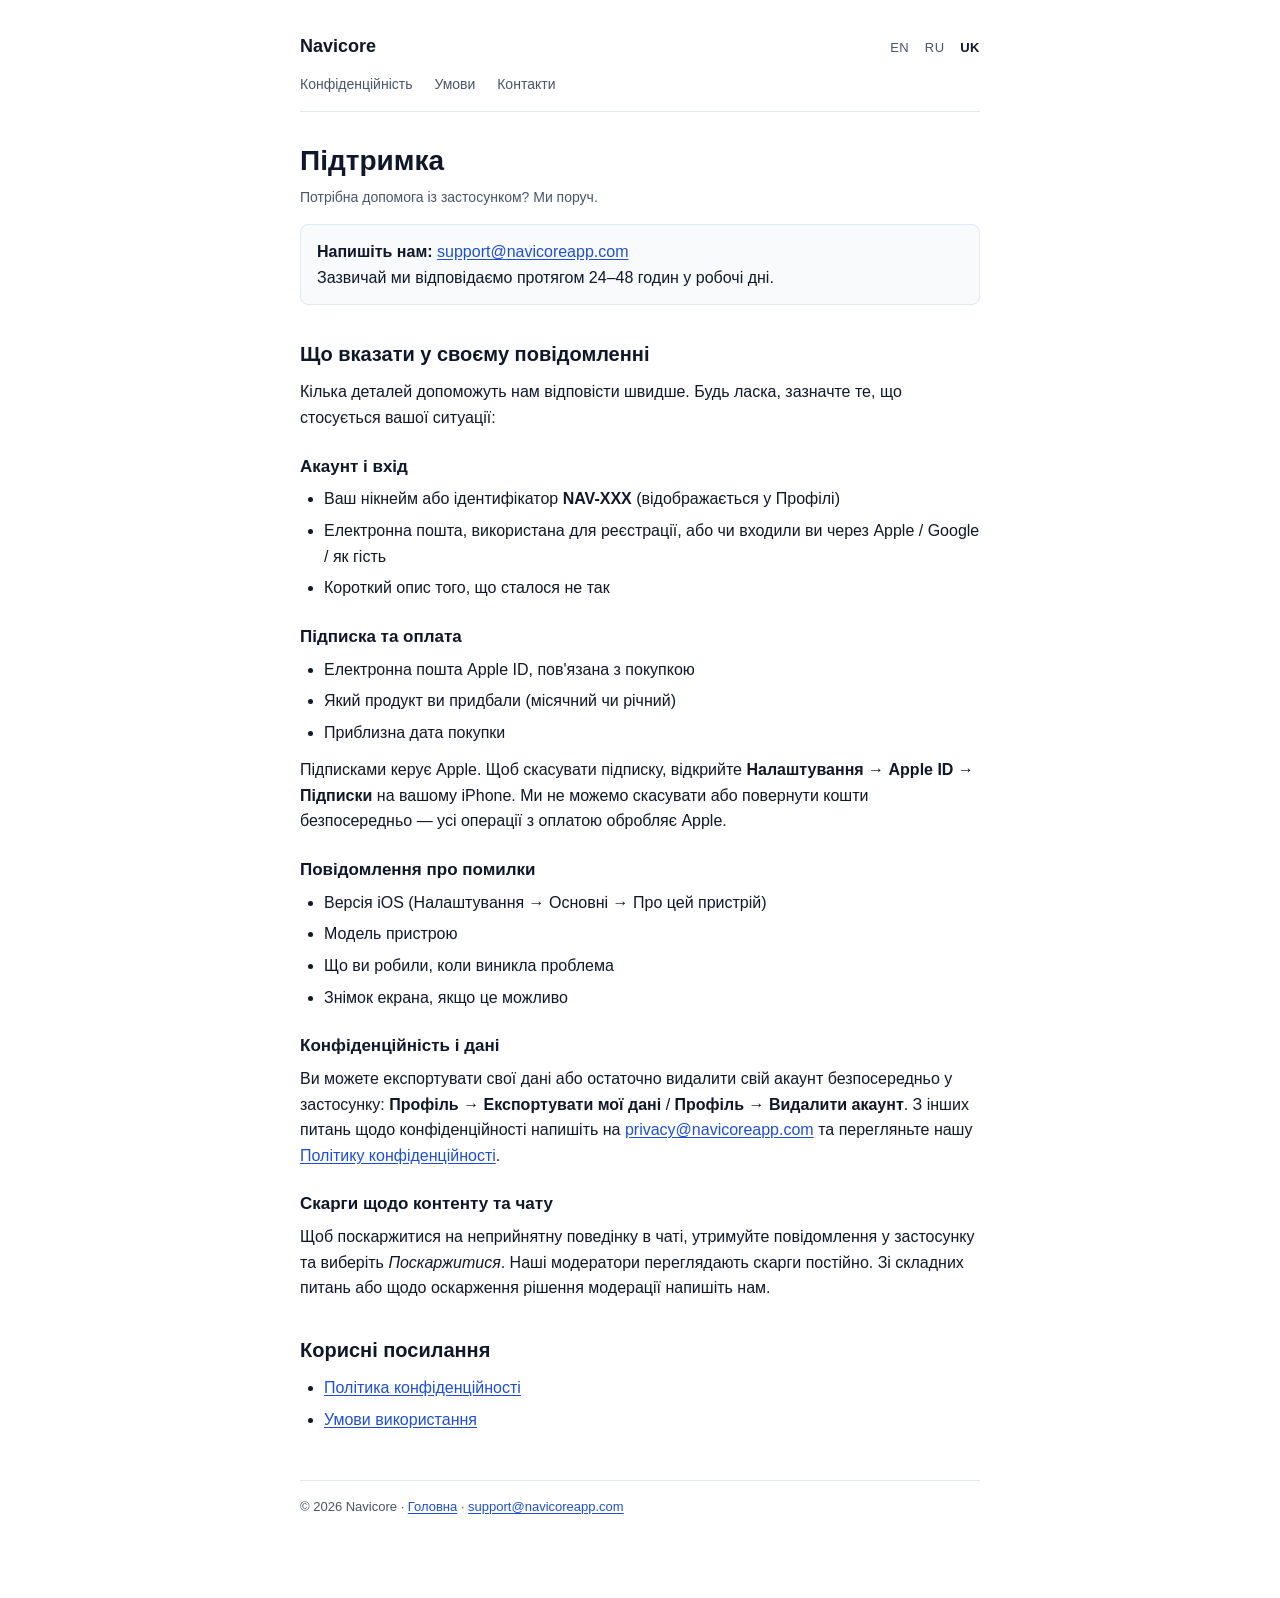
<file: uk/support/index.html>
<!doctype html>
<html lang="uk">
<head>
  <meta charset="utf-8">
  <meta name="viewport" content="width=device-width, initial-scale=1">
  <title>Підтримка — Navicore</title>
  <link rel="stylesheet" href="../../style.css">
</head>
<body>
  <main class="container">
    <header>
      <a class="brand" href="../../">Navicore</a>
      <nav>
        <a href="../privacy/">Конфіденційність</a>
        <a href="../terms/">Умови</a>
        <a href="mailto:support@navicoreapp.com">Контакти</a>
      </nav>
      <div class="langs">
        <a href="../../en/support/">EN</a>
        <a href="../../ru/support/">RU</a>
        <a href="../../uk/support/" class="active">UK</a>
      </div>
    </header>

    <h1>Підтримка</h1>
    <p class="meta">Потрібна допомога із застосунком? Ми поруч.</p>

    <div class="callout">
      <strong>Напишіть нам:</strong>
      <a href="mailto:support@navicoreapp.com">support@navicoreapp.com</a><br>
      Зазвичай ми відповідаємо протягом 24&ndash;48 годин у робочі дні.
    </div>

    <h2>Що вказати у своєму повідомленні</h2>
    <p>
      Кілька деталей допоможуть нам відповісти швидше. Будь ласка, зазначте те, що стосується
      вашої ситуації:
    </p>

    <h3>Акаунт і вхід</h3>
    <ul>
      <li>Ваш нікнейм або ідентифікатор <strong>NAV-XXX</strong> (відображається у Профілі)</li>
      <li>Електронна пошта, використана для реєстрації, або чи входили ви через Apple / Google / як гість</li>
      <li>Короткий опис того, що сталося не так</li>
    </ul>

    <h3>Підписка та оплата</h3>
    <ul>
      <li>Електронна пошта Apple ID, пов'язана з покупкою</li>
      <li>Який продукт ви придбали (місячний чи річний)</li>
      <li>Приблизна дата покупки</li>
    </ul>
    <p>
      Підписками керує Apple. Щоб скасувати підписку, відкрийте
      <strong>Налаштування &rarr; Apple ID &rarr; Підписки</strong> на вашому
      iPhone. Ми не можемо скасувати або повернути кошти безпосередньо &mdash; усі
      операції з оплатою обробляє Apple.
    </p>

    <h3>Повідомлення про помилки</h3>
    <ul>
      <li>Версія iOS (Налаштування &rarr; Основні &rarr; Про цей пристрій)</li>
      <li>Модель пристрою</li>
      <li>Що ви робили, коли виникла проблема</li>
      <li>Знімок екрана, якщо це можливо</li>
    </ul>

    <h3>Конфіденційність і дані</h3>
    <p>
      Ви можете експортувати свої дані або остаточно видалити свій акаунт безпосередньо
      у застосунку: <strong>Профіль &rarr; Експортувати мої дані</strong> /
      <strong>Профіль &rarr; Видалити акаунт</strong>. З інших питань щодо конфіденційності
      напишіть на
      <a href="mailto:privacy@navicoreapp.com">privacy@navicoreapp.com</a>
      та перегляньте нашу <a href="../privacy/">Політику конфіденційності</a>.
    </p>

    <h3>Скарги щодо контенту та чату</h3>
    <p>
      Щоб поскаржитися на неприйнятну поведінку в чаті, утримуйте повідомлення
      у застосунку та виберіть <em>Поскаржитися</em>. Наші модератори переглядають
      скарги постійно. Зі складних питань або щодо оскарження рішення модерації
      напишіть нам.
    </p>

    <h2>Корисні посилання</h2>
    <ul>
      <li><a href="../privacy/">Політика конфіденційності</a></li>
      <li><a href="../terms/">Умови використання</a></li>
    </ul>

    <footer>
      &copy; 2026 Navicore &middot; <a href="../../">Головна</a> &middot;
      <a href="mailto:support@navicoreapp.com">support@navicoreapp.com</a>
    </footer>
  </main>
</body>
</html>
</file>
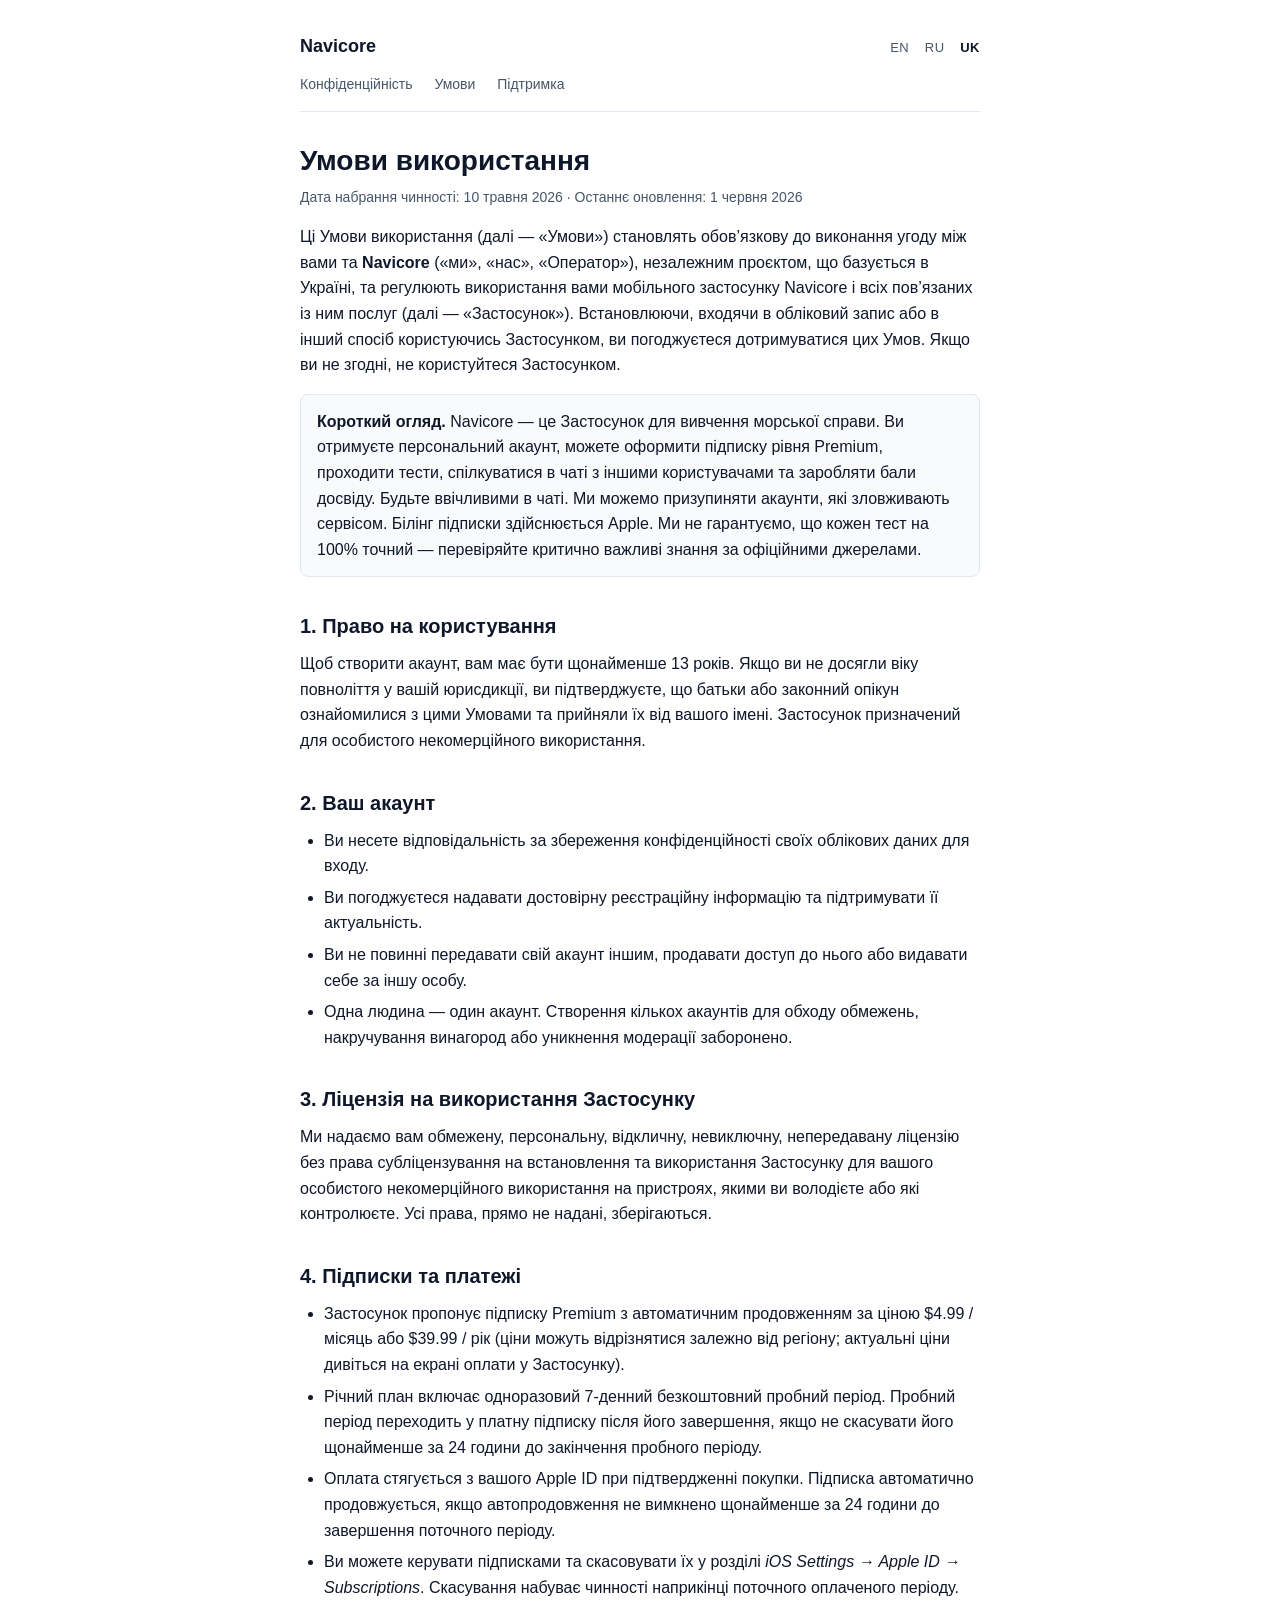
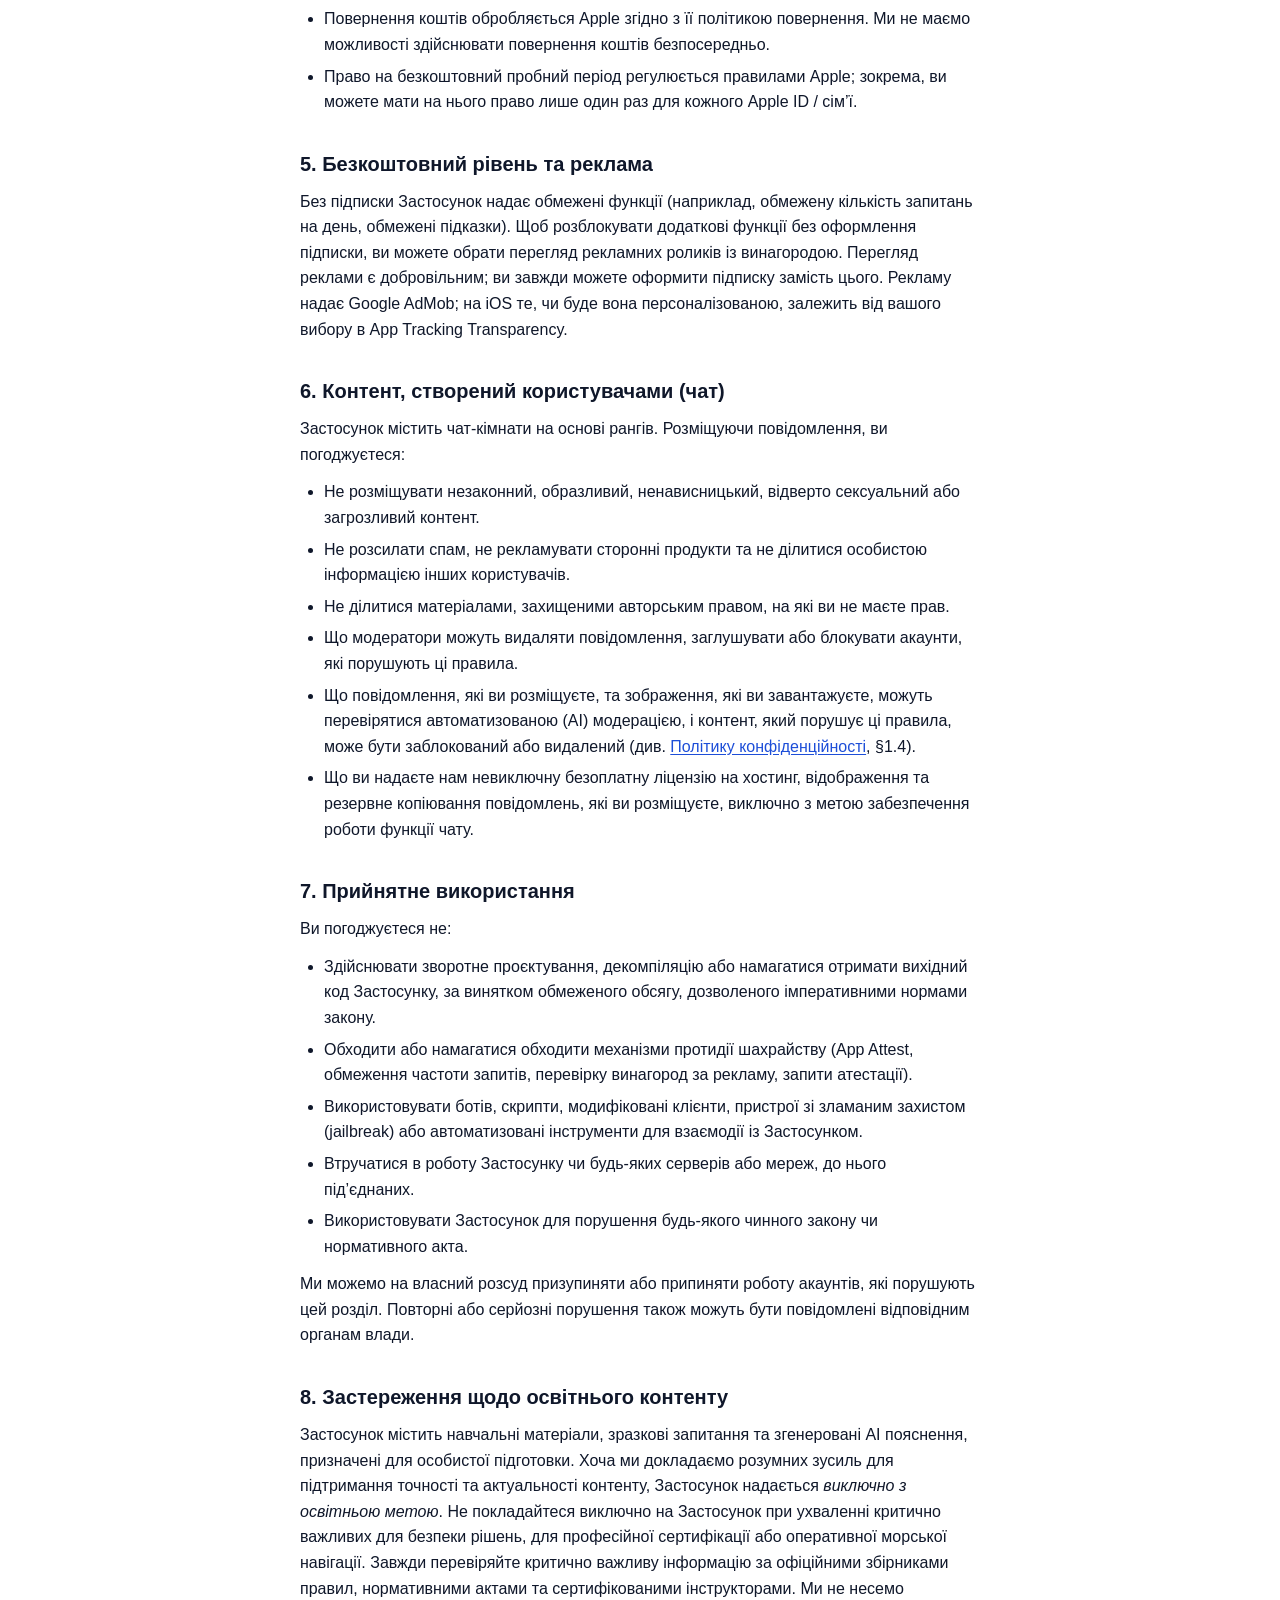
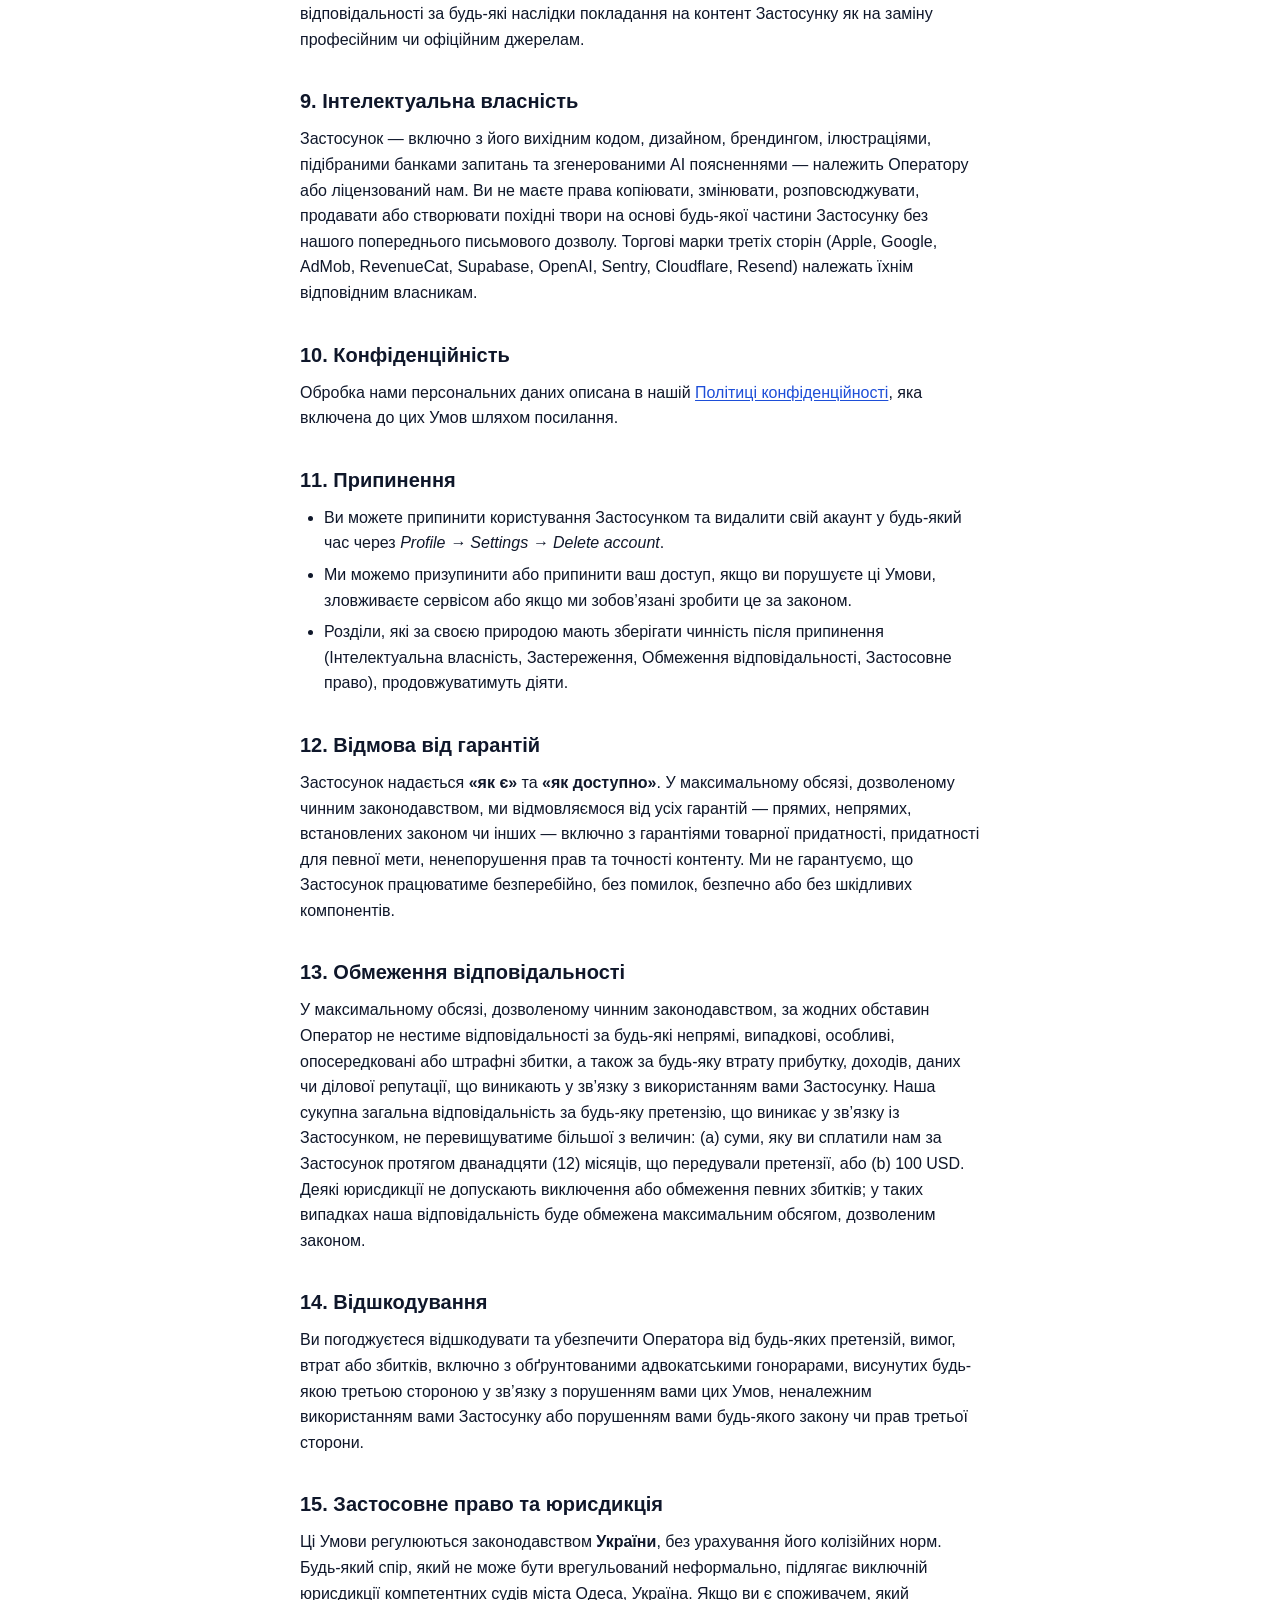
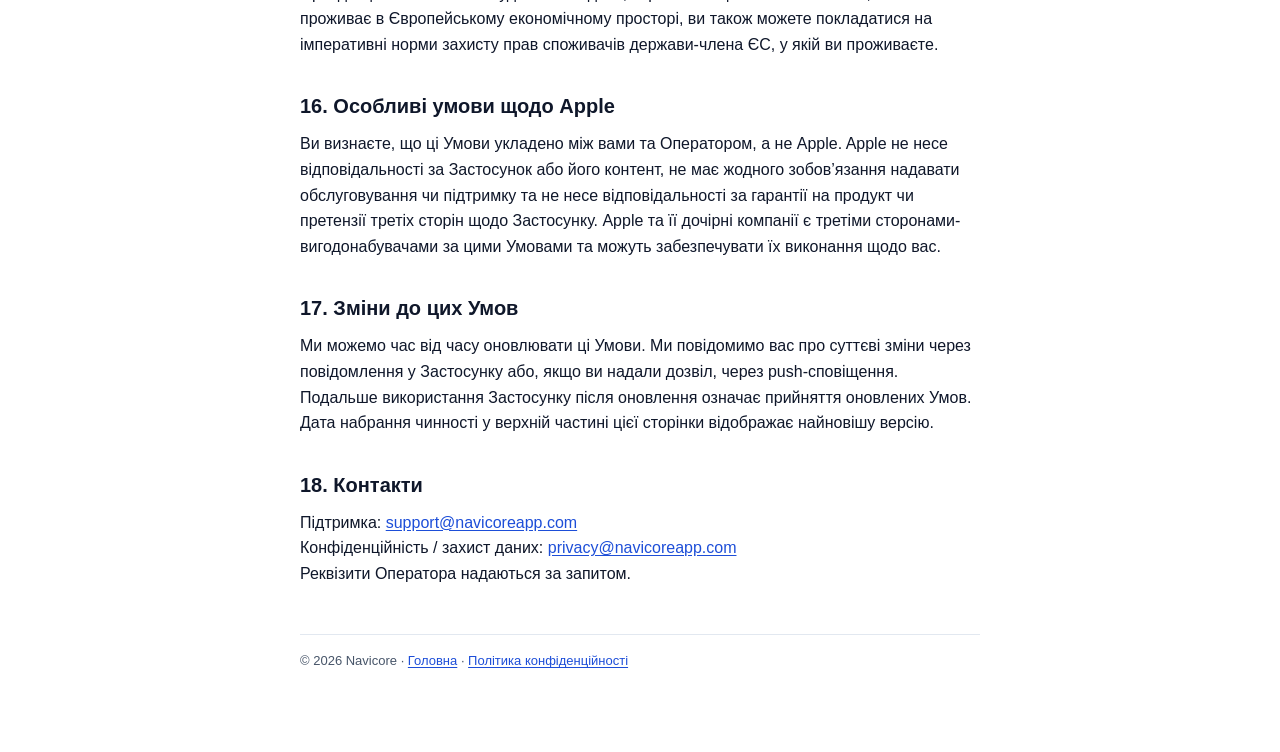
<file: uk/terms/index.html>
<!doctype html>
<html lang="uk">
<head>
  <meta charset="utf-8">
  <meta name="viewport" content="width=device-width, initial-scale=1">
  <title>Умови використання — Navicore</title>
  <link rel="stylesheet" href="../../style.css">
</head>
<body>
  <main class="container">
    <header>
      <a class="brand" href="../../">Navicore</a>
      <nav>
        <a href="../privacy/">Конфіденційність</a>
        <a href="../terms/">Умови</a>
        <a href="../support/">Підтримка</a>
      </nav>
      <div class="langs">
        <a href="../../en/terms/">EN</a>
        <a href="../../ru/terms/">RU</a>
        <a href="../../uk/terms/" class="active">UK</a>
      </div>
    </header>

    <h1>Умови використання</h1>
    <p class="meta">Дата набрання чинності: 10 травня 2026 · Останнє оновлення: 1 червня 2026</p>

    <p>
      Ці Умови використання (далі — «Умови») становлять обов’язкову до виконання
      угоду між вами та <strong>Navicore</strong> («ми», «нас», «Оператор»),
      незалежним проєктом, що базується в Україні, та регулюють використання вами
      мобільного застосунку Navicore і всіх пов’язаних із ним послуг
      (далі — «Застосунок»).
      Встановлюючи, входячи в обліковий запис або в інший спосіб користуючись
      Застосунком, ви погоджуєтеся дотримуватися цих Умов. Якщо ви не згодні,
      не користуйтеся Застосунком.
    </p>

    <div class="callout">
      <strong>Короткий огляд.</strong> Navicore — це Застосунок для вивчення
      морської справи. Ви отримуєте персональний акаунт, можете оформити
      підписку рівня Premium, проходити тести, спілкуватися в чаті з іншими
      користувачами та заробляти бали досвіду. Будьте ввічливими в чаті. Ми можемо
      призупиняти акаунти, які зловживають сервісом.
      Білінг підписки здійснюється Apple. Ми не гарантуємо, що
      кожен тест на 100% точний — перевіряйте критично важливі знання за
      офіційними джерелами.
    </div>

    <h2>1. Право на користування</h2>
    <p>
      Щоб створити акаунт, вам має бути щонайменше 13 років. Якщо ви не
      досягли віку повноліття у вашій юрисдикції, ви підтверджуєте, що
      батьки або законний опікун ознайомилися з цими Умовами та прийняли їх
      від вашого імені. Застосунок призначений для особистого некомерційного використання.
    </p>

    <h2>2. Ваш акаунт</h2>
    <ul>
      <li>Ви несете відповідальність за збереження конфіденційності своїх облікових даних для входу.</li>
      <li>Ви погоджуєтеся надавати достовірну реєстраційну інформацію та підтримувати її актуальність.</li>
      <li>Ви не повинні передавати свій акаунт іншим, продавати доступ до нього або видавати себе за іншу особу.</li>
      <li>Одна людина — один акаунт. Створення кількох акаунтів для обходу обмежень, накручування винагород або уникнення модерації заборонено.</li>
    </ul>

    <h2>3. Ліцензія на використання Застосунку</h2>
    <p>
      Ми надаємо вам обмежену, персональну, відкличну, невиключну,
      непередавану ліцензію без права субліцензування на встановлення та використання
      Застосунку для вашого особистого некомерційного використання на пристроях, якими ви володієте
      або які контролюєте. Усі права, прямо не надані, зберігаються.
    </p>

    <h2>4. Підписки та платежі</h2>
    <ul>
      <li>Застосунок пропонує підписку Premium з автоматичним продовженням за ціною $4.99 / місяць або $39.99 / рік (ціни можуть відрізнятися залежно від регіону; актуальні ціни дивіться на екрані оплати у Застосунку).</li>
      <li>Річний план включає одноразовий 7-денний безкоштовний пробний період. Пробний період переходить у платну підписку після його завершення, якщо не скасувати його щонайменше за 24 години до закінчення пробного періоду.</li>
      <li>Оплата стягується з вашого Apple ID при підтвердженні покупки. Підписка автоматично продовжується, якщо автопродовження не вимкнено щонайменше за 24 години до завершення поточного періоду.</li>
      <li>Ви можете керувати підписками та скасовувати їх у розділі <em>iOS Settings → Apple ID → Subscriptions</em>. Скасування набуває чинності наприкінці поточного оплаченого періоду.</li>
      <li>Повернення коштів обробляється Apple згідно з її політикою повернення. Ми не маємо можливості здійснювати повернення коштів безпосередньо.</li>
      <li>Право на безкоштовний пробний період регулюється правилами Apple; зокрема, ви можете мати на нього право лише один раз для кожного Apple ID / сім’ї.</li>
    </ul>

    <h2>5. Безкоштовний рівень та реклама</h2>
    <p>
      Без підписки Застосунок надає обмежені функції (наприклад,
      обмежену кількість запитань на день, обмежені підказки). Щоб розблокувати додаткові
      функції без оформлення підписки, ви можете обрати перегляд
      рекламних роликів із винагородою. Перегляд реклами є добровільним; ви завжди можете
      оформити підписку замість цього. Рекламу надає Google AdMob; на iOS те,
      чи буде вона персоналізованою, залежить від вашого вибору в App Tracking Transparency.
    </p>

    <h2>6. Контент, створений користувачами (чат)</h2>
    <p>
      Застосунок містить чат-кімнати на основі рангів. Розміщуючи повідомлення, ви
      погоджуєтеся:
    </p>
    <ul>
      <li>Не розміщувати незаконний, образливий, ненависницький, відверто сексуальний або загрозливий контент.</li>
      <li>Не розсилати спам, не рекламувати сторонні продукти та не ділитися особистою інформацією інших користувачів.</li>
      <li>Не ділитися матеріалами, захищеними авторським правом, на які ви не маєте прав.</li>
      <li>Що модератори можуть видаляти повідомлення, заглушувати або блокувати акаунти, які порушують ці правила.</li>
      <li>Що повідомлення, які ви розміщуєте, та зображення, які ви завантажуєте, можуть перевірятися автоматизованою (AI) модерацією, і контент, який порушує ці правила, може бути заблокований або видалений (див. <a href="../privacy/">Політику конфіденційності</a>, §1.4).</li>
      <li>Що ви надаєте нам невиключну безоплатну ліцензію на хостинг, відображення та резервне копіювання повідомлень, які ви розміщуєте, виключно з метою забезпечення роботи функції чату.</li>
    </ul>

    <h2>7. Прийнятне використання</h2>
    <p>Ви погоджуєтеся не:</p>
    <ul>
      <li>Здійснювати зворотне проєктування, декомпіляцію або намагатися отримати вихідний код Застосунку, за винятком обмеженого обсягу, дозволеного імперативними нормами закону.</li>
      <li>Обходити або намагатися обходити механізми протидії шахрайству (App Attest, обмеження частоти запитів, перевірку винагород за рекламу, запити атестації).</li>
      <li>Використовувати ботів, скрипти, модифіковані клієнти, пристрої зі зламаним захистом (jailbreak) або автоматизовані інструменти для взаємодії із Застосунком.</li>
      <li>Втручатися в роботу Застосунку чи будь-яких серверів або мереж, до нього під’єднаних.</li>
      <li>Використовувати Застосунок для порушення будь-якого чинного закону чи нормативного акта.</li>
    </ul>
    <p>
      Ми можемо на власний розсуд призупиняти або припиняти роботу акаунтів, які
      порушують цей розділ. Повторні або серйозні порушення також можуть бути
      повідомлені відповідним органам влади.
    </p>

    <h2>8. Застереження щодо освітнього контенту</h2>
    <p>
      Застосунок містить навчальні матеріали, зразкові запитання та згенеровані AI
      пояснення, призначені для особистої підготовки. Хоча ми докладаємо
      розумних зусиль для підтримання точності та актуальності контенту, Застосунок
      надається <em>виключно з освітньою метою</em>. Не покладайтеся
      виключно на Застосунок при ухваленні критично важливих для безпеки рішень, для професійної
      сертифікації або оперативної морської навігації. Завжди перевіряйте
      критично важливу інформацію за офіційними збірниками правил, нормативними актами та
      сертифікованими інструкторами. Ми не несемо відповідальності за будь-які наслідки
      покладання на контент Застосунку як на заміну професійним чи офіційним
      джерелам.
    </p>

    <h2>9. Інтелектуальна власність</h2>
    <p>
      Застосунок — включно з його вихідним кодом, дизайном, брендингом, ілюстраціями,
      підібраними банками запитань та згенерованими AI поясненнями — належить
      Оператору або ліцензований нам. Ви не маєте права копіювати, змінювати, розповсюджувати,
      продавати або створювати похідні твори на основі будь-якої частини Застосунку без нашого
      попереднього письмового дозволу. Торгові марки третіх сторін (Apple, Google,
      AdMob, RevenueCat, Supabase, OpenAI, Sentry, Cloudflare, Resend) належать
      їхнім відповідним власникам.
    </p>

    <h2>10. Конфіденційність</h2>
    <p>
      Обробка нами персональних даних описана в нашій
      <a href="../privacy/">Політиці конфіденційності</a>, яка включена
      до цих Умов шляхом посилання.
    </p>

    <h2>11. Припинення</h2>
    <ul>
      <li>Ви можете припинити користування Застосунком та видалити свій акаунт у будь-який час через <em>Profile → Settings → Delete account</em>.</li>
      <li>Ми можемо призупинити або припинити ваш доступ, якщо ви порушуєте ці Умови, зловживаєте сервісом або якщо ми зобов’язані зробити це за законом.</li>
      <li>Розділи, які за своєю природою мають зберігати чинність після припинення (Інтелектуальна власність, Застереження, Обмеження відповідальності, Застосовне право), продовжуватимуть діяти.</li>
    </ul>

    <h2>12. Відмова від гарантій</h2>
    <p>
      Застосунок надається <strong>«як є»</strong> та <strong>«як доступно»</strong>.
      У максимальному обсязі, дозволеному чинним законодавством, ми відмовляємося від усіх
      гарантій — прямих, непрямих, встановлених законом чи інших — включно з
      гарантіями товарної придатності, придатності для певної мети,
      ненепорушення прав та точності контенту. Ми не гарантуємо, що
      Застосунок працюватиме безперебійно, без помилок, безпечно або без шкідливих
      компонентів.
    </p>

    <h2>13. Обмеження відповідальності</h2>
    <p>
      У максимальному обсязі, дозволеному чинним законодавством, за жодних обставин
      Оператор не нестиме відповідальності за будь-які непрямі, випадкові, особливі,
      опосередковані або штрафні збитки, а також за будь-яку втрату прибутку, доходів,
      даних чи ділової репутації, що виникають у зв’язку з використанням вами Застосунку.
      Наша сукупна загальна відповідальність за будь-яку претензію, що виникає у зв’язку
      із Застосунком, не перевищуватиме більшої з величин: (a) суми, яку ви
      сплатили нам за Застосунок протягом дванадцяти (12) місяців, що передували претензії,
      або (b) 100 USD. Деякі юрисдикції не допускають виключення або
      обмеження певних збитків; у таких випадках наша відповідальність буде
      обмежена максимальним обсягом, дозволеним законом.
    </p>

    <h2>14. Відшкодування</h2>
    <p>
      Ви погоджуєтеся відшкодувати та убезпечити Оператора від будь-яких
      претензій, вимог, втрат або збитків, включно з обґрунтованими адвокатськими
      гонорарами, висунутих будь-якою третьою стороною у зв’язку з порушенням вами цих
      Умов, неналежним використанням вами Застосунку або порушенням вами будь-якого закону чи
      прав третьої сторони.
    </p>

    <h2>15. Застосовне право та юрисдикція</h2>
    <p>
      Ці Умови регулюються законодавством <strong>України</strong>,
      без урахування його колізійних норм. Будь-який спір, який
      не може бути врегульований неформально, підлягає виключній
      юрисдикції компетентних судів міста Одеса, Україна. Якщо ви є
      споживачем, який проживає в Європейському економічному просторі, ви також можете покладатися
      на імперативні норми захисту прав споживачів держави-члена ЄС, у
      якій ви проживаєте.
    </p>

    <h2>16. Особливі умови щодо Apple</h2>
    <p>
      Ви визнаєте, що ці Умови укладено між вами та Оператором,
      а не Apple. Apple не несе відповідальності за Застосунок або його контент, не має
      жодного зобов’язання надавати обслуговування чи підтримку та не несе
      відповідальності за гарантії на продукт чи претензії третіх сторін щодо
      Застосунку. Apple та її дочірні компанії є третіми сторонами-вигодонабувачами
      за цими Умовами та можуть забезпечувати їх виконання щодо вас.
    </p>

    <h2>17. Зміни до цих Умов</h2>
    <p>
      Ми можемо час від часу оновлювати ці Умови. Ми повідомимо вас про
      суттєві зміни через повідомлення у Застосунку або, якщо ви надали дозвіл,
      через push-сповіщення. Подальше використання Застосунку після оновлення
      означає прийняття оновлених Умов. Дата набрання чинності у
      верхній частині цієї сторінки відображає найновішу версію.
    </p>

    <h2>18. Контакти</h2>
    <p>
      Підтримка: <a href="mailto:support@navicoreapp.com">support@navicoreapp.com</a><br>
      Конфіденційність / захист даних: <a href="mailto:privacy@navicoreapp.com">privacy@navicoreapp.com</a><br>
      Реквізити Оператора надаються за запитом.
    </p>

    <footer>
      © 2026 Navicore · <a href="../../">Головна</a> ·
      <a href="../privacy/">Політика конфіденційності</a>
    </footer>
  </main>
</body>
</html>
</file>
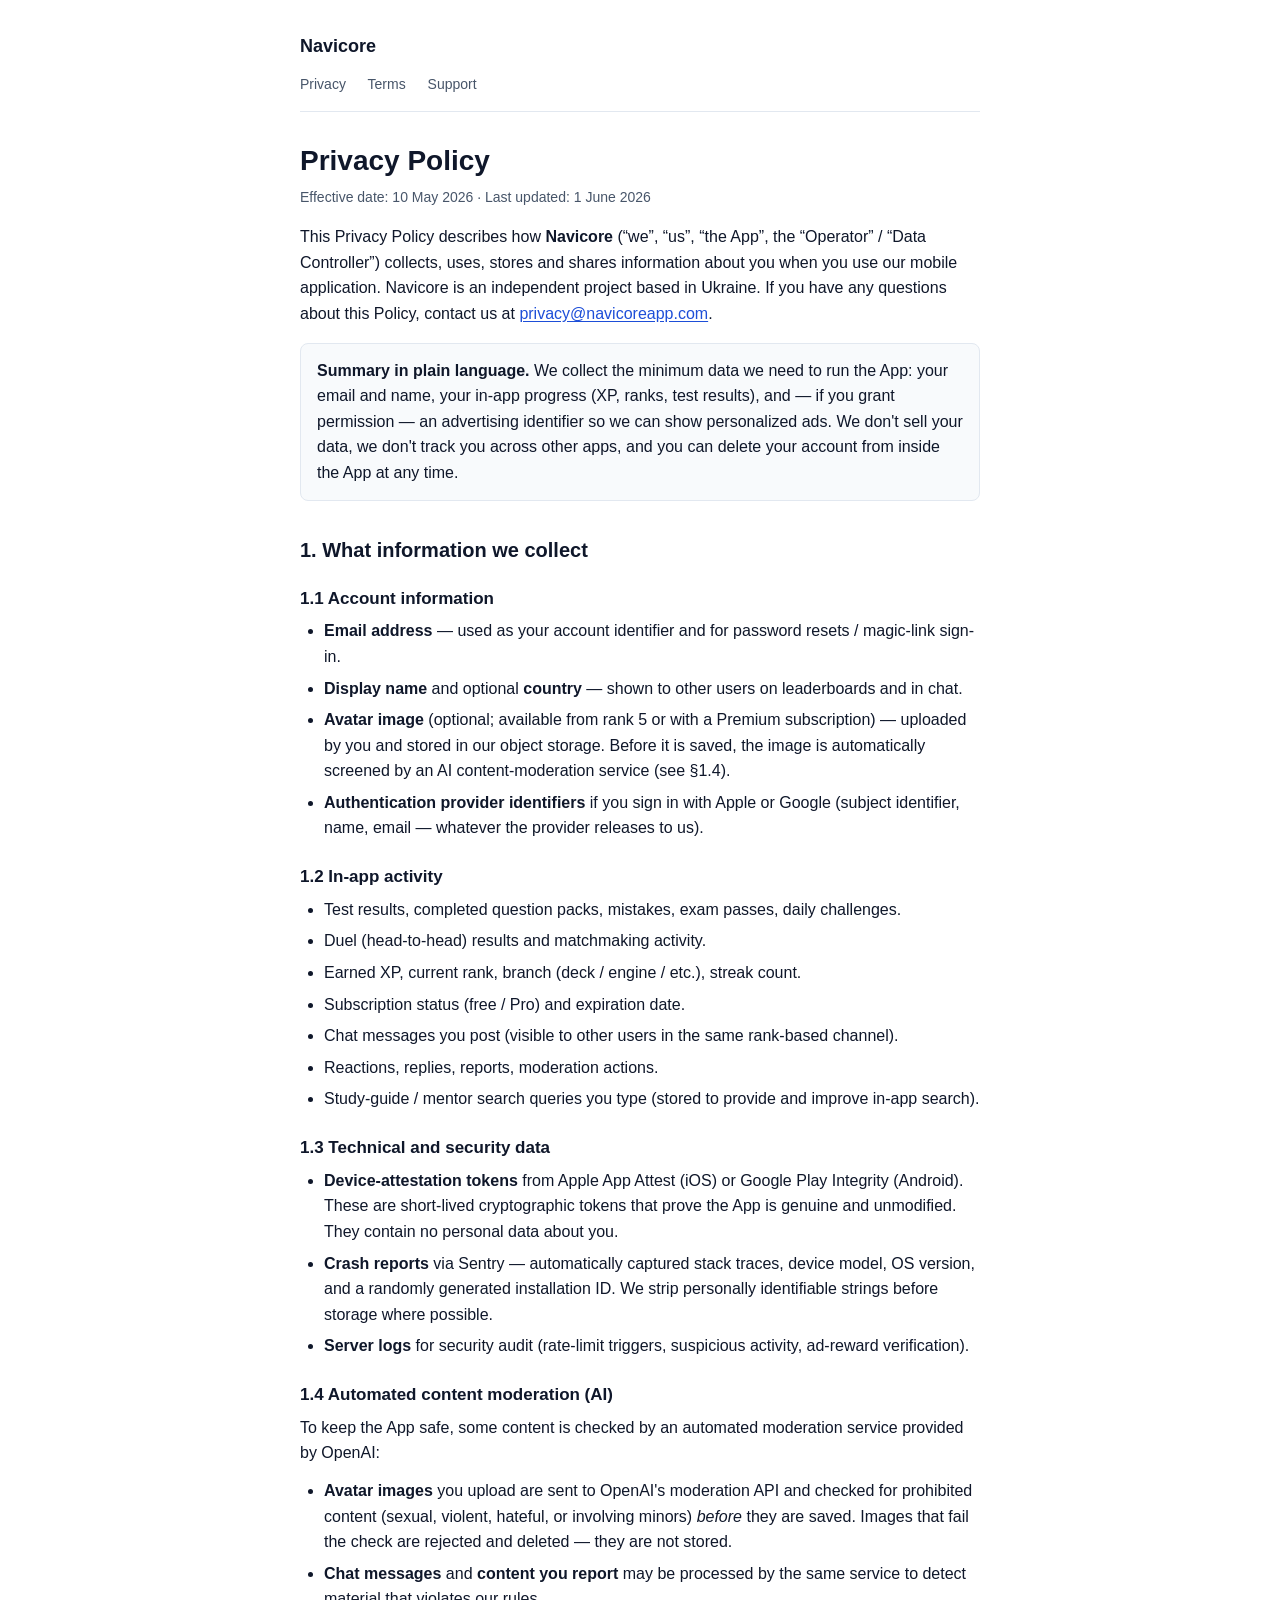
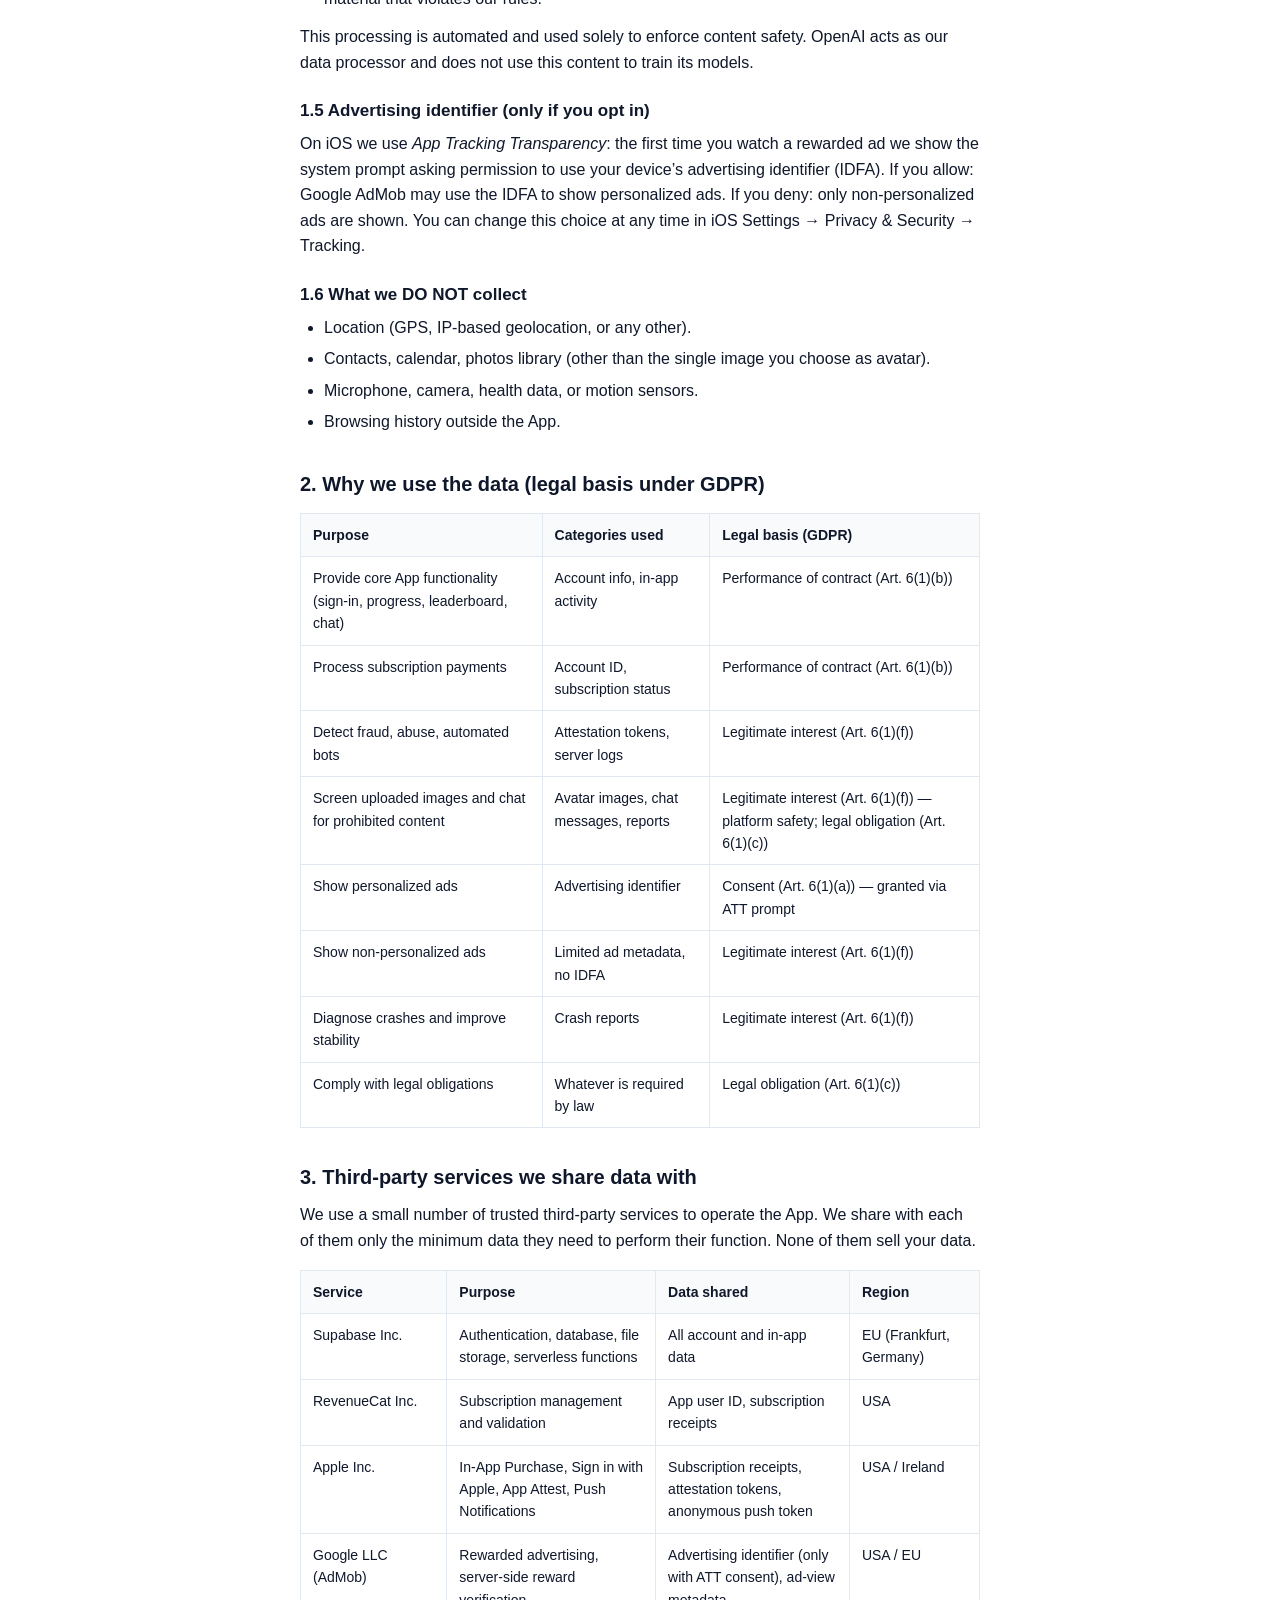
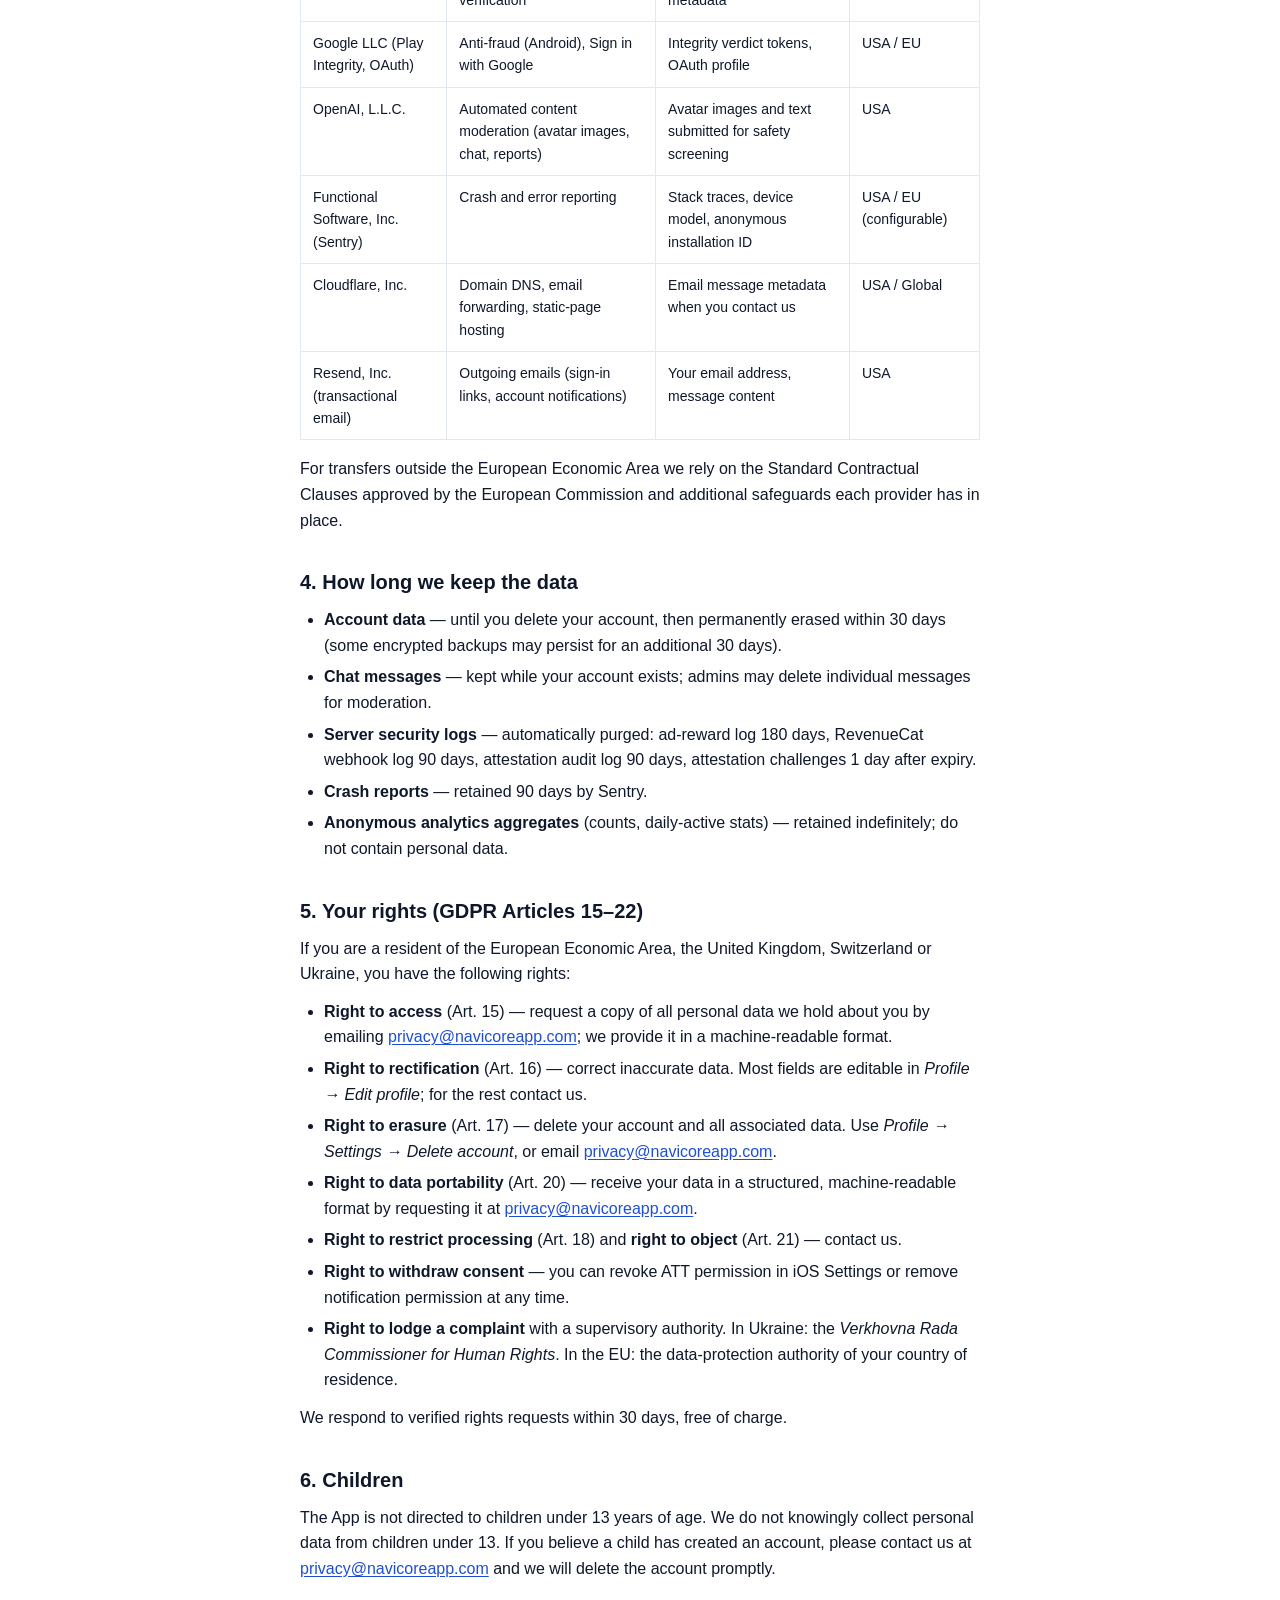
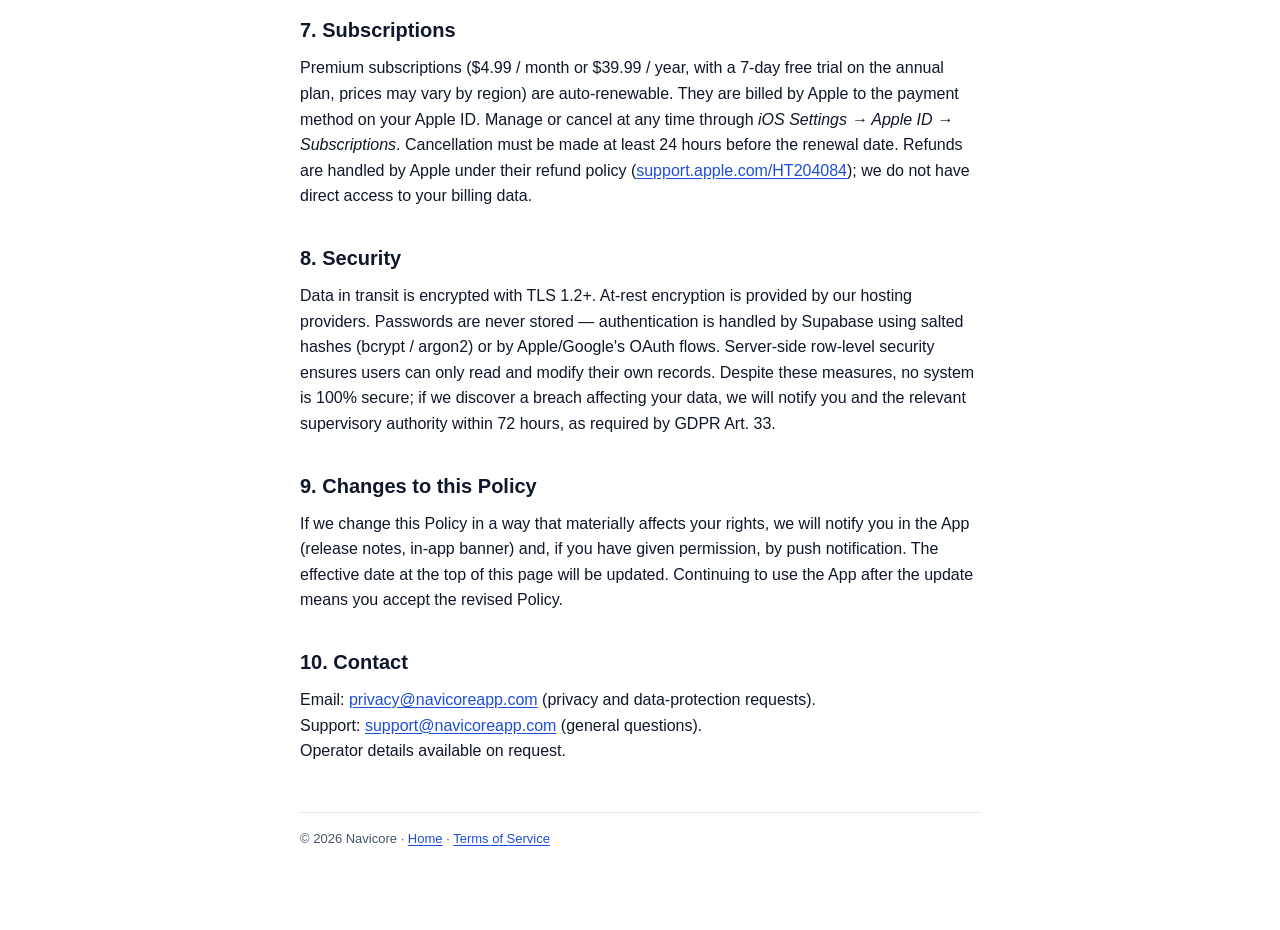
<file: en/privacy.html>
<!doctype html>
<html lang="en">
<head>
  <meta charset="utf-8">
  <meta name="viewport" content="width=device-width, initial-scale=1">
  <title>Privacy Policy — Navicore</title>
  <link rel="stylesheet" href="/style.css">
</head>
<body>
  <main class="container">
    <header>
      <a class="brand" href="/">Navicore</a>
      <nav>
        <a href="/en/privacy">Privacy</a>
        <a href="/en/terms">Terms</a>
        <a href="/en/support">Support</a>
      </nav>
    </header>

    <h1>Privacy Policy</h1>
    <p class="meta">Effective date: 10 May 2026 · Last updated: 1 June 2026</p>

    <p>
      This Privacy Policy describes how <strong>Navicore</strong>
      (“we”, “us”, “the App”, the “Operator” / “Data Controller”) collects,
      uses, stores and shares information about you when you use our mobile
      application. Navicore is an independent project based in Ukraine.
      If you have any questions about this Policy, contact us at
      <a href="mailto:privacy@navicoreapp.com">privacy@navicoreapp.com</a>.
    </p>

    <div class="callout">
      <strong>Summary in plain language.</strong> We collect the minimum data
      we need to run the App: your email and name, your in-app progress
      (XP, ranks, test results), and — if you grant permission — an
      advertising identifier so we can show personalized ads. We don't sell
      your data, we don't track you across other apps, and you can delete
      your account from inside the App at any time.
    </div>

    <h2>1. What information we collect</h2>

    <h3>1.1 Account information</h3>
    <ul>
      <li><strong>Email address</strong> — used as your account identifier and for password resets / magic-link sign-in.</li>
      <li><strong>Display name</strong> and optional <strong>country</strong> — shown to other users on leaderboards and in chat.</li>
      <li><strong>Avatar image</strong> (optional; available from rank 5 or with a Premium subscription) — uploaded by you and stored in our object storage. Before it is saved, the image is automatically screened by an AI content-moderation service (see §1.4).</li>
      <li><strong>Authentication provider identifiers</strong> if you sign in with Apple or Google (subject identifier, name, email — whatever the provider releases to us).</li>
    </ul>

    <h3>1.2 In-app activity</h3>
    <ul>
      <li>Test results, completed question packs, mistakes, exam passes, daily challenges.</li>
      <li>Duel (head-to-head) results and matchmaking activity.</li>
      <li>Earned XP, current rank, branch (deck / engine / etc.), streak count.</li>
      <li>Subscription status (free / Pro) and expiration date.</li>
      <li>Chat messages you post (visible to other users in the same rank-based channel).</li>
      <li>Reactions, replies, reports, moderation actions.</li>
      <li>Study-guide / mentor search queries you type (stored to provide and improve in-app search).</li>
    </ul>

    <h3>1.3 Technical and security data</h3>
    <ul>
      <li><strong>Device-attestation tokens</strong> from Apple App Attest (iOS) or Google Play Integrity (Android). These are short-lived cryptographic tokens that prove the App is genuine and unmodified. They contain no personal data about you.</li>
      <li><strong>Crash reports</strong> via Sentry — automatically captured stack traces, device model, OS version, and a randomly generated installation ID. We strip personally identifiable strings before storage where possible.</li>
      <li><strong>Server logs</strong> for security audit (rate-limit triggers, suspicious activity, ad-reward verification).</li>
    </ul>

    <h3>1.4 Automated content moderation (AI)</h3>
    <p>
      To keep the App safe, some content is checked by an automated
      moderation service provided by OpenAI:
    </p>
    <ul>
      <li><strong>Avatar images</strong> you upload are sent to OpenAI's moderation API and checked for prohibited content (sexual, violent, hateful, or involving minors) <em>before</em> they are saved. Images that fail the check are rejected and deleted — they are not stored.</li>
      <li><strong>Chat messages</strong> and <strong>content you report</strong> may be processed by the same service to detect material that violates our rules.</li>
    </ul>
    <p>
      This processing is automated and used solely to enforce content
      safety. OpenAI acts as our data processor and does not use this
      content to train its models.
    </p>

    <h3>1.5 Advertising identifier (only if you opt in)</h3>
    <p>
      On iOS we use <em>App Tracking Transparency</em>: the first time you
      watch a rewarded ad we show the system prompt asking permission to
      use your device’s advertising identifier (IDFA). If you allow:
      Google AdMob may use the IDFA to show personalized ads. If you deny:
      only non-personalized ads are shown. You can change this choice at
      any time in iOS Settings → Privacy &amp; Security → Tracking.
    </p>

    <h3>1.6 What we DO NOT collect</h3>
    <ul>
      <li>Location (GPS, IP-based geolocation, or any other).</li>
      <li>Contacts, calendar, photos library (other than the single image you choose as avatar).</li>
      <li>Microphone, camera, health data, or motion sensors.</li>
      <li>Browsing history outside the App.</li>
    </ul>

    <h2>2. Why we use the data (legal basis under GDPR)</h2>

    <table>
      <thead>
        <tr><th>Purpose</th><th>Categories used</th><th>Legal basis (GDPR)</th></tr>
      </thead>
      <tbody>
        <tr>
          <td>Provide core App functionality (sign-in, progress, leaderboard, chat)</td>
          <td>Account info, in-app activity</td>
          <td>Performance of contract (Art. 6(1)(b))</td>
        </tr>
        <tr>
          <td>Process subscription payments</td>
          <td>Account ID, subscription status</td>
          <td>Performance of contract (Art. 6(1)(b))</td>
        </tr>
        <tr>
          <td>Detect fraud, abuse, automated bots</td>
          <td>Attestation tokens, server logs</td>
          <td>Legitimate interest (Art. 6(1)(f))</td>
        </tr>
        <tr>
          <td>Screen uploaded images and chat for prohibited content</td>
          <td>Avatar images, chat messages, reports</td>
          <td>Legitimate interest (Art. 6(1)(f)) — platform safety; legal obligation (Art. 6(1)(c))</td>
        </tr>
        <tr>
          <td>Show personalized ads</td>
          <td>Advertising identifier</td>
          <td>Consent (Art. 6(1)(a)) — granted via ATT prompt</td>
        </tr>
        <tr>
          <td>Show non-personalized ads</td>
          <td>Limited ad metadata, no IDFA</td>
          <td>Legitimate interest (Art. 6(1)(f))</td>
        </tr>
        <tr>
          <td>Diagnose crashes and improve stability</td>
          <td>Crash reports</td>
          <td>Legitimate interest (Art. 6(1)(f))</td>
        </tr>
        <tr>
          <td>Comply with legal obligations</td>
          <td>Whatever is required by law</td>
          <td>Legal obligation (Art. 6(1)(c))</td>
        </tr>
      </tbody>
    </table>

    <h2>3. Third-party services we share data with</h2>

    <p>
      We use a small number of trusted third-party services to operate the
      App. We share with each of them only the minimum data they need to
      perform their function. None of them sell your data.
    </p>

    <table>
      <thead>
        <tr><th>Service</th><th>Purpose</th><th>Data shared</th><th>Region</th></tr>
      </thead>
      <tbody>
        <tr>
          <td>Supabase Inc.</td>
          <td>Authentication, database, file storage, serverless functions</td>
          <td>All account and in-app data</td>
          <td>EU (Frankfurt, Germany)</td>
        </tr>
        <tr>
          <td>RevenueCat Inc.</td>
          <td>Subscription management and validation</td>
          <td>App user ID, subscription receipts</td>
          <td>USA</td>
        </tr>
        <tr>
          <td>Apple Inc.</td>
          <td>In-App Purchase, Sign in with Apple, App Attest, Push Notifications</td>
          <td>Subscription receipts, attestation tokens, anonymous push token</td>
          <td>USA / Ireland</td>
        </tr>
        <tr>
          <td>Google LLC (AdMob)</td>
          <td>Rewarded advertising, server-side reward verification</td>
          <td>Advertising identifier (only with ATT consent), ad-view metadata</td>
          <td>USA / EU</td>
        </tr>
        <tr>
          <td>Google LLC (Play Integrity, OAuth)</td>
          <td>Anti-fraud (Android), Sign in with Google</td>
          <td>Integrity verdict tokens, OAuth profile</td>
          <td>USA / EU</td>
        </tr>
        <tr>
          <td>OpenAI, L.L.C.</td>
          <td>Automated content moderation (avatar images, chat, reports)</td>
          <td>Avatar images and text submitted for safety screening</td>
          <td>USA</td>
        </tr>
        <tr>
          <td>Functional Software, Inc. (Sentry)</td>
          <td>Crash and error reporting</td>
          <td>Stack traces, device model, anonymous installation ID</td>
          <td>USA / EU (configurable)</td>
        </tr>
        <tr>
          <td>Cloudflare, Inc.</td>
          <td>Domain DNS, email forwarding, static-page hosting</td>
          <td>Email message metadata when you contact us</td>
          <td>USA / Global</td>
        </tr>
        <tr>
          <td>Resend, Inc. (transactional email)</td>
          <td>Outgoing emails (sign-in links, account notifications)</td>
          <td>Your email address, message content</td>
          <td>USA</td>
        </tr>
      </tbody>
    </table>

    <p>
      For transfers outside the European Economic Area we rely on the
      Standard Contractual Clauses approved by the European Commission and
      additional safeguards each provider has in place.
    </p>

    <h2>4. How long we keep the data</h2>
    <ul>
      <li><strong>Account data</strong> — until you delete your account, then permanently erased within 30 days (some encrypted backups may persist for an additional 30 days).</li>
      <li><strong>Chat messages</strong> — kept while your account exists; admins may delete individual messages for moderation.</li>
      <li><strong>Server security logs</strong> — automatically purged: ad-reward log 180 days, RevenueCat webhook log 90 days, attestation audit log 90 days, attestation challenges 1 day after expiry.</li>
      <li><strong>Crash reports</strong> — retained 90 days by Sentry.</li>
      <li><strong>Anonymous analytics aggregates</strong> (counts, daily-active stats) — retained indefinitely; do not contain personal data.</li>
    </ul>

    <h2>5. Your rights (GDPR Articles 15–22)</h2>

    <p>If you are a resident of the European Economic Area, the United Kingdom, Switzerland or Ukraine, you have the following rights:</p>

    <ul>
      <li><strong>Right to access</strong> (Art. 15) — request a copy of all personal data we hold about you by emailing <a href="mailto:privacy@navicoreapp.com">privacy@navicoreapp.com</a>; we provide it in a machine-readable format.</li>
      <li><strong>Right to rectification</strong> (Art. 16) — correct inaccurate data. Most fields are editable in <em>Profile → Edit profile</em>; for the rest contact us.</li>
      <li><strong>Right to erasure</strong> (Art. 17) — delete your account and all associated data. Use <em>Profile → Settings → Delete account</em>, or email <a href="mailto:privacy@navicoreapp.com">privacy@navicoreapp.com</a>.</li>
      <li><strong>Right to data portability</strong> (Art. 20) — receive your data in a structured, machine-readable format by requesting it at <a href="mailto:privacy@navicoreapp.com">privacy@navicoreapp.com</a>.</li>
      <li><strong>Right to restrict processing</strong> (Art. 18) and <strong>right to object</strong> (Art. 21) — contact us.</li>
      <li><strong>Right to withdraw consent</strong> — you can revoke ATT permission in iOS Settings or remove notification permission at any time.</li>
      <li><strong>Right to lodge a complaint</strong> with a supervisory authority. In Ukraine: the <em>Verkhovna Rada Commissioner for Human Rights</em>. In the EU: the data-protection authority of your country of residence.</li>
    </ul>

    <p>We respond to verified rights requests within 30 days, free of charge.</p>

    <h2>6. Children</h2>
    <p>
      The App is not directed to children under 13 years of age. We do not
      knowingly collect personal data from children under 13. If you believe
      a child has created an account, please contact us at
      <a href="mailto:privacy@navicoreapp.com">privacy@navicoreapp.com</a>
      and we will delete the account promptly.
    </p>

    <h2>7. Subscriptions</h2>
    <p>
      Premium subscriptions ($4.99 / month or $39.99 / year, with a 7-day
      free trial on the annual plan, prices may vary by region) are
      auto-renewable. They are billed by Apple to the payment method on
      your Apple ID. Manage or cancel at any time through
      <em>iOS Settings → Apple ID → Subscriptions</em>. Cancellation must
      be made at least 24 hours before the renewal date. Refunds are
      handled by Apple under their refund policy
      (<a href="https://support.apple.com/en-us/HT204084">support.apple.com/HT204084</a>);
      we do not have direct access to your billing data.
    </p>

    <h2>8. Security</h2>
    <p>
      Data in transit is encrypted with TLS 1.2+. At-rest encryption is
      provided by our hosting providers. Passwords are never stored —
      authentication is handled by Supabase using salted hashes (bcrypt /
      argon2) or by Apple/Google's OAuth flows. Server-side row-level
      security ensures users can only read and modify their own records.
      Despite these measures, no system is 100% secure; if we discover a
      breach affecting your data, we will notify you and the relevant
      supervisory authority within 72 hours, as required by GDPR Art. 33.
    </p>

    <h2>9. Changes to this Policy</h2>
    <p>
      If we change this Policy in a way that materially affects your
      rights, we will notify you in the App (release notes, in-app banner)
      and, if you have given permission, by push notification. The
      effective date at the top of this page will be updated. Continuing
      to use the App after the update means you accept the revised Policy.
    </p>

    <h2>10. Contact</h2>
    <p>
      Email: <a href="mailto:privacy@navicoreapp.com">privacy@navicoreapp.com</a>
      (privacy and data-protection requests).<br>
      Support: <a href="mailto:support@navicoreapp.com">support@navicoreapp.com</a>
      (general questions).<br>
      Operator details available on request.
    </p>

    <footer>
      © 2026 Navicore · <a href="/">Home</a> ·
      <a href="/en/terms">Terms of Service</a>
    </footer>
  </main>
</body>
</html>
</file>
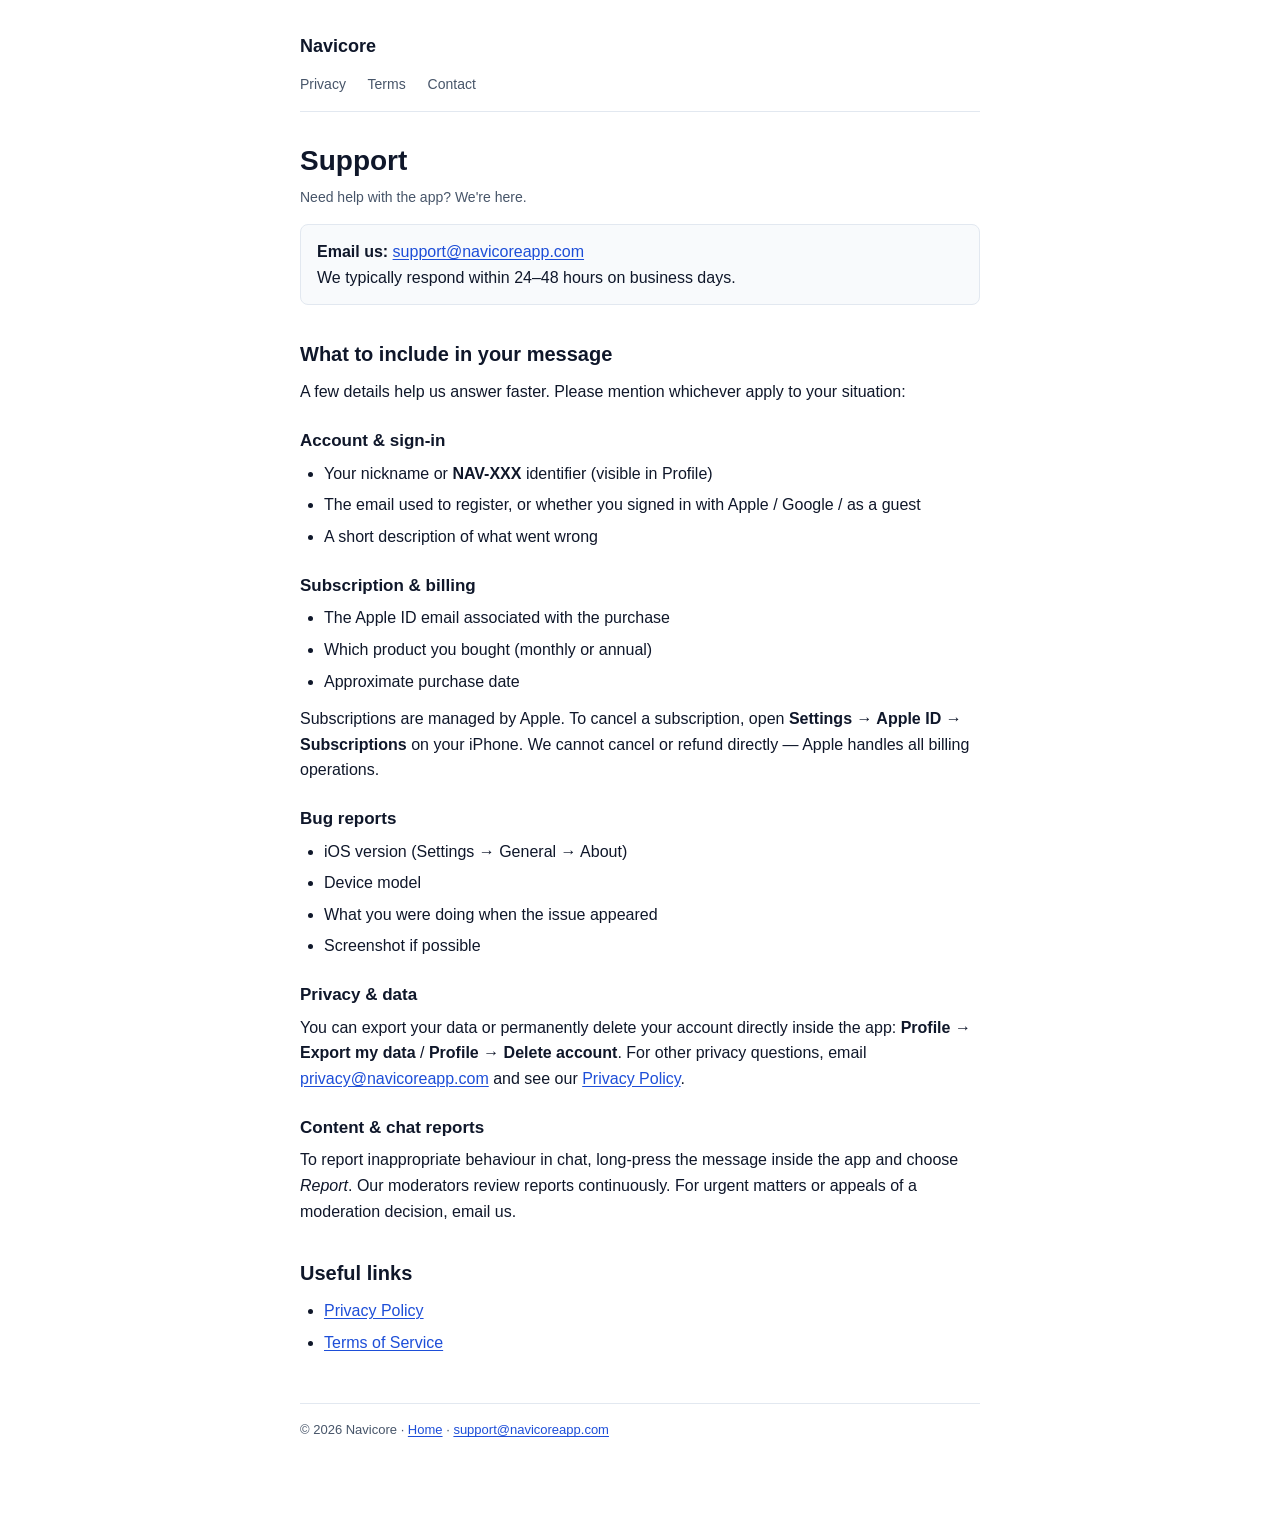
<file: en/support.html>
<!doctype html>
<html lang="en">
<head>
  <meta charset="utf-8">
  <meta name="viewport" content="width=device-width, initial-scale=1">
  <title>Support — Navicore</title>
  <link rel="stylesheet" href="/style.css">
</head>
<body>
  <main class="container">
    <header>
      <a class="brand" href="/">Navicore</a>
      <nav>
        <a href="/en/privacy">Privacy</a>
        <a href="/en/terms">Terms</a>
        <a href="mailto:support@navicoreapp.com">Contact</a>
      </nav>
    </header>

    <h1>Support</h1>
    <p class="meta">Need help with the app? We're here.</p>

    <div class="callout">
      <strong>Email us:</strong>
      <a href="mailto:support@navicoreapp.com">support@navicoreapp.com</a><br>
      We typically respond within 24&ndash;48 hours on business days.
    </div>

    <h2>What to include in your message</h2>
    <p>
      A few details help us answer faster. Please mention whichever apply
      to your situation:
    </p>

    <h3>Account &amp; sign-in</h3>
    <ul>
      <li>Your nickname or <strong>NAV-XXX</strong> identifier (visible in Profile)</li>
      <li>The email used to register, or whether you signed in with Apple / Google / as a guest</li>
      <li>A short description of what went wrong</li>
    </ul>

    <h3>Subscription &amp; billing</h3>
    <ul>
      <li>The Apple ID email associated with the purchase</li>
      <li>Which product you bought (monthly or annual)</li>
      <li>Approximate purchase date</li>
    </ul>
    <p>
      Subscriptions are managed by Apple. To cancel a subscription, open
      <strong>Settings &rarr; Apple ID &rarr; Subscriptions</strong> on your
      iPhone. We cannot cancel or refund directly &mdash; Apple handles all
      billing operations.
    </p>

    <h3>Bug reports</h3>
    <ul>
      <li>iOS version (Settings &rarr; General &rarr; About)</li>
      <li>Device model</li>
      <li>What you were doing when the issue appeared</li>
      <li>Screenshot if possible</li>
    </ul>

    <h3>Privacy &amp; data</h3>
    <p>
      You can export your data or permanently delete your account directly
      inside the app: <strong>Profile &rarr; Export my data</strong> /
      <strong>Profile &rarr; Delete account</strong>. For other privacy
      questions, email
      <a href="mailto:privacy@navicoreapp.com">privacy@navicoreapp.com</a>
      and see our <a href="/en/privacy">Privacy Policy</a>.
    </p>

    <h3>Content &amp; chat reports</h3>
    <p>
      To report inappropriate behaviour in chat, long-press the message
      inside the app and choose <em>Report</em>. Our moderators review
      reports continuously. For urgent matters or appeals of a moderation
      decision, email us.
    </p>

    <h2>Useful links</h2>
    <ul>
      <li><a href="/en/privacy">Privacy Policy</a></li>
      <li><a href="/en/terms">Terms of Service</a></li>
    </ul>

    <footer>
      &copy; 2026 Navicore &middot; <a href="/">Home</a> &middot;
      <a href="mailto:support@navicoreapp.com">support@navicoreapp.com</a>
    </footer>
  </main>
</body>
</html>
</file>
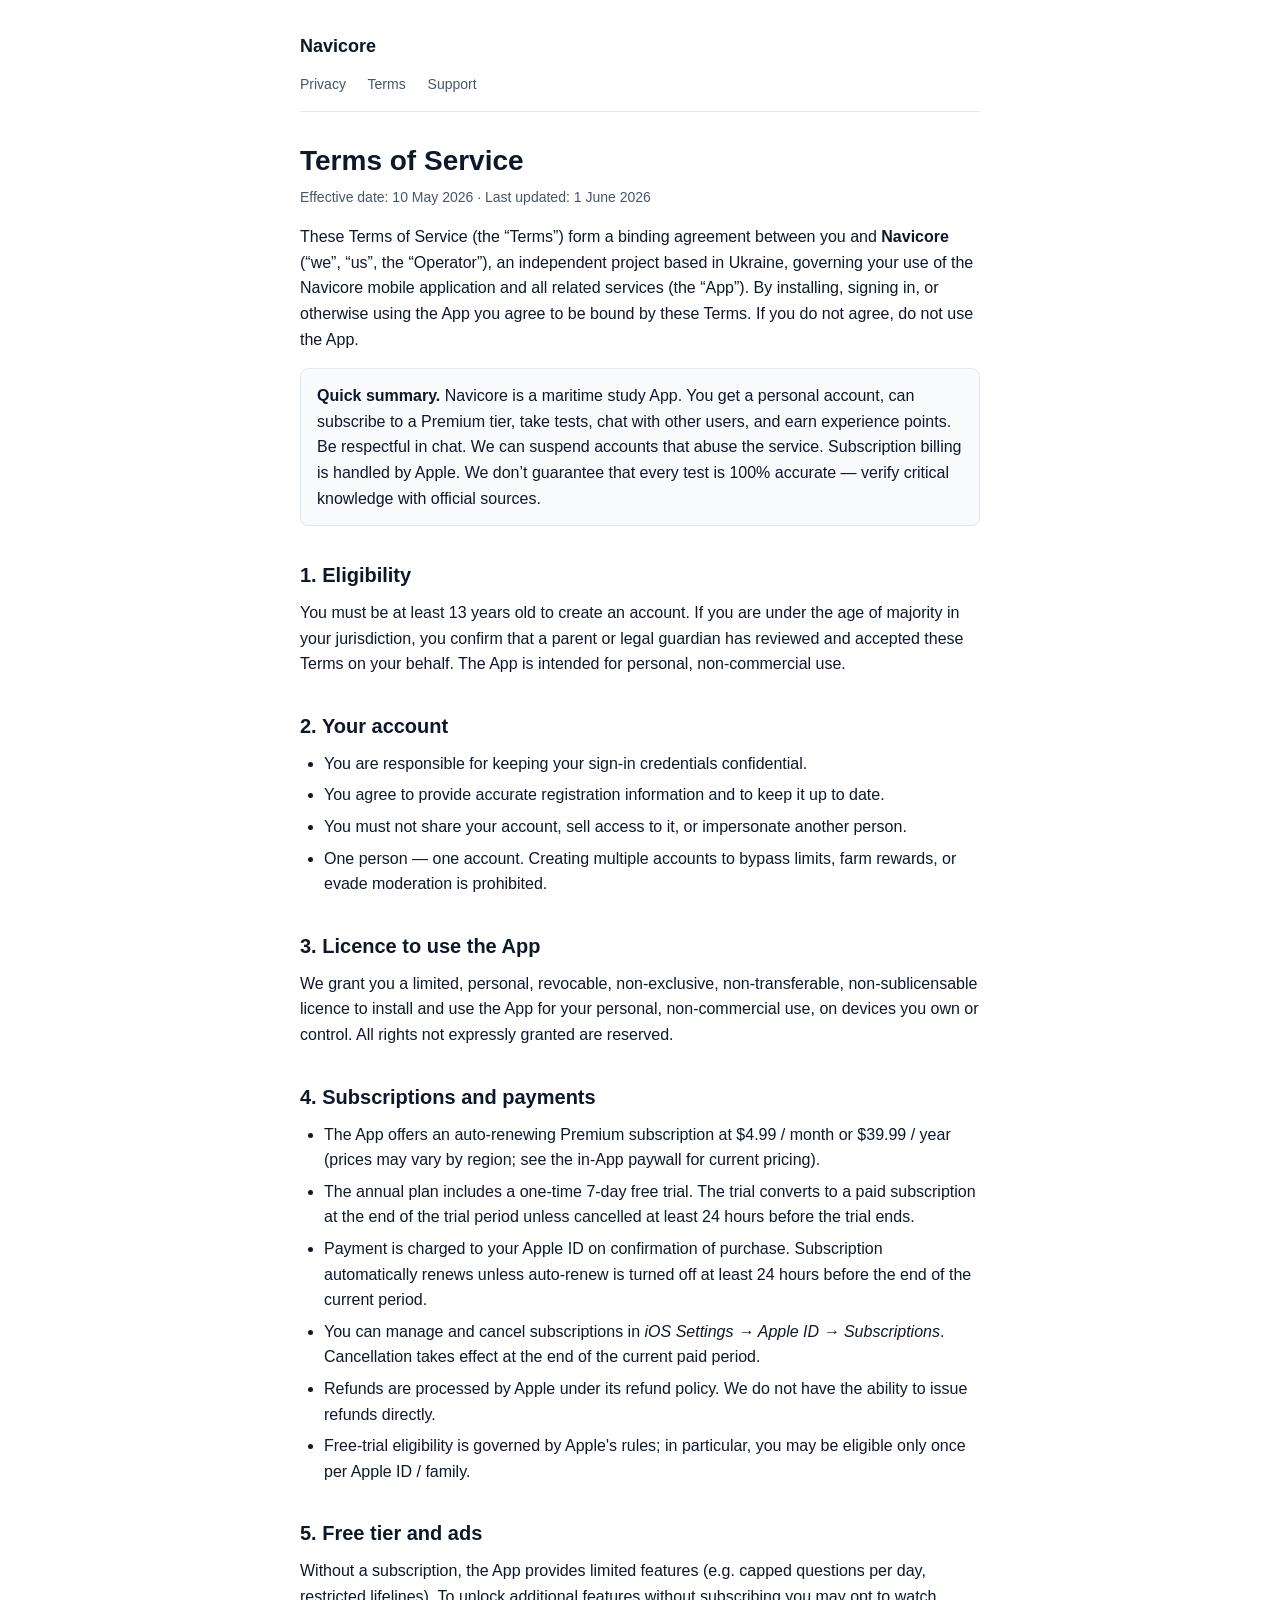
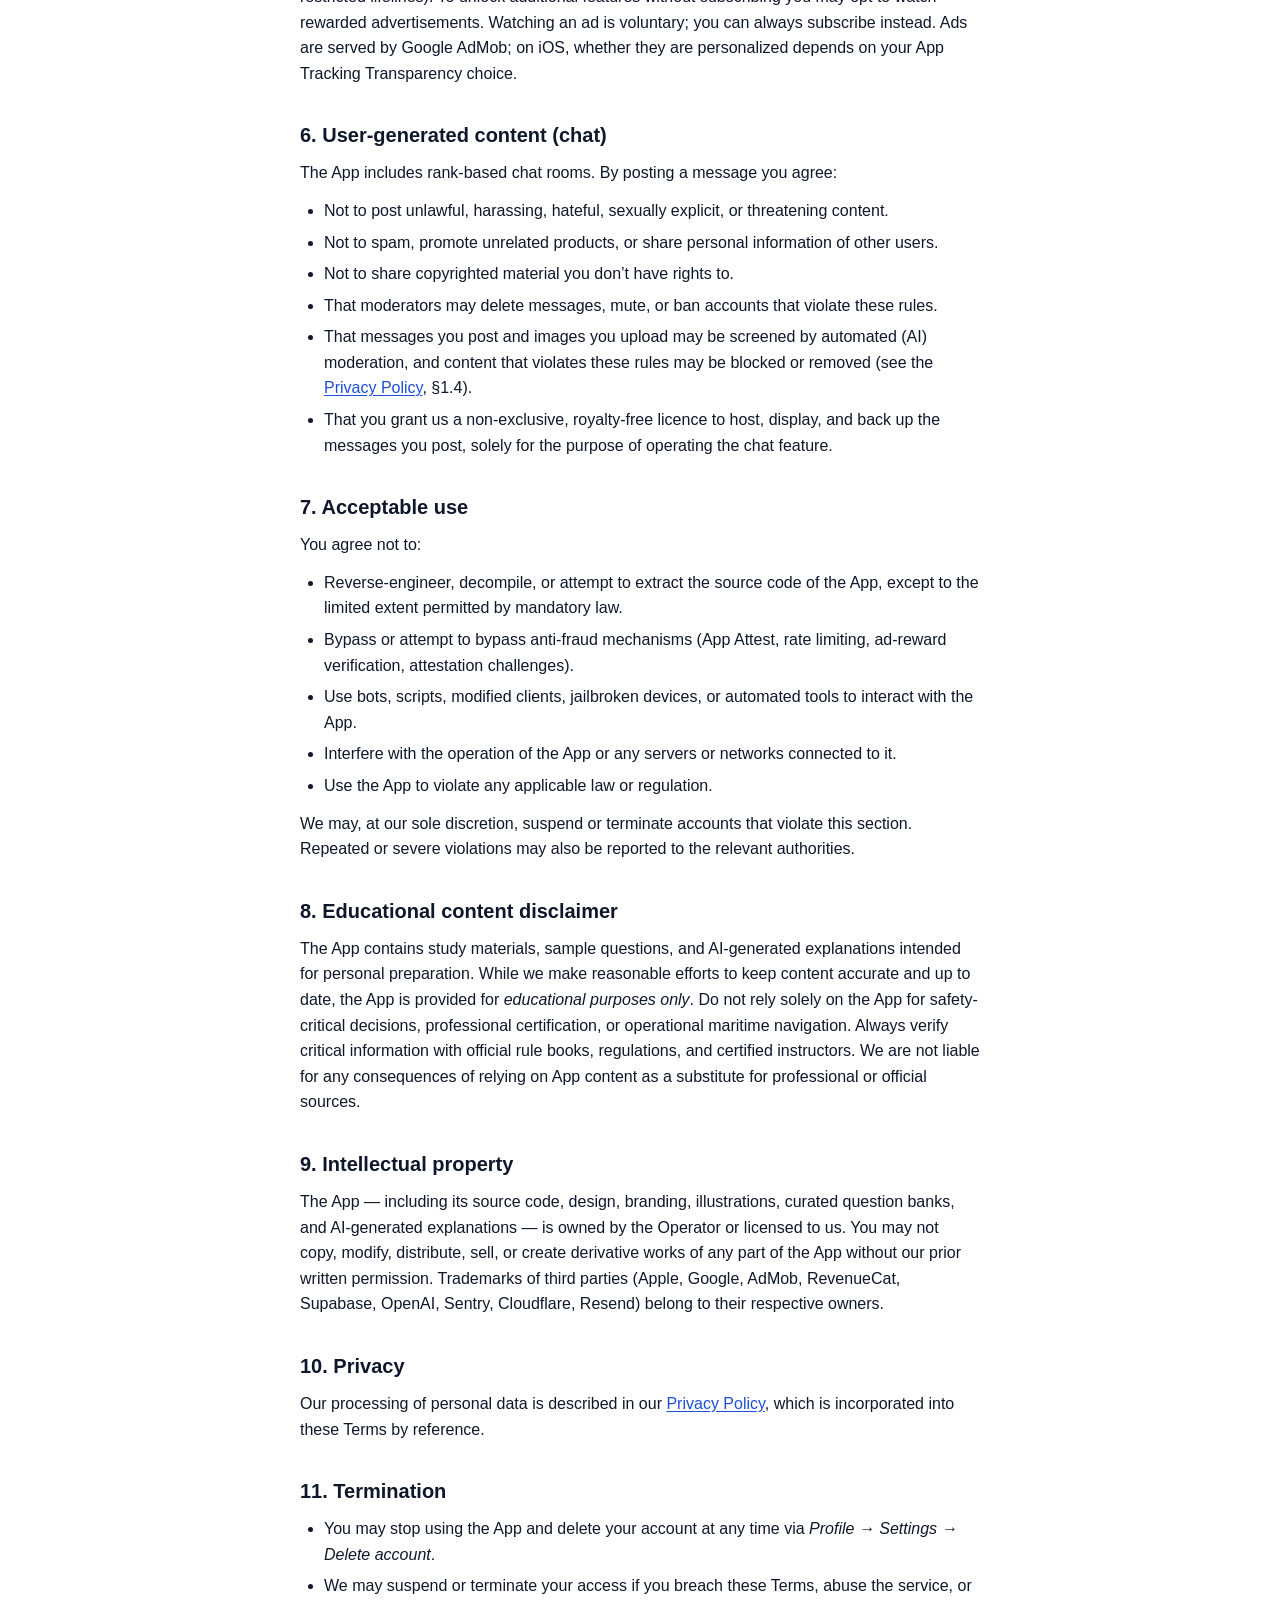
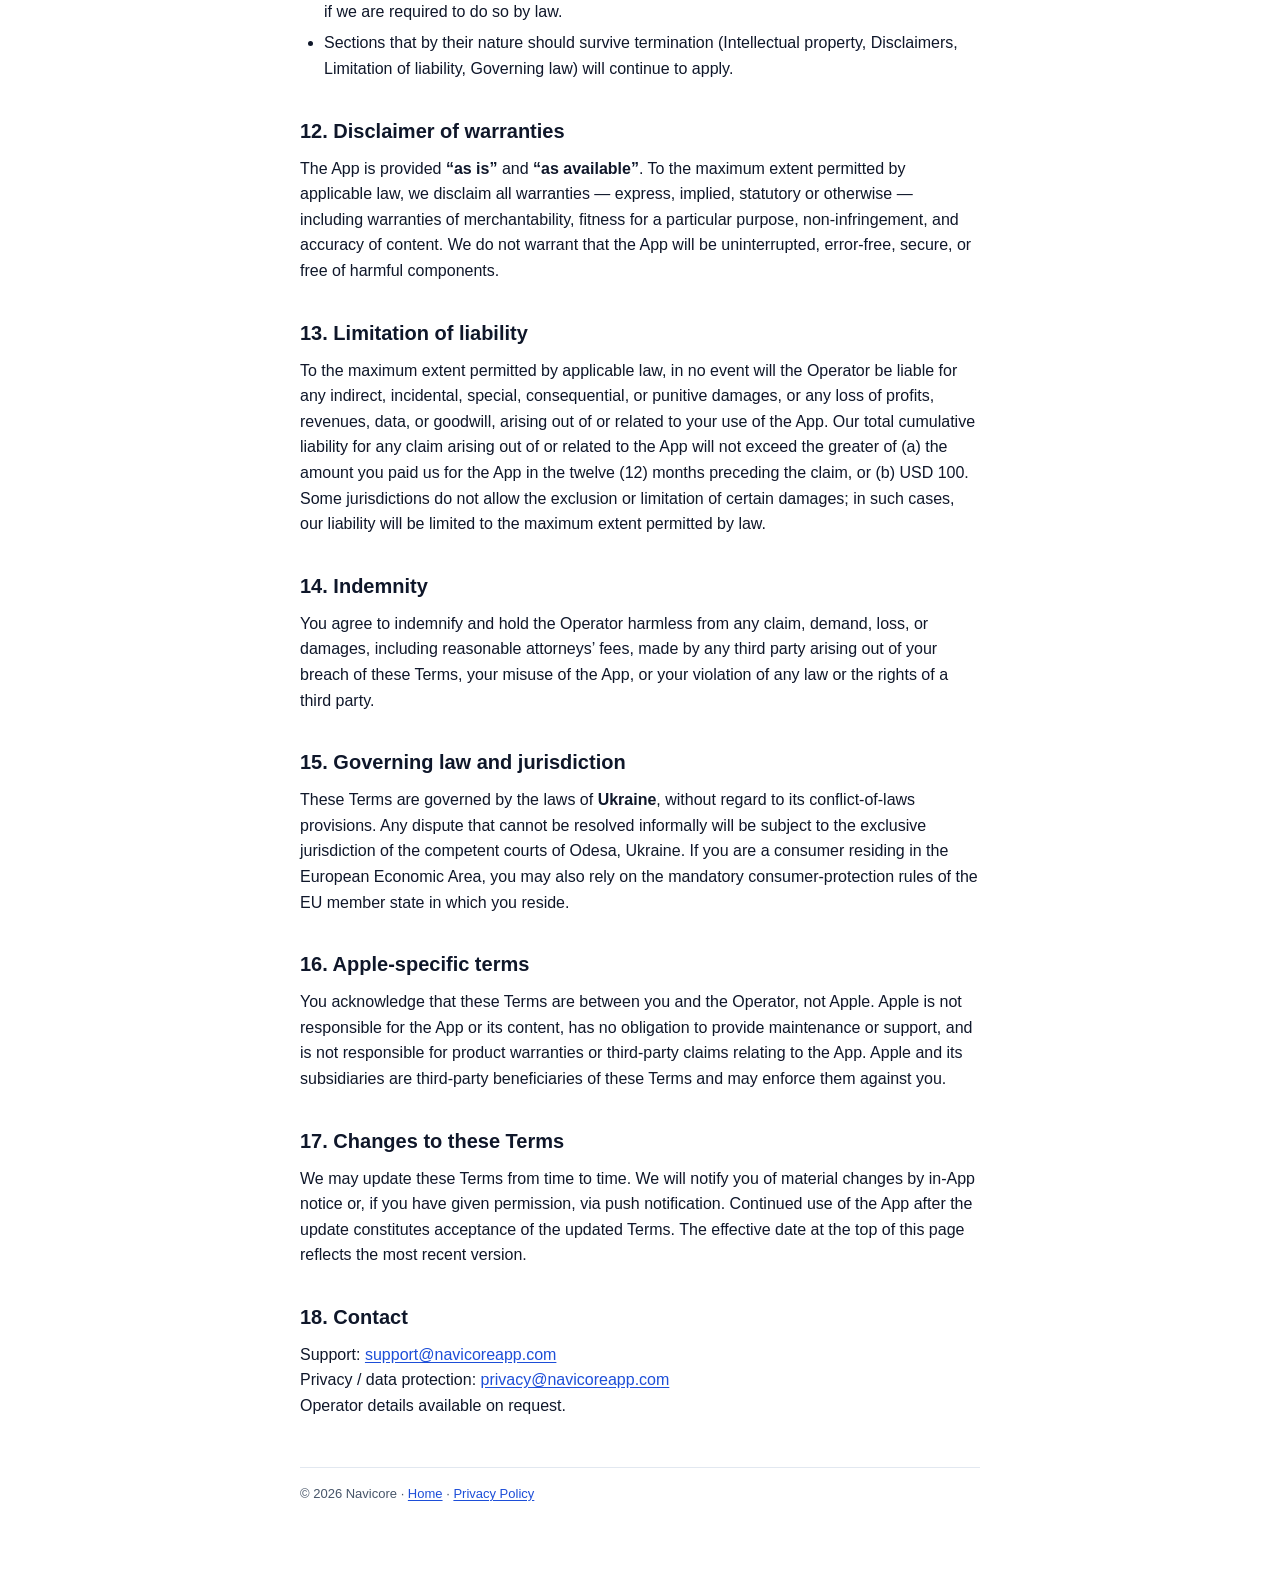
<file: en/terms.html>
<!doctype html>
<html lang="en">
<head>
  <meta charset="utf-8">
  <meta name="viewport" content="width=device-width, initial-scale=1">
  <title>Terms of Service — Navicore</title>
  <link rel="stylesheet" href="/style.css">
</head>
<body>
  <main class="container">
    <header>
      <a class="brand" href="/">Navicore</a>
      <nav>
        <a href="/en/privacy">Privacy</a>
        <a href="/en/terms">Terms</a>
        <a href="/en/support">Support</a>
      </nav>
    </header>

    <h1>Terms of Service</h1>
    <p class="meta">Effective date: 10 May 2026 · Last updated: 1 June 2026</p>

    <p>
      These Terms of Service (the “Terms”) form a binding agreement between
      you and <strong>Navicore</strong> (“we”, “us”, the “Operator”), an
      independent project based in Ukraine, governing your use of the
      Navicore mobile application and all related services (the “App”).
      By installing, signing in, or otherwise using the App you agree to be
      bound by these Terms. If you do not agree, do not use the App.
    </p>

    <div class="callout">
      <strong>Quick summary.</strong> Navicore is a maritime study App.
      You get a personal account, can subscribe to a Premium tier, take
      tests, chat with other users, and earn experience points. Be
      respectful in chat. We can suspend accounts that abuse the service.
      Subscription billing is handled by Apple. We don’t guarantee that
      every test is 100% accurate — verify critical knowledge with
      official sources.
    </div>

    <h2>1. Eligibility</h2>
    <p>
      You must be at least 13 years old to create an account. If you are
      under the age of majority in your jurisdiction, you confirm that a
      parent or legal guardian has reviewed and accepted these Terms on
      your behalf. The App is intended for personal, non-commercial use.
    </p>

    <h2>2. Your account</h2>
    <ul>
      <li>You are responsible for keeping your sign-in credentials confidential.</li>
      <li>You agree to provide accurate registration information and to keep it up to date.</li>
      <li>You must not share your account, sell access to it, or impersonate another person.</li>
      <li>One person — one account. Creating multiple accounts to bypass limits, farm rewards, or evade moderation is prohibited.</li>
    </ul>

    <h2>3. Licence to use the App</h2>
    <p>
      We grant you a limited, personal, revocable, non-exclusive,
      non-transferable, non-sublicensable licence to install and use the
      App for your personal, non-commercial use, on devices you own or
      control. All rights not expressly granted are reserved.
    </p>

    <h2>4. Subscriptions and payments</h2>
    <ul>
      <li>The App offers an auto-renewing Premium subscription at $4.99 / month or $39.99 / year (prices may vary by region; see the in-App paywall for current pricing).</li>
      <li>The annual plan includes a one-time 7-day free trial. The trial converts to a paid subscription at the end of the trial period unless cancelled at least 24 hours before the trial ends.</li>
      <li>Payment is charged to your Apple ID on confirmation of purchase. Subscription automatically renews unless auto-renew is turned off at least 24 hours before the end of the current period.</li>
      <li>You can manage and cancel subscriptions in <em>iOS Settings → Apple ID → Subscriptions</em>. Cancellation takes effect at the end of the current paid period.</li>
      <li>Refunds are processed by Apple under its refund policy. We do not have the ability to issue refunds directly.</li>
      <li>Free-trial eligibility is governed by Apple's rules; in particular, you may be eligible only once per Apple ID / family.</li>
    </ul>

    <h2>5. Free tier and ads</h2>
    <p>
      Without a subscription, the App provides limited features (e.g.
      capped questions per day, restricted lifelines). To unlock additional
      features without subscribing you may opt to watch rewarded
      advertisements. Watching an ad is voluntary; you can always
      subscribe instead. Ads are served by Google AdMob; on iOS, whether
      they are personalized depends on your App Tracking Transparency
      choice.
    </p>

    <h2>6. User-generated content (chat)</h2>
    <p>
      The App includes rank-based chat rooms. By posting a message you
      agree:
    </p>
    <ul>
      <li>Not to post unlawful, harassing, hateful, sexually explicit, or threatening content.</li>
      <li>Not to spam, promote unrelated products, or share personal information of other users.</li>
      <li>Not to share copyrighted material you don’t have rights to.</li>
      <li>That moderators may delete messages, mute, or ban accounts that violate these rules.</li>
      <li>That messages you post and images you upload may be screened by automated (AI) moderation, and content that violates these rules may be blocked or removed (see the <a href="/en/privacy">Privacy Policy</a>, §1.4).</li>
      <li>That you grant us a non-exclusive, royalty-free licence to host, display, and back up the messages you post, solely for the purpose of operating the chat feature.</li>
    </ul>

    <h2>7. Acceptable use</h2>
    <p>You agree not to:</p>
    <ul>
      <li>Reverse-engineer, decompile, or attempt to extract the source code of the App, except to the limited extent permitted by mandatory law.</li>
      <li>Bypass or attempt to bypass anti-fraud mechanisms (App Attest, rate limiting, ad-reward verification, attestation challenges).</li>
      <li>Use bots, scripts, modified clients, jailbroken devices, or automated tools to interact with the App.</li>
      <li>Interfere with the operation of the App or any servers or networks connected to it.</li>
      <li>Use the App to violate any applicable law or regulation.</li>
    </ul>
    <p>
      We may, at our sole discretion, suspend or terminate accounts that
      violate this section. Repeated or severe violations may also be
      reported to the relevant authorities.
    </p>

    <h2>8. Educational content disclaimer</h2>
    <p>
      The App contains study materials, sample questions, and AI-generated
      explanations intended for personal preparation. While we make
      reasonable efforts to keep content accurate and up to date, the App
      is provided for <em>educational purposes only</em>. Do not rely
      solely on the App for safety-critical decisions, professional
      certification, or operational maritime navigation. Always verify
      critical information with official rule books, regulations, and
      certified instructors. We are not liable for any consequences of
      relying on App content as a substitute for professional or official
      sources.
    </p>

    <h2>9. Intellectual property</h2>
    <p>
      The App — including its source code, design, branding, illustrations,
      curated question banks, and AI-generated explanations — is owned by
      the Operator or licensed to us. You may not copy, modify, distribute,
      sell, or create derivative works of any part of the App without our
      prior written permission. Trademarks of third parties (Apple, Google,
      AdMob, RevenueCat, Supabase, OpenAI, Sentry, Cloudflare, Resend) belong to
      their respective owners.
    </p>

    <h2>10. Privacy</h2>
    <p>
      Our processing of personal data is described in our
      <a href="/en/privacy">Privacy Policy</a>, which is incorporated
      into these Terms by reference.
    </p>

    <h2>11. Termination</h2>
    <ul>
      <li>You may stop using the App and delete your account at any time via <em>Profile → Settings → Delete account</em>.</li>
      <li>We may suspend or terminate your access if you breach these Terms, abuse the service, or if we are required to do so by law.</li>
      <li>Sections that by their nature should survive termination (Intellectual property, Disclaimers, Limitation of liability, Governing law) will continue to apply.</li>
    </ul>

    <h2>12. Disclaimer of warranties</h2>
    <p>
      The App is provided <strong>“as is”</strong> and <strong>“as available”</strong>.
      To the maximum extent permitted by applicable law, we disclaim all
      warranties — express, implied, statutory or otherwise — including
      warranties of merchantability, fitness for a particular purpose,
      non-infringement, and accuracy of content. We do not warrant that the
      App will be uninterrupted, error-free, secure, or free of harmful
      components.
    </p>

    <h2>13. Limitation of liability</h2>
    <p>
      To the maximum extent permitted by applicable law, in no event will
      the Operator be liable for any indirect, incidental, special,
      consequential, or punitive damages, or any loss of profits, revenues,
      data, or goodwill, arising out of or related to your use of the App.
      Our total cumulative liability for any claim arising out of or
      related to the App will not exceed the greater of (a) the amount you
      paid us for the App in the twelve (12) months preceding the claim,
      or (b) USD 100. Some jurisdictions do not allow the exclusion or
      limitation of certain damages; in such cases, our liability will be
      limited to the maximum extent permitted by law.
    </p>

    <h2>14. Indemnity</h2>
    <p>
      You agree to indemnify and hold the Operator harmless from any
      claim, demand, loss, or damages, including reasonable attorneys’
      fees, made by any third party arising out of your breach of these
      Terms, your misuse of the App, or your violation of any law or the
      rights of a third party.
    </p>

    <h2>15. Governing law and jurisdiction</h2>
    <p>
      These Terms are governed by the laws of <strong>Ukraine</strong>,
      without regard to its conflict-of-laws provisions. Any dispute that
      cannot be resolved informally will be subject to the exclusive
      jurisdiction of the competent courts of Odesa, Ukraine. If you are a
      consumer residing in the European Economic Area, you may also rely
      on the mandatory consumer-protection rules of the EU member state in
      which you reside.
    </p>

    <h2>16. Apple-specific terms</h2>
    <p>
      You acknowledge that these Terms are between you and the Operator,
      not Apple. Apple is not responsible for the App or its content, has
      no obligation to provide maintenance or support, and is not
      responsible for product warranties or third-party claims relating
      to the App. Apple and its subsidiaries are third-party beneficiaries
      of these Terms and may enforce them against you.
    </p>

    <h2>17. Changes to these Terms</h2>
    <p>
      We may update these Terms from time to time. We will notify you of
      material changes by in-App notice or, if you have given permission,
      via push notification. Continued use of the App after the update
      constitutes acceptance of the updated Terms. The effective date at
      the top of this page reflects the most recent version.
    </p>

    <h2>18. Contact</h2>
    <p>
      Support: <a href="mailto:support@navicoreapp.com">support@navicoreapp.com</a><br>
      Privacy / data protection: <a href="mailto:privacy@navicoreapp.com">privacy@navicoreapp.com</a><br>
      Operator details available on request.
    </p>

    <footer>
      © 2026 Navicore · <a href="/">Home</a> ·
      <a href="/en/privacy">Privacy Policy</a>
    </footer>
  </main>
</body>
</html>
</file>
<file: style.css>
:root {
  --fg: #0f172a;
  --muted: #475569;
  --bg: #ffffff;
  --card: #f8fafc;
  --border: #e2e8f0;
  --link: #1d4ed8;
  --link-hover: #1e40af;
  --max-w: 720px;
  --radius: 8px;
}
@media (prefers-color-scheme: dark) {
  :root {
    --fg: #e2e8f0;
    --muted: #94a3b8;
    --bg: #0f172a;
    --card: #1e293b;
    --border: #334155;
    --link: #60a5fa;
    --link-hover: #93c5fd;
  }
}
* { box-sizing: border-box; }
html, body { margin: 0; padding: 0; }
body {
  font: 16px/1.6 -apple-system, BlinkMacSystemFont, "Segoe UI", Roboto, "Helvetica Neue", Arial, sans-serif;
  color: var(--fg);
  background: var(--bg);
  -webkit-font-smoothing: antialiased;
  text-rendering: optimizeLegibility;
}
.container {
  max-width: var(--max-w);
  margin: 0 auto;
  padding: 32px 20px 80px;
}
/* Two-row header, stable across languages:
   row 1 = brand (left) + language switcher (right) — both always short;
   row 2 = nav, full width, left-aligned (никогда не упирается в langs). */
header {
  border-bottom: 1px solid var(--border);
  padding-bottom: 16px;
  margin-bottom: 32px;
  display: flex;
  flex-wrap: wrap;
  align-items: baseline;
  gap: 12px 16px;
}
header .brand {
  order: 1;
  font-weight: 600;
  font-size: 18px;
  color: var(--fg);
  text-decoration: none;
}
.langs { order: 2; margin-left: auto; font-size: 13px; white-space: nowrap; }
.langs a { margin-left: 12px; color: var(--muted); text-decoration: none; text-transform: uppercase; letter-spacing: .5px; }
.langs a:first-child { margin-left: 0; }
.langs a:hover { color: var(--link); }
.langs a.active { color: var(--fg); font-weight: 600; }
header nav { order: 3; flex-basis: 100%; font-size: 14px; }
header nav a { margin-right: 18px; color: var(--muted); text-decoration: none; }
header nav a:last-child { margin-right: 0; }
header nav a:hover { color: var(--link); }
h1 { font-size: 28px; line-height: 1.2; margin: 0 0 8px; }
h2 { font-size: 20px; line-height: 1.3; margin: 36px 0 12px; }
h3 { font-size: 17px; line-height: 1.4; margin: 24px 0 8px; }
p, ul, ol { margin: 0 0 12px; }
ul, ol { padding-left: 24px; }
li { margin-bottom: 6px; }
strong { color: var(--fg); }
a { color: var(--link); text-decoration: underline; text-underline-offset: 2px; }
a:hover { color: var(--link-hover); }
code {
  background: var(--card);
  border: 1px solid var(--border);
  padding: 2px 6px;
  border-radius: 4px;
  font-family: ui-monospace, SFMono-Regular, "SF Mono", Menlo, monospace;
  font-size: 0.92em;
}
.meta { color: var(--muted); font-size: 14px; margin-bottom: 16px; }
.callout {
  background: var(--card);
  border: 1px solid var(--border);
  border-radius: var(--radius);
  padding: 14px 16px;
  margin: 16px 0;
}
table {
  width: 100%;
  border-collapse: collapse;
  margin: 16px 0;
  font-size: 14px;
}
th, td {
  border: 1px solid var(--border);
  padding: 10px 12px;
  text-align: left;
  vertical-align: top;
}
th { background: var(--card); font-weight: 600; }
footer {
  margin-top: 48px;
  padding-top: 16px;
  border-top: 1px solid var(--border);
  color: var(--muted);
  font-size: 13px;
}
</file>
